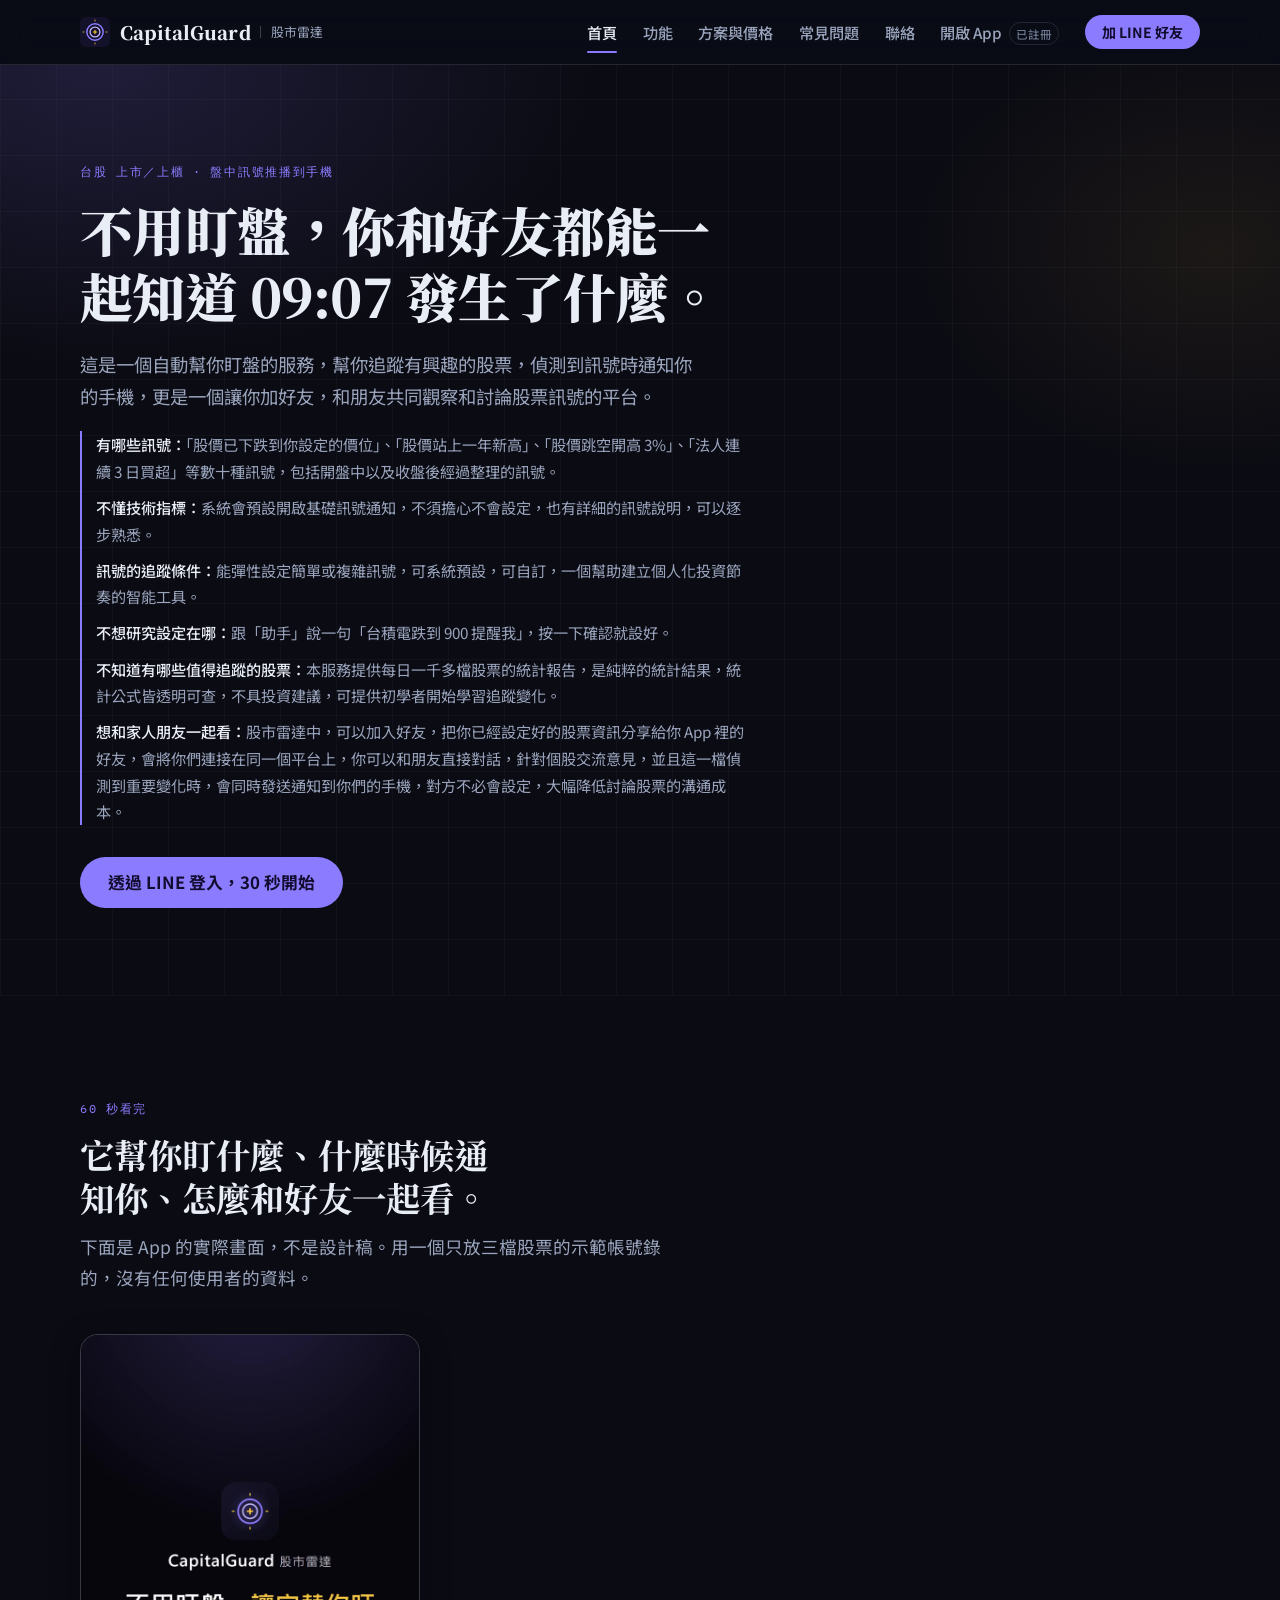
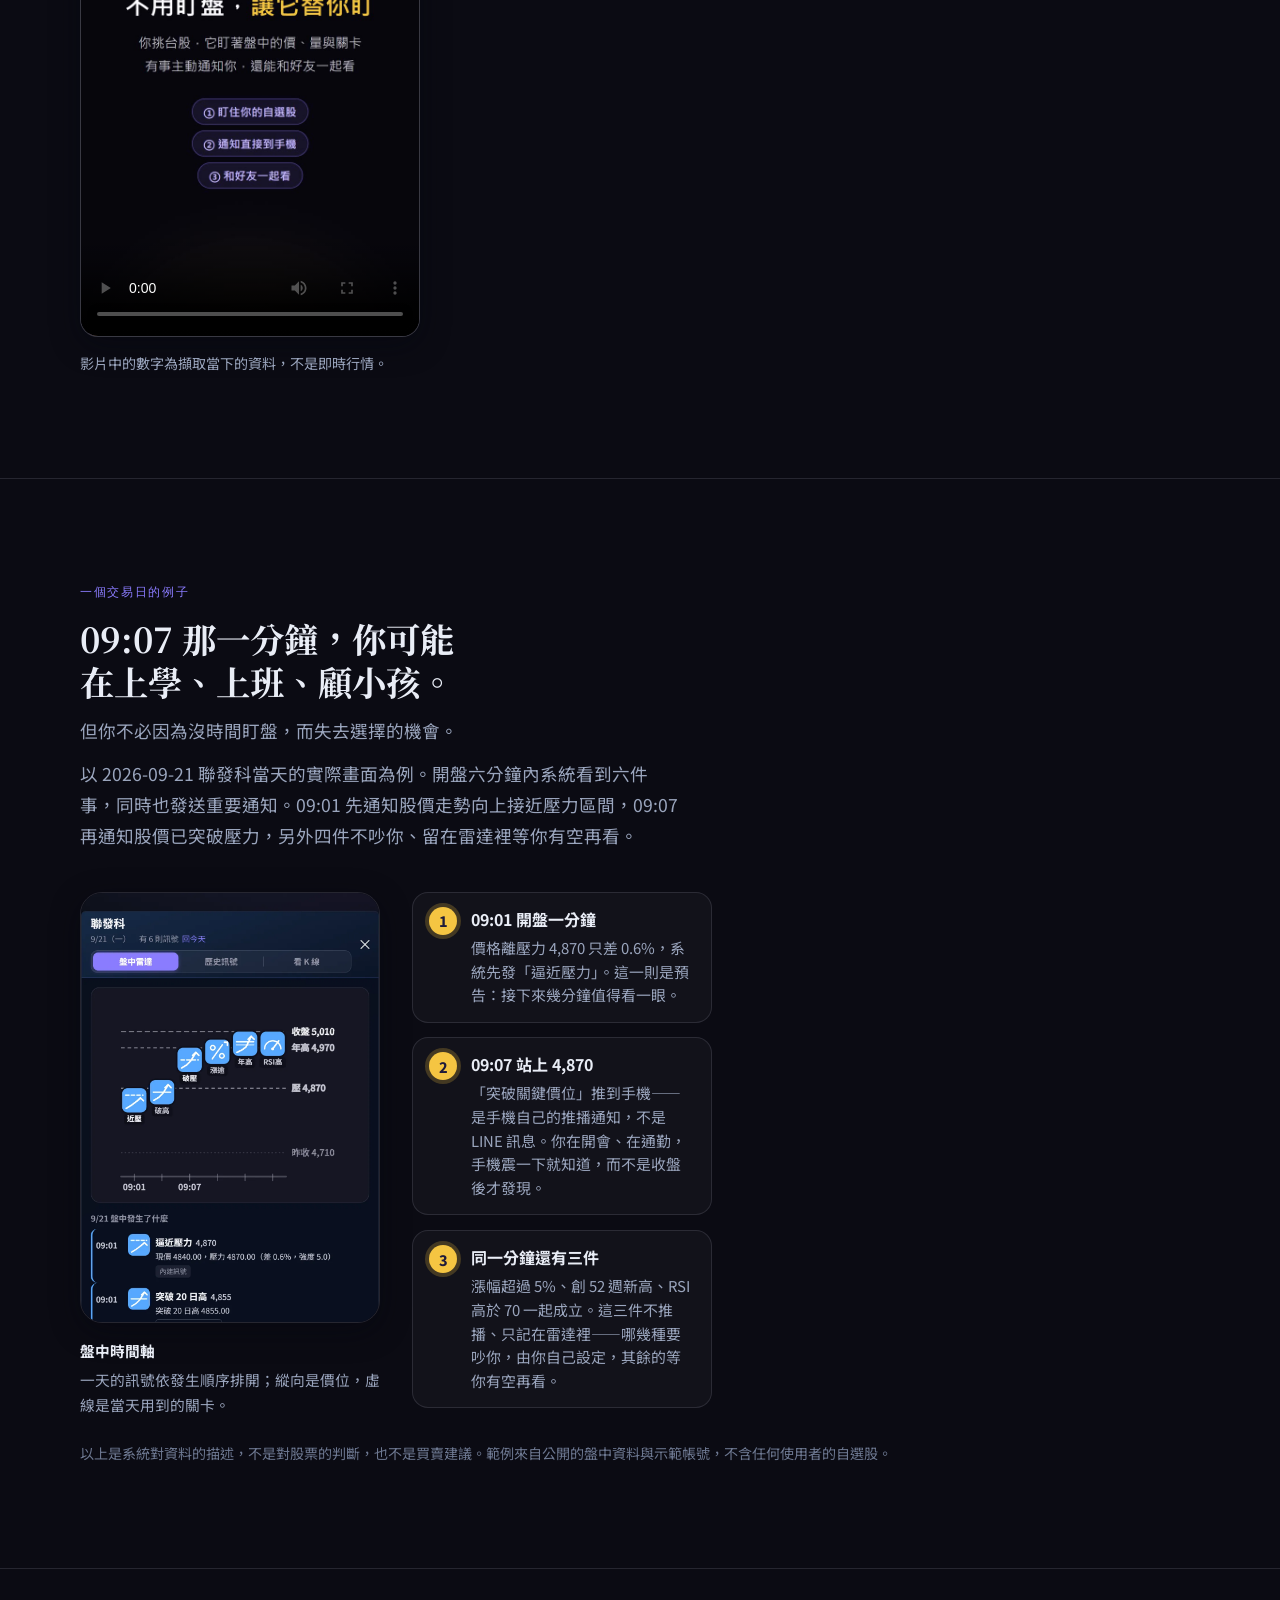
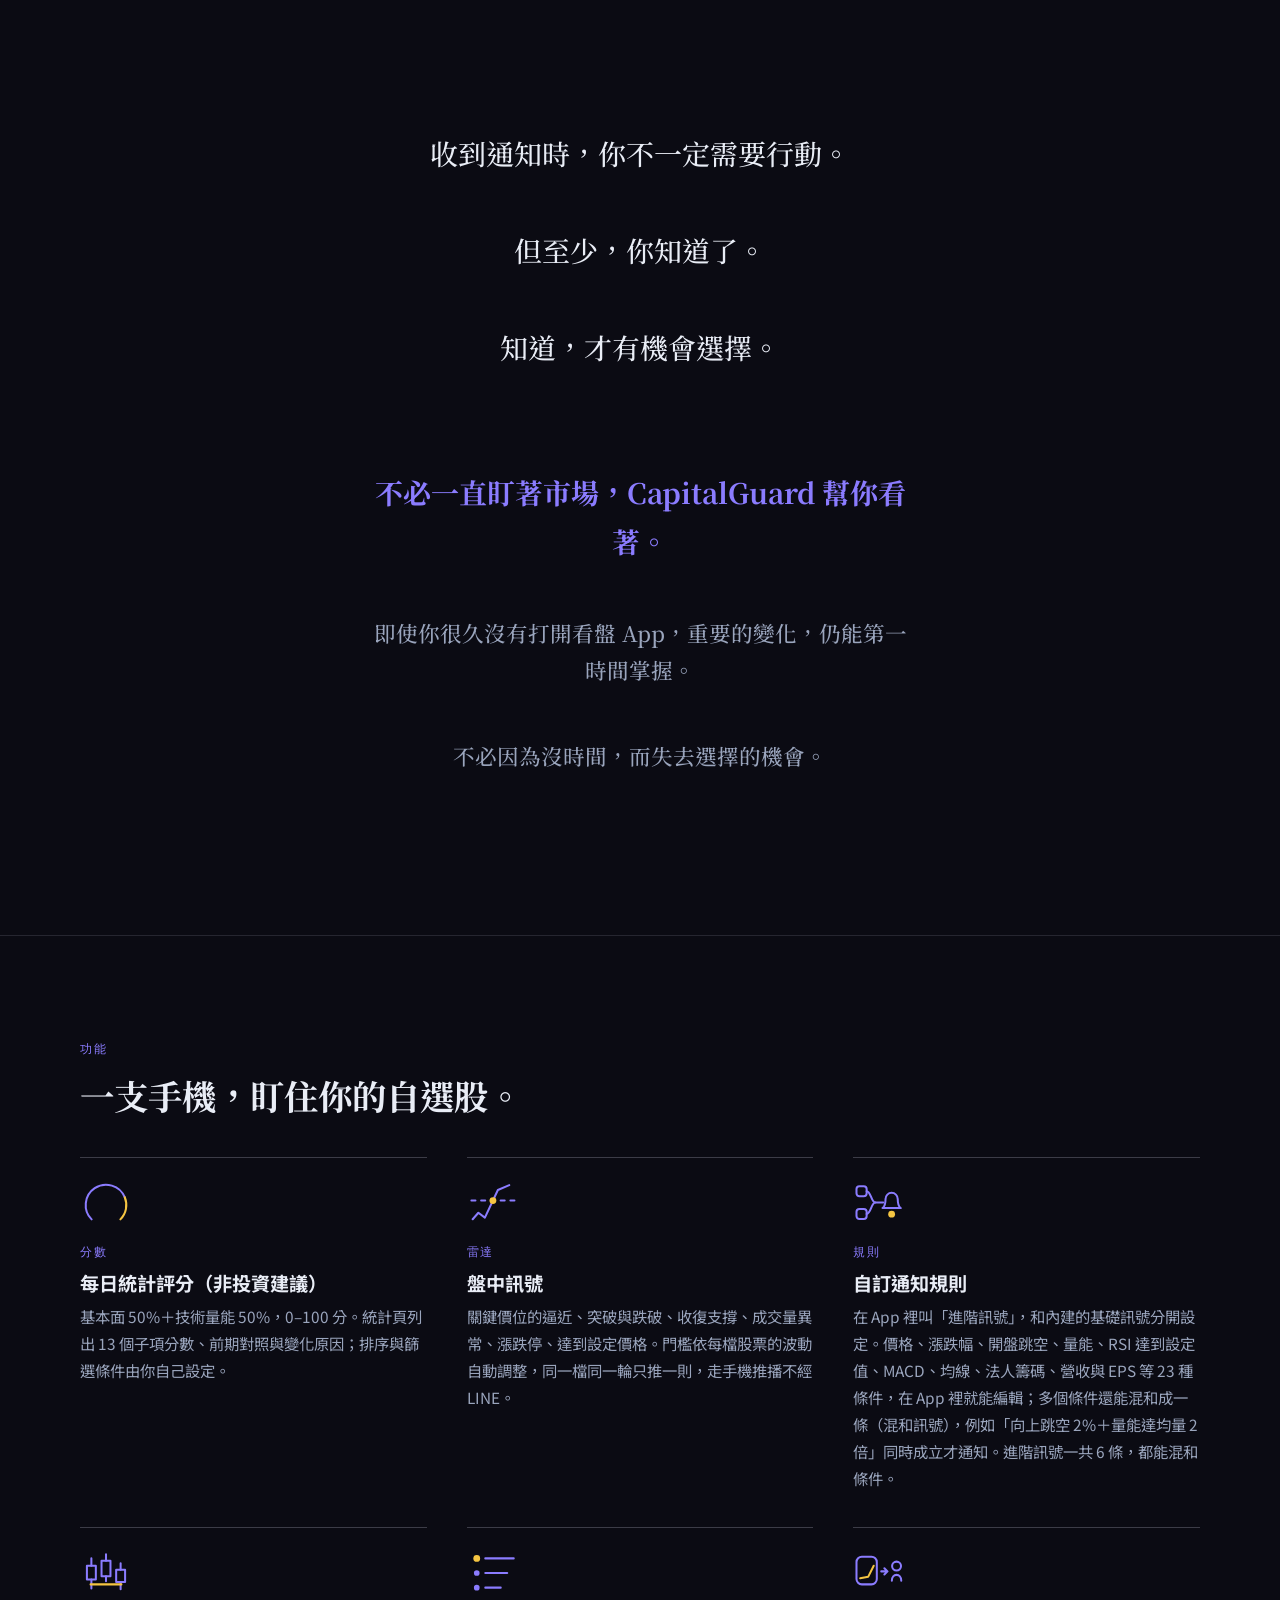
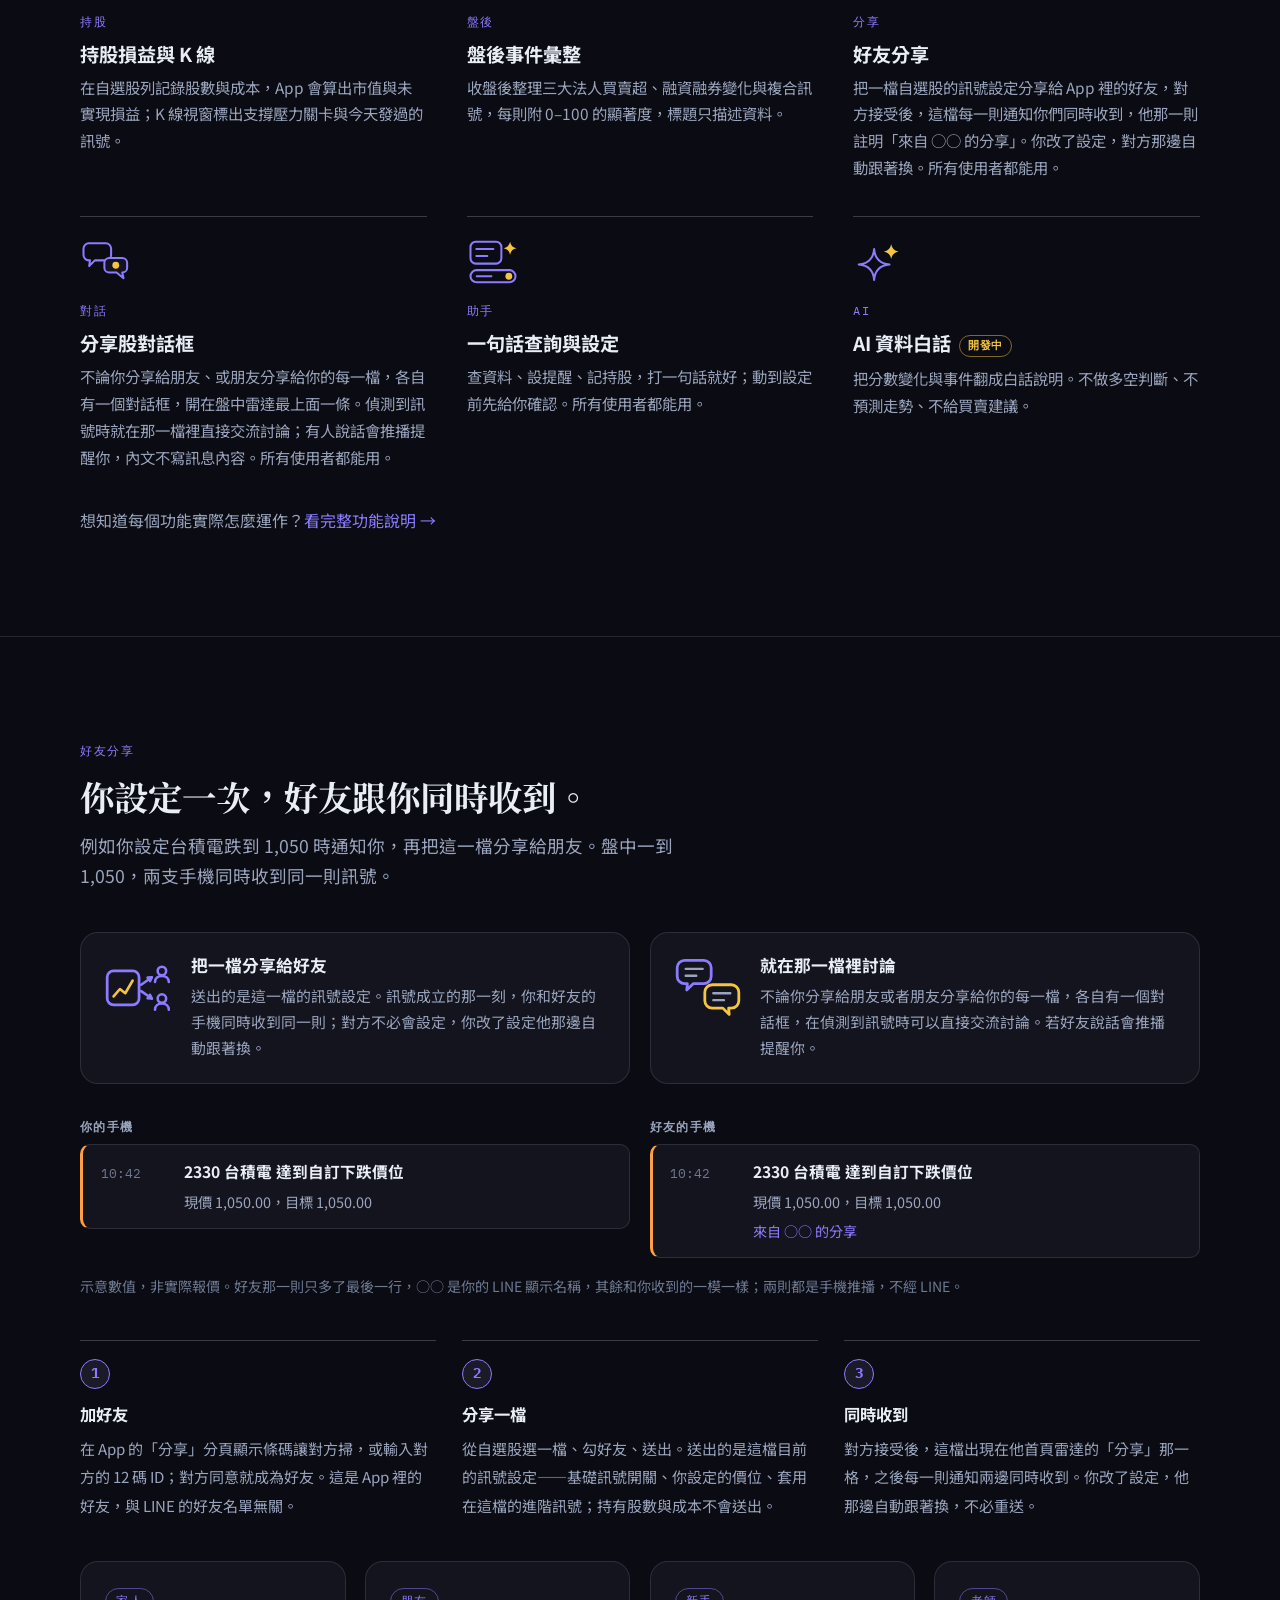
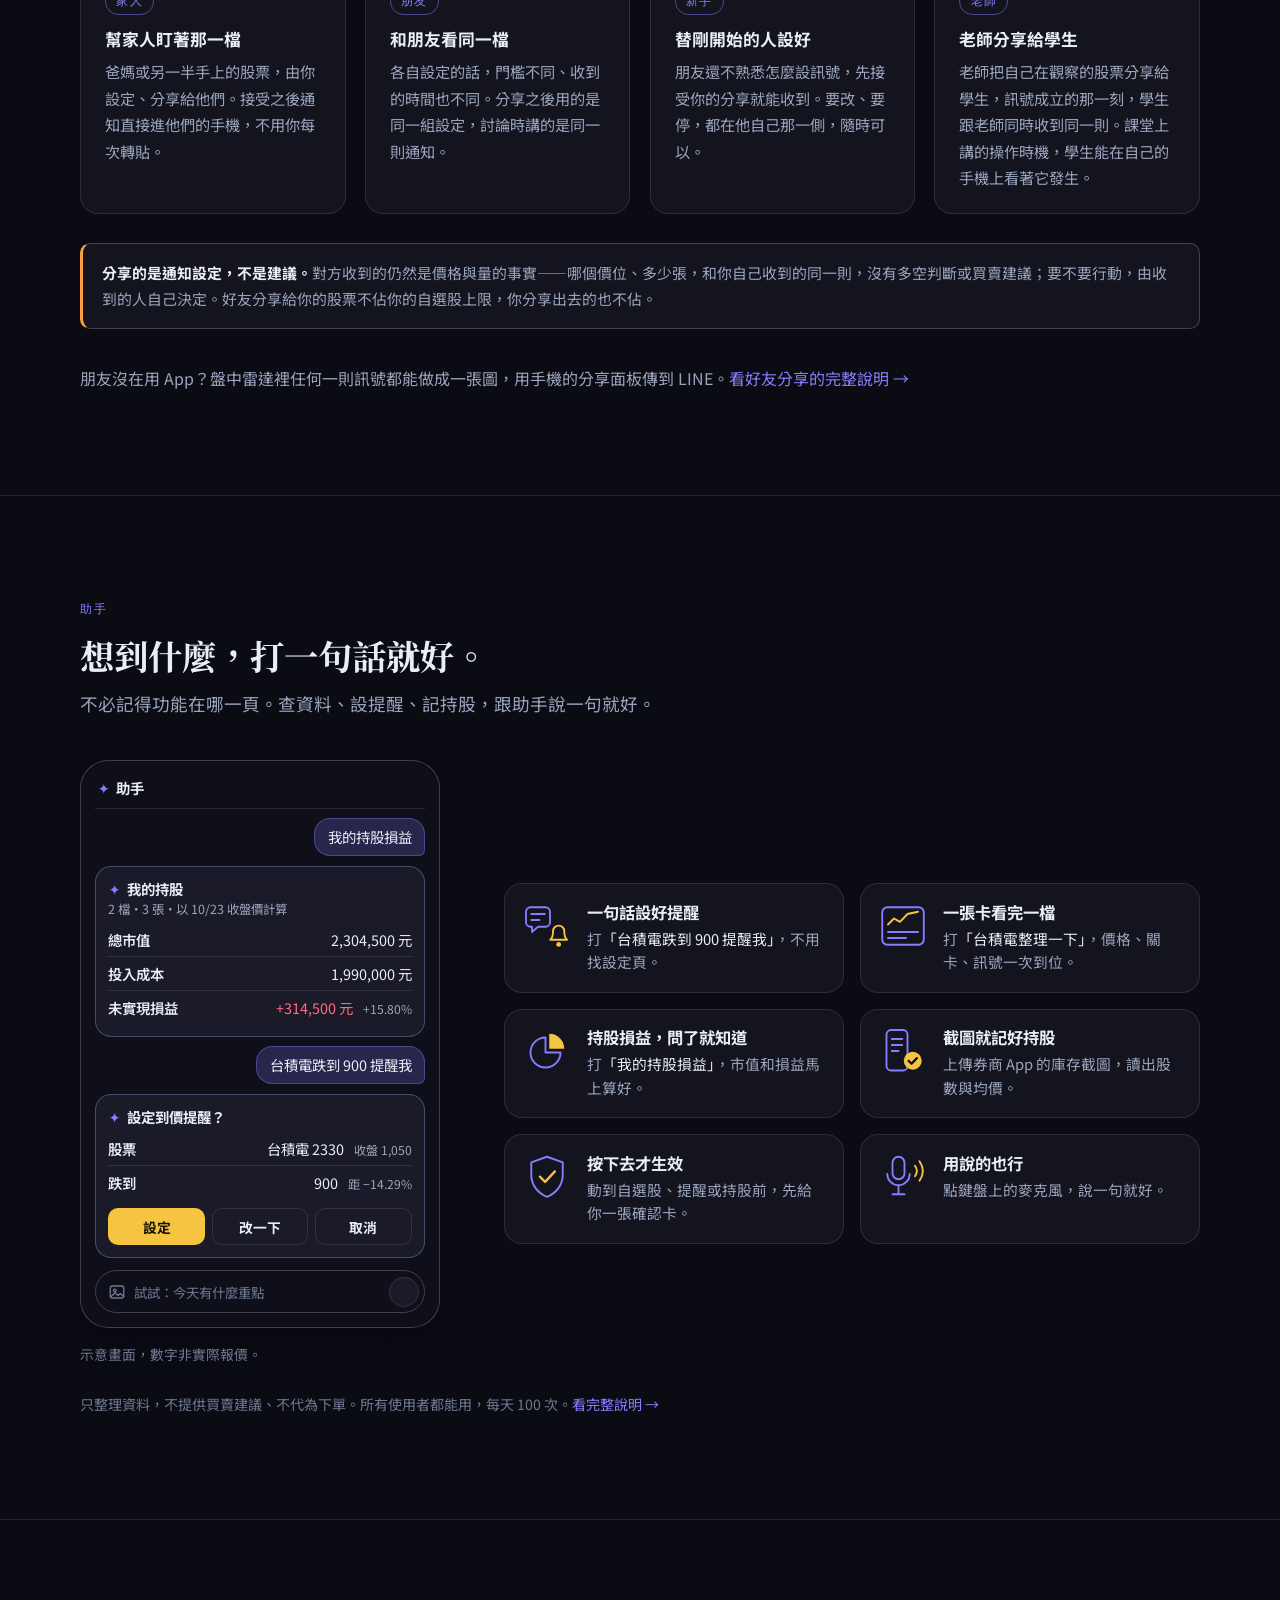
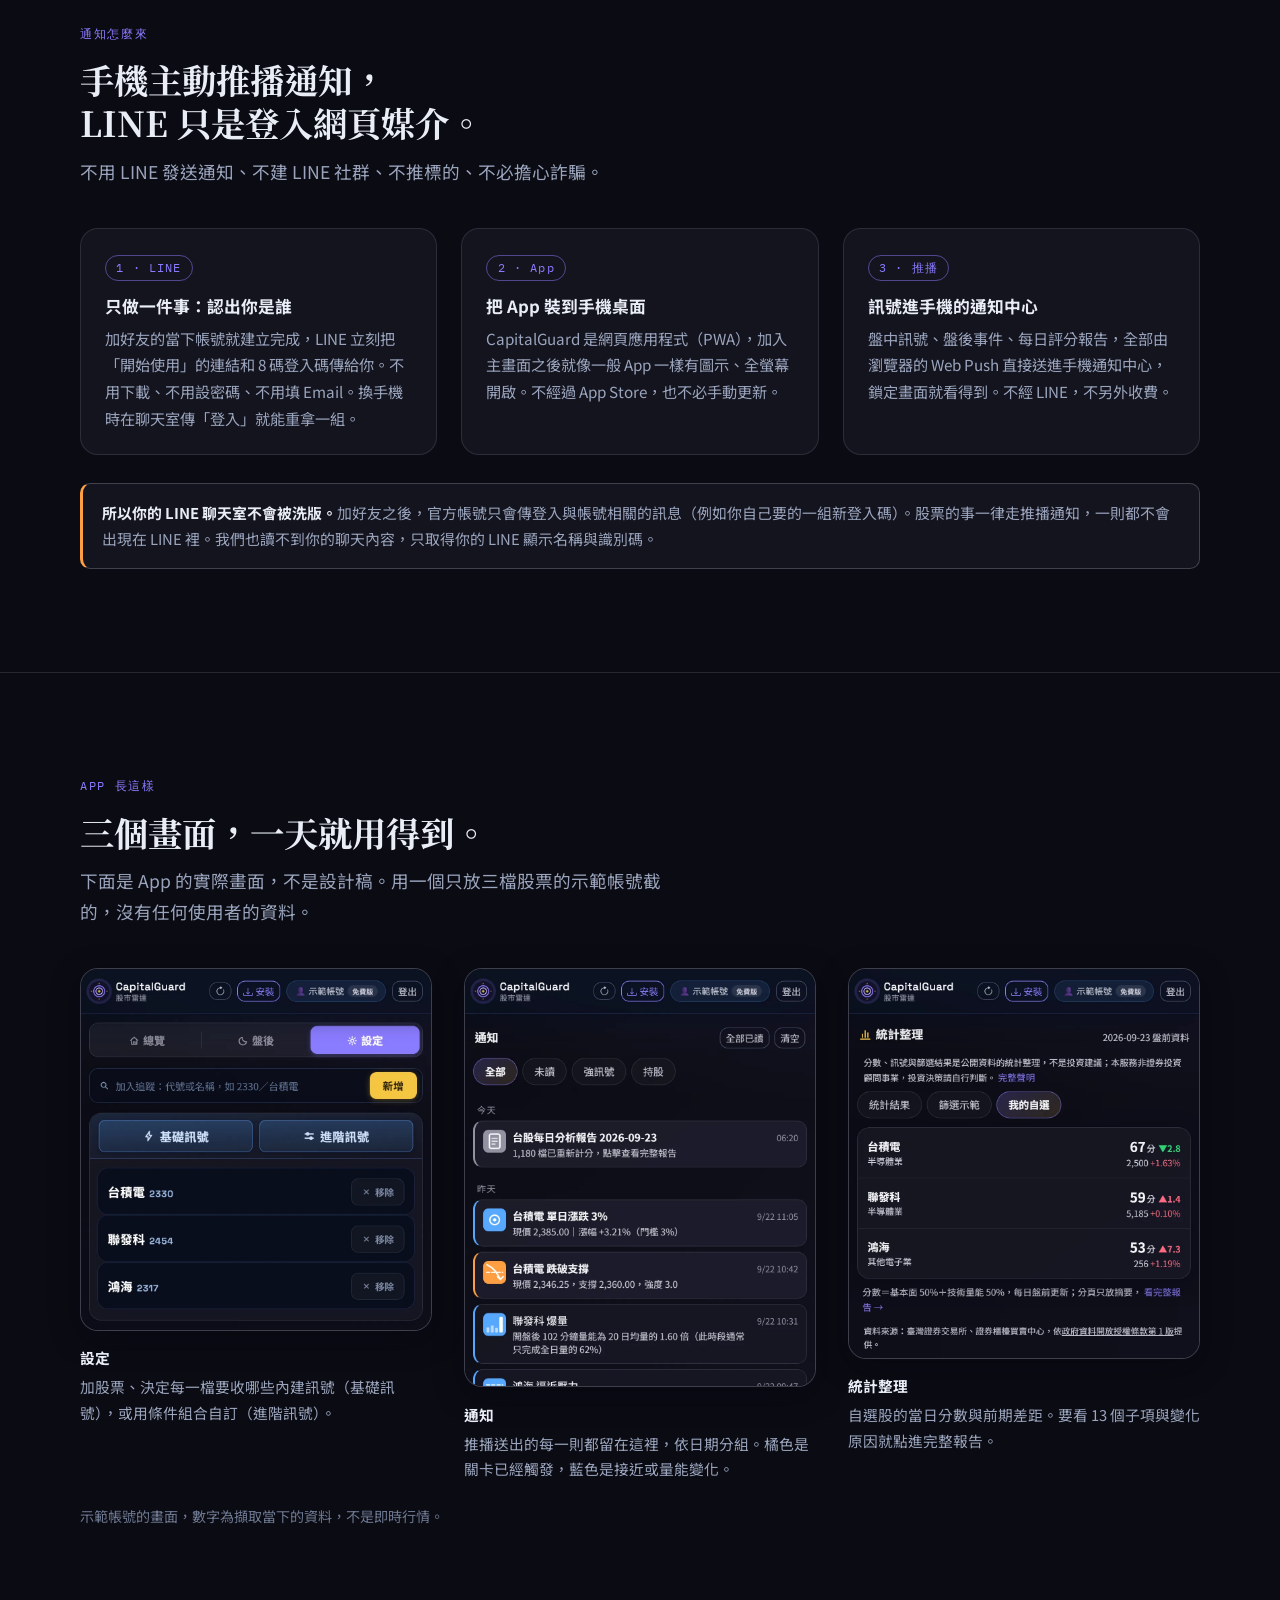
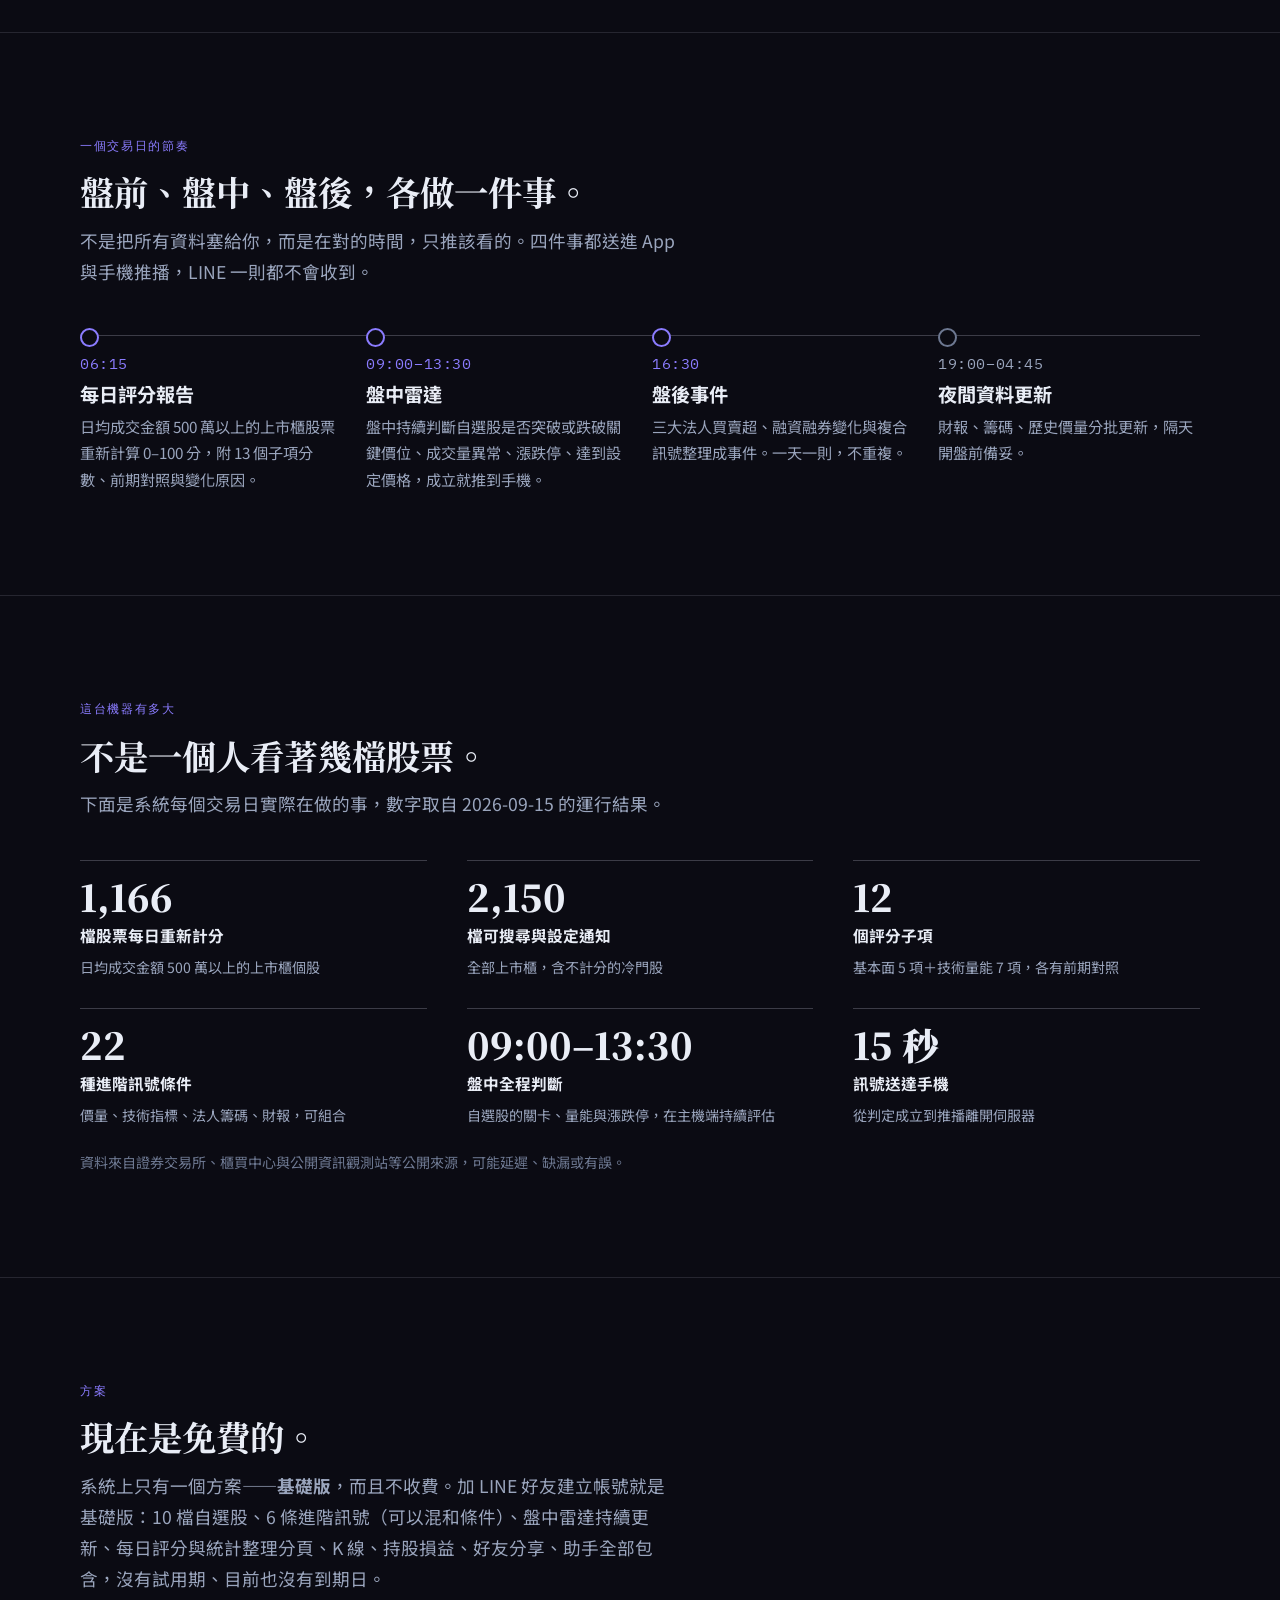
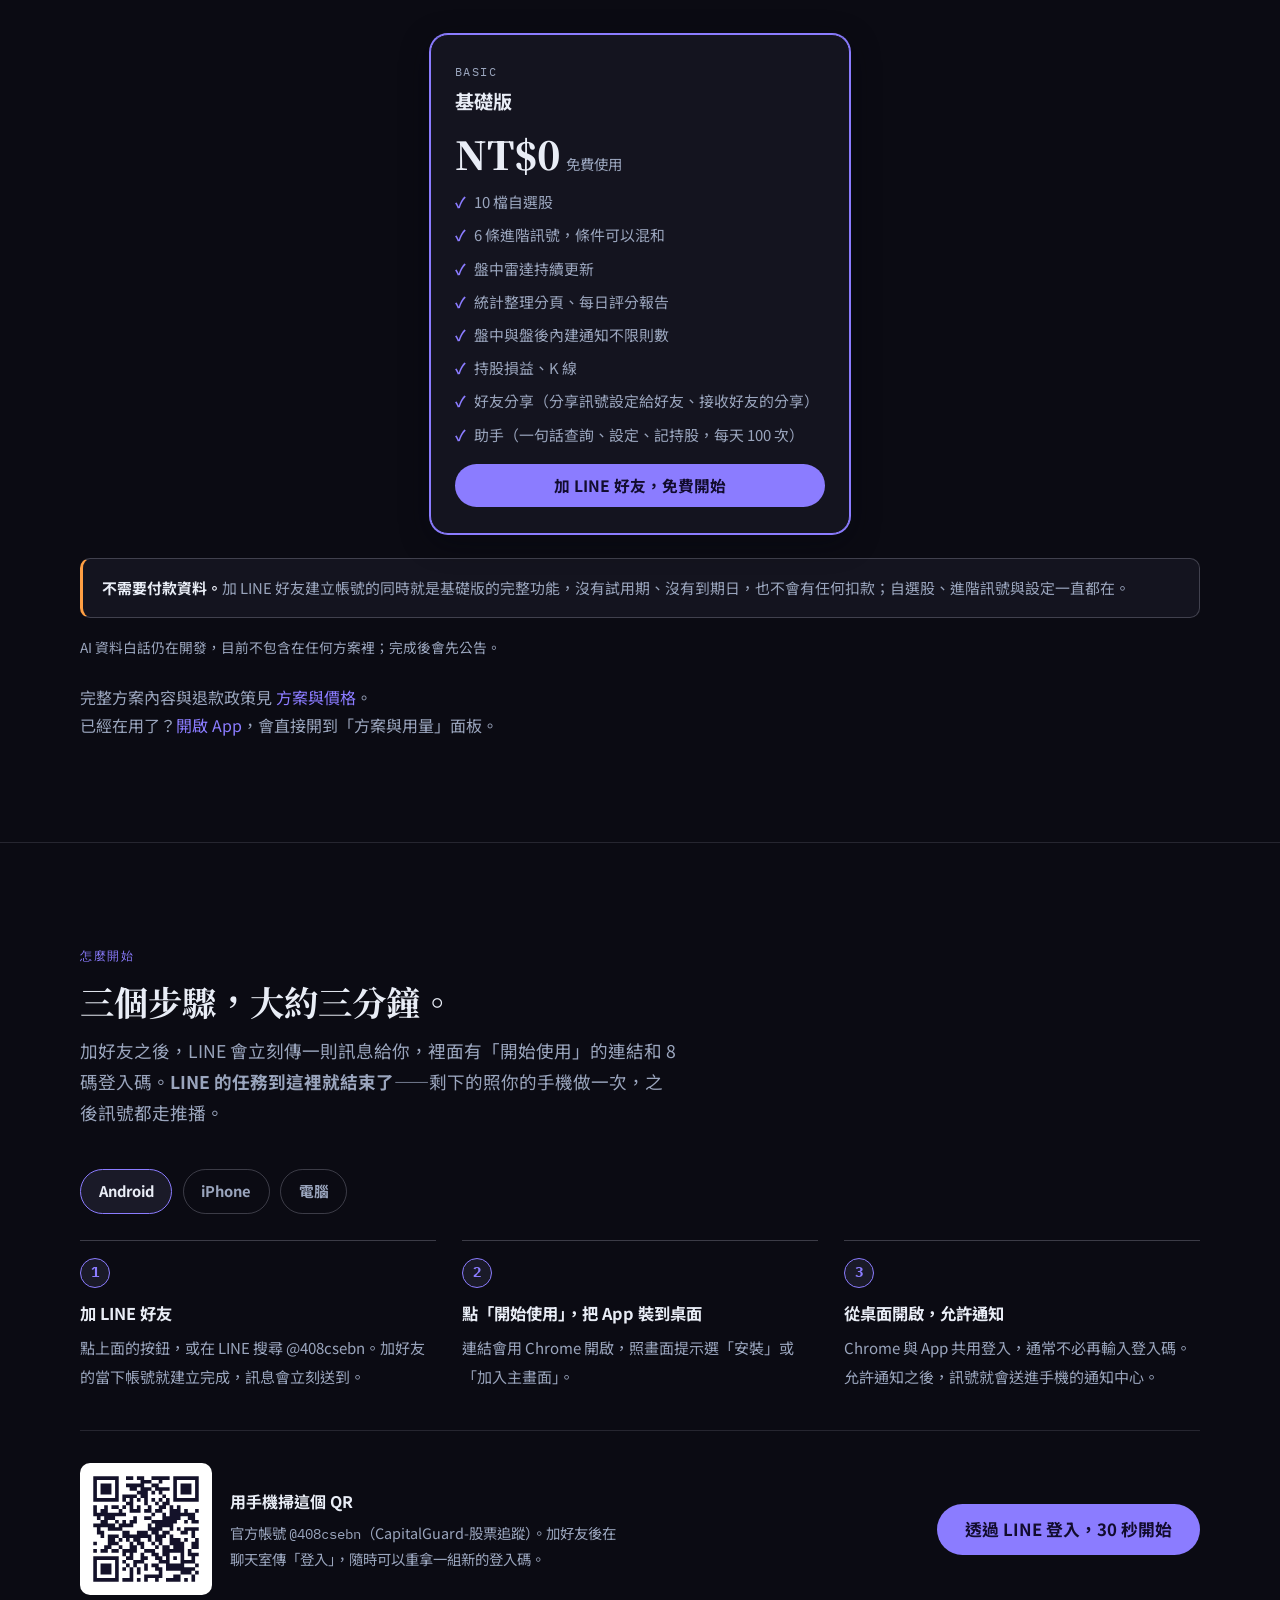
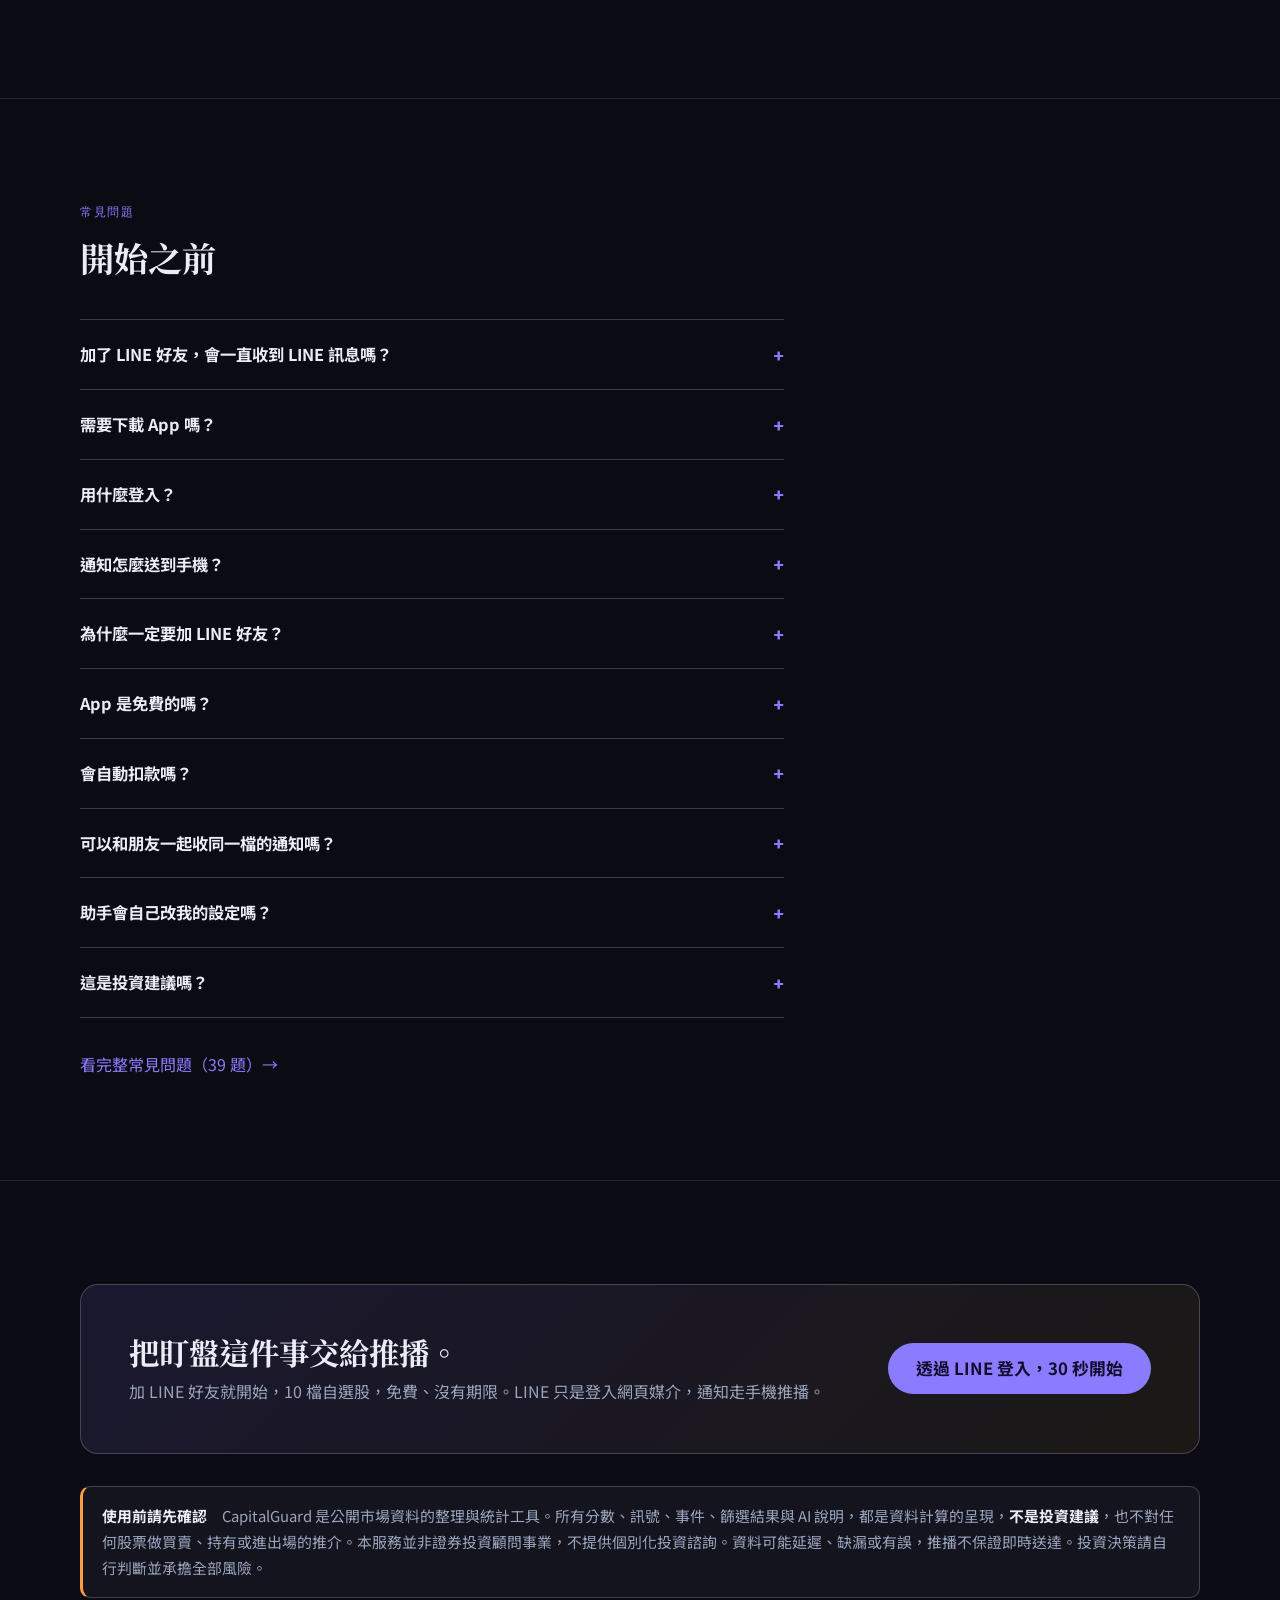
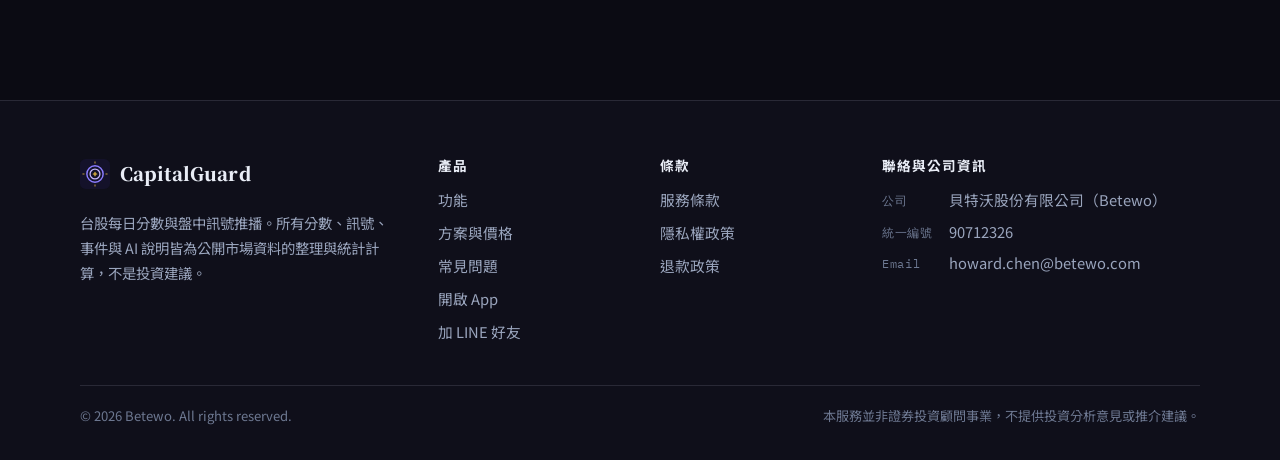
<file: index.html>
<!DOCTYPE html>
<html lang="zh-Hant-TW">
<head>
<meta charset="utf-8">
<meta name="viewport" content="width=device-width, initial-scale=1">
<title>台股盤中訊號推播｜跌破支撐、爆量、漲跌停通知 - CapitalGuard</title>
<meta name="description" content="不用盯盤，也知道盤中發生了什麼。自選股跌破支撐、爆量、漲跌停，條件成立 15 秒內推到手機。LINE 只用來建立帳號，股票通知走手機推播不經 LINE。目前全部功能免費開放，沒有付費方案。">
<link rel="canonical" href="https://betewo-web.github.io/betewo-site/index.html">
<meta property="og:type" content="website">
<meta property="og:site_name" content="CapitalGuard 股市雷達">
<meta property="og:title" content="不用盯盤，你和好友都能一起知道 09:07 發生了什麼。">
<meta property="og:description" content="自選股跌破支撐、爆量、漲跌停，條件成立 15 秒內推到手機。LINE 只用來建立帳號，股票通知走手機推播不經 LINE。目前全部功能免費開放，沒有付費方案。">
<meta property="og:url" content="https://betewo-web.github.io/betewo-site/index.html">
<meta property="og:image" content="https://betewo-web.github.io/betewo-site/og-cover.png?v=2">
<meta property="og:image:width" content="1200">
<meta property="og:image:height" content="630">
<meta name="twitter:card" content="summary_large_image">
<meta name="twitter:image" content="https://betewo-web.github.io/betewo-site/og-cover.png?v=2">
<meta name="theme-color" content="#0f0f1a">
<link rel="icon" href="data:image/svg+xml,%3Csvg%20xmlns%3D%22http%3A%2F%2Fwww.w3.org%2F2000%2Fsvg%22%20viewBox%3D%220%200%20512%20512%22%3E%3Crect%20width%3D%22512%22%20height%3D%22512%22%20rx%3D%2296%22%20fill%3D%22%2314122a%22%2F%3E%3Cg%20fill%3D%22none%22%20stroke-linecap%3D%22round%22%3E%3Ccircle%20cx%3D%22256%22%20cy%3D%22256%22%20r%3D%22139%22%20stroke%3D%22%238b7cff%22%20stroke-width%3D%2225%22%2F%3E%3Ccircle%20cx%3D%22256%22%20cy%3D%22256%22%20r%3D%2284%22%20stroke%3D%22%23c4b5fd%22%20stroke-width%3D%2222%22%2F%3E%3Cpath%20stroke%3D%22%23f5c542%22%20stroke-width%3D%2213%22%20d%3D%22M256%2070V49M442%20256h21M256%20442v21M70%20256H49%22%2F%3E%3Cpath%20stroke%3D%22%23f5c542%22%20stroke-width%3D%2220%22%20d%3D%22M227%20256h58M256%20227v58%22%2F%3E%3C%2Fg%3E%3C%2Fsvg%3E">
<link rel="preconnect" href="https://fonts.googleapis.com">
<link rel="preconnect" href="https://fonts.gstatic.com" crossorigin>
<link rel="stylesheet" href="https://fonts.googleapis.com/css2?family=IBM+Plex+Mono:wght@400;500;700&family=Noto+Sans+TC:wght@400;500;700&family=Noto+Serif+TC:wght@700;900&display=swap">
<link rel="stylesheet" href="site.css?v=20">
</head>
<body>
<header class="site-head">
  <div class="wrap">
    <a class="brand" href="index.html" aria-label="CapitalGuard 首頁"><svg class="brand-mark" viewBox="0 0 512 512" aria-hidden="true"><rect width="512" height="512" rx="96" fill="#14122a"/><g fill="none" stroke-linecap="round"><circle cx="256" cy="256" r="139" stroke="#8b7cff" stroke-width="25"/><circle cx="256" cy="256" r="84" stroke="#c4b5fd" stroke-width="22"/><path stroke="#f5c542" stroke-width="13" d="M256 70V49M442 256h21M256 442v21M70 256H49"/><path stroke="#f5c542" stroke-width="20" d="M227 256h58M256 227v58"/></g></svg><span class="brand-name">CapitalGuard</span><span class="brand-sub">股市雷達</span></a>
    <nav class="site-nav" id="site-nav" aria-label="主選單">
      <a href="index.html" aria-current="page">首頁</a> <a href="features.html">功能</a> <a href="pricing.html">方案與價格</a> <a href="faq.html">常見問題</a> <a href="contact.html">聯絡</a>
      <a class="nav-app" href="https://betewo-web.github.io/CapitalGuard-pages/watchlist.html" data-cg="open-app">開啟 App<small>已註冊</small></a>
      <a class="btn btn-primary btn-sm" href="https://line.me/R/ti/p/@408csebn" data-cg="add-friend-nav">加 LINE 好友</a>
    </nav>
    <button class="nav-toggle" type="button" aria-controls="site-nav" aria-expanded="false">選單</button>
  </div>
</header>
<main>
<section class="hero">
  <div class="wrap">
    <div class="hero-copy">
      <span class="eyebrow">台股 上市／上櫃 · 盤中訊號推播到手機</span>
      <h1>不用盯盤，你和好友都能一起知道 09:07 發生了什麼。</h1>
      <p class="lead">這是一個自動幫你盯盤的服務，幫你追蹤有興趣的股票，偵測到訊號時通知你的手機，更是一個讓你加好友，和朋友共同觀察和討論股票訊號的平台。</p>
      <ul class="hero-who">
        <li><b>有哪些訊號：</b>「股價已下跌到你設定的價位」、「股價站上一年新高」、「股價跳空開高 3%」、「法人連續 3 日買超」等數十種訊號，包括開盤中以及收盤後經過整理的訊號。</li>
        <li><b>不懂技術指標：</b>系統會預設開啟基礎訊號通知，不須擔心不會設定，也有詳細的訊號說明，可以逐步熟悉。</li>
        <li><b>訊號的追蹤條件：</b>能彈性設定簡單或複雜訊號，可系統預設，可自訂，一個幫助建立個人化投資節奏的智能工具。</li>
        <li><b>不想研究設定在哪：</b>跟「助手」說一句<span class="ask-say">「台積電跌到 900 提醒我」</span>，按一下確認就設好。</li>
        <li><b>不知道有哪些值得追蹤的股票：</b>本服務提供每日一千多檔股票的統計報告，是純粹的統計結果，統計公式皆透明可查，不具投資建議，可提供初學者開始學習追蹤變化。</li>
        <li><b>想和家人朋友一起看：</b>股市雷達中，可以加入好友，把你已經設定好的股票資訊分享給你 App 裡的好友，會將你們連接在同一個平台上，你可以和朋友直接對話，針對個股交流意見，並且這一檔偵測到重要變化時，會同時發送通知到你們的手機，對方不必會設定，大幅降低討論股票的溝通成本。</li>
      </ul>
      <div class="hero-cta">
        <a class="btn btn-primary btn-lg" href="https://line.me/R/ti/p/@408csebn" data-cg="add-friend-hero">透過 LINE 登入，30 秒開始</a>
      </div>
    </div>
  </div>
</section>

<section class="section" id="video">
  <div class="wrap">
    <div class="section-head">
      <span class="eyebrow">60 秒看完</span>
      <h2>它幫你盯什麼、什麼時候通知你、怎麼和好友一起看。</h2>
      <p class="lead">下面是 App 的實際畫面，不是設計稿。用一個只放三檔股票的示範帳號錄的，沒有任何使用者的資料。</p>
    </div>
    <figure class="promo">
      <video controls playsinline preload="metadata" poster="promo-poster.jpg"
             width="720" height="1280" data-cg="promo-play">
        <source src="promo-60s.mp4" type="video/mp4">
        你的瀏覽器不支援內嵌影片，<a href="promo-60s.mp4">可以直接下載觀看</a>。
      </video>
      <figcaption>影片中的數字為擷取當下的資料，不是即時行情。</figcaption>
    </figure>
  </div>
</section>

<section class="section" id="example">
  <div class="wrap">
    <div class="section-head">
      <span class="eyebrow">一個交易日的例子</span>
      <h2>09:07 那一分鐘，你可能在上學、上班、顧小孩。</h2>
      <p class="lead">但你不必因為沒時間盯盤，而失去選擇的機會。</p>
      <p class="lead">以 2026-09-21 聯發科當天的實際畫面為例。開盤六分鐘內系統看到六件事，同時也發送重要通知。09:01 先通知股價走勢向上接近壓力區間，09:07 再通知股價已突破壓力，另外四件不吵你、留在雷達裡等你有空再看。</p>
    </div>
    <div class="example">
      <figure>
        <img src="shot-example-timeline.webp" width="1040" height="1500" loading="lazy" decoding="async"
             alt="盤中時間軸畫面：2026-09-21 聯發科 09:01 逼近壓力、突破 20 日高，09:07 突破關鍵價位、漲幅超過 5%、創 52 週新高、RSI 高於 70，依發生順序排在圖上與清單裡">
        <figcaption><b>盤中時間軸</b>一天的訊號依發生順序排開；縱向是價位，虛線是當天用到的關卡。</figcaption>
      </figure>
      <ol class="example-calls">
        <li><span class="pin">1</span><div><b>09:01 開盤一分鐘</b>價格離壓力 4,870 只差 0.6%，系統先發「逼近壓力」。這一則是預告：接下來幾分鐘值得看一眼。</div></li>
        <li><span class="pin">2</span><div><b>09:07 站上 4,870</b>「突破關鍵價位」推到手機——是手機自己的推播通知，不是 LINE 訊息。你在開會、在通勤，手機震一下就知道，而不是收盤後才發現。</div></li>
        <li><span class="pin">3</span><div><b>同一分鐘還有三件</b>漲幅超過 5%、創 52 週新高、RSI 高於 70 一起成立。這三件不推播、只記在雷達裡——哪幾種要吵你，由你自己設定，其餘的等你有空再看。</div></li>
      </ol>
    </div>
    <p class="dim" style="margin-top:1.4rem;font-size:0.88rem">以上是系統對資料的描述，不是對股票的判斷，也不是買賣建議。範例來自公開的盤中資料與示範帳號，不含任何使用者的自選股。</p>
  </div>
</section>

<section class="section pause" id="pause">
  <div class="wrap">
    <p>收到通知時，你不一定需要行動。</p>
    <p>但至少，你知道了。</p>
    <p>知道，才有機會選擇。</p>
    <p class="pause-brand">不必一直盯著市場，CapitalGuard 幫你看著。</p>
    <p>即使你很久沒有打開看盤 App，重要的變化，仍能第一時間掌握。</p>
    <p>不必因為沒時間，而失去選擇的機會。</p>
  </div>
</section>

<section class="section" id="features">
  <div class="wrap">
    <div class="section-head">
      <span class="eyebrow">功能</span>
      <h2>一支手機，盯住你的自選股。</h2>
    </div>
    <div class="features">
      <div class="feature">
        <svg class="feature-art" viewBox="0 0 64 64" fill="none" stroke-linecap="round" stroke-linejoin="round" aria-hidden="true"> <path d="M14.32 52.18A25 25 0 1 1 55.1 24.93" stroke="var(--accent)" stroke-width="2.5"/> <path d="M55.1 24.93A25 25 0 0 1 49.68 52.18" stroke="var(--accent-2)" stroke-width="2.5"/> </svg>
        <span class="eyebrow">分數</span>
        <h3>每日統計評分（非投資建議）</h3>
        <p>基本面 50%＋技術量能 50%，0–100 分。統計頁列出 13 個子項分數、前期對照與變化原因；排序與篩選條件由你自己設定。</p>
      </div>
      <div class="feature">
        <svg class="feature-art" viewBox="0 0 64 64" fill="none" stroke-linecap="round" stroke-linejoin="round" aria-hidden="true"> <path d="M5.4 29H58.4" stroke="var(--accent)" stroke-width="2.5" stroke-dasharray="5 7"/> <path d="M7 52L14 44L22 50L38 16L52 10" stroke="var(--accent)" stroke-width="2.5"/> <circle cx="31.9" cy="29" r="4.2" fill="var(--accent-2)" stroke="none"/> </svg>
        <span class="eyebrow">雷達</span>
        <h3>盤中訊號</h3>
        <p>關鍵價位的逼近、突破與跌破、收復支撐、成交量異常、漲跌停、達到設定價格。門檻依每檔股票的波動自動調整，同一檔同一輪只推一則，走手機推播不經 LINE。</p>
      </div>
      <div class="feature">
        <svg class="feature-art" viewBox="0 0 64 64" fill="none" stroke-linecap="round" stroke-linejoin="round" aria-hidden="true"> <rect x="4.3" y="11.25" width="12.5" height="12.5" rx="3.6" stroke="var(--accent)" stroke-width="2.5"/> <rect x="4.3" y="39.25" width="12.5" height="12.5" rx="3.6" stroke="var(--accent)" stroke-width="2.5"/> <path d="M16.8 17.5C22 17.5 22.5 31.5 27.5 31.5H37.2" stroke="var(--accent)" stroke-width="2.5"/> <path d="M16.8 45.5C22 45.5 22.5 31.5 27.5 31.5" stroke="var(--accent)" stroke-width="2.5"/> <path d="M40.05 27A7.5 7.5 0 0 1 55.05 27C55.05 35.75 58.8 38.25 58.8 38.25H36.3C36.3 38.25 40.05 35.75 40.05 27Z" stroke="var(--accent)" stroke-width="2.5"/> <circle cx="47.55" cy="45.7" r="4.2" fill="var(--accent-2)" stroke="none"/> </svg>
        <span class="eyebrow">規則</span>
        <h3>自訂通知規則</h3>
        <p>在 App 裡叫「進階訊號」，和內建的基礎訊號分開設定。價格、漲跌幅、開盤跳空、量能、RSI 達到設定值、MACD、均線、法人籌碼、營收與 EPS 等 23 種條件，在 App 裡就能編輯；多個條件還能混和成一條（混和訊號），例如「向上跳空 2%＋量能達均量 2 倍」同時成立才通知。進階訊號一共 6 條，都能混和條件。</p>
      </div>
      <div class="feature">
        <svg class="feature-art" viewBox="0 0 64 64" fill="none" stroke-linecap="round" stroke-linejoin="round" aria-hidden="true"> <path d="M14 14V23M14 40V51" stroke="var(--accent)" stroke-width="2.5"/> <rect x="8.5" y="23" width="11" height="17" stroke="var(--accent)" stroke-width="2.5"/> <path d="M32 9V17M32 36V42" stroke="var(--accent)" stroke-width="2.5"/> <rect x="26.5" y="17" width="11" height="19" stroke="var(--accent)" stroke-width="2.5"/> <path d="M50 20V28M50 43V52" stroke="var(--accent)" stroke-width="2.5"/> <rect x="44.5" y="28" width="11" height="15" stroke="var(--accent)" stroke-width="2.5"/> <path d="M13 46H51" stroke="var(--accent-2)" stroke-width="2.5"/> </svg>
        <span class="eyebrow">持股</span>
        <h3>持股損益與 K 線</h3>
        <p>在自選股列記錄股數與成本，App 會算出市值與未實現損益；K 線視窗標出支撐壓力關卡與今天發過的訊號。</p>
      </div>
      <div class="feature">
        <svg class="feature-art" viewBox="0 0 64 64" fill="none" stroke-linecap="round" stroke-linejoin="round" aria-hidden="true"> <circle cx="12" cy="14" r="4.2" fill="var(--accent-2)" stroke="none"/> <path d="M22.5 14H57.5" stroke="var(--accent)" stroke-width="2.5"/> <circle cx="12" cy="32" r="3.5" fill="var(--accent)" stroke="none"/> <path d="M22.5 32H49.5" stroke="var(--accent)" stroke-width="2.5"/> <circle cx="12" cy="50" r="3.5" fill="var(--accent)" stroke="none"/> <path d="M22.5 50H41.5" stroke="var(--accent)" stroke-width="2.5"/> </svg>
        <span class="eyebrow">盤後</span>
        <h3>盤後事件彙整</h3>
        <p>收盤後整理三大法人買賣超、融資融券變化與複合訊號，每則附 0–100 的顯著度，標題只描述資料。</p>
      </div>
      <div class="feature">
        <svg class="feature-art" viewBox="0 0 64 64" fill="none" stroke-linecap="round" stroke-linejoin="round" aria-hidden="true"> <rect x="4.3" y="12" width="25" height="34" rx="6.5" stroke="var(--accent)" stroke-width="2.5"/> <path d="M8.8 38.5L18.8 36.5L25.5 23" stroke="var(--accent-2)" stroke-width="2.5"/> <path d="M34.75 30H42M38.6 26.1L42.5 30L38.6 33.9" stroke="var(--accent)" stroke-width="2.5"/> <circle cx="53.6" cy="23.5" r="5.5" stroke="var(--accent)" stroke-width="2.5"/> <path d="M47.8 41.5C47.8 36.9 50.4 34.3 53.6 34.3C56.8 34.3 59.4 36.9 59.4 41.5" stroke="var(--accent)" stroke-width="2.5"/> </svg>
        <span class="eyebrow">分享</span>
        <h3>好友分享</h3>
        <p>把一檔自選股的訊號設定分享給 App 裡的好友，對方接受後，這檔每一則通知你們同時收到，他那一則註明「來自 ○○ 的分享」。你改了設定，對方那邊自動跟著換。所有使用者都能用。</p>
      </div>
      <div class="feature">
        <svg class="feature-art" viewBox="0 0 64 64" fill="none" stroke-linecap="round" stroke-linejoin="round" aria-hidden="true"> <path d="M10.8 9H31.8A6.5 6.5 0 0 1 38.3 15.5V23.5A6.5 6.5 0 0 1 31.8 30H18.3L11.3 37L12.3 30H10.8A6.5 6.5 0 0 1 4.3 23.5V15.5A6.5 6.5 0 0 1 10.8 9Z" stroke="var(--accent)" stroke-width="2.5"/> <path d="M36 27H52A6 6 0 0 1 58 33V39A6 6 0 0 1 52 45L53.5 52L45 45H36A6 6 0 0 1 30 39V33A6 6 0 0 1 36 27Z" fill="var(--surface)" stroke="var(--accent)" stroke-width="2.5"/> <circle cx="44" cy="36" r="4.2" fill="var(--accent-2)" stroke="none"/> </svg>
        <span class="eyebrow">對話</span>
        <h3>分享股對話框</h3>
        <p>不論你分享給朋友、或朋友分享給你的每一檔，各自有一個對話框，開在盤中雷達最上面一條。偵測到訊號時就在那一檔裡直接交流討論；有人說話會推播提醒你，內文不寫訊息內容。所有使用者都能用。</p>
      </div>
      <div class="feature">
        <svg class="feature-art" viewBox="0 0 64 64" fill="none" stroke-linecap="round" stroke-linejoin="round" aria-hidden="true"> <rect x="4.3" y="7" width="38" height="27" rx="6.5" stroke="var(--accent)" stroke-width="2.5"/> <path d="M11.5 16H32.5M11.5 24.5H25" stroke="var(--accent)" stroke-width="2.5"/> <path d="M53 7Q54.2 13.8 61 15Q54.2 16.2 53 23Q51.8 16.2 45 15Q51.8 13.8 53 7Z" fill="var(--accent-2)" stroke="none"/> <rect x="4.3" y="42" width="55.4" height="15" rx="7.5" stroke="var(--accent)" stroke-width="2.5"/> <path d="M12 49.5H30" stroke="var(--accent)" stroke-width="2.5"/> <circle cx="51.5" cy="49.5" r="4.2" fill="var(--accent-2)" stroke="none"/> </svg>
        <span class="eyebrow">助手</span>
        <h3>一句話查詢與設定</h3>
        <p>查資料、設提醒、記持股，打一句話就好；動到設定前先給你確認。所有使用者都能用。</p>
      </div>
      <div class="feature">
        <svg class="feature-art" viewBox="0 0 64 64" fill="none" stroke-linecap="round" stroke-linejoin="round" aria-hidden="true"> <path d="M26 16Q27.4 33.6 45 35Q27.4 36.4 26 54Q24.6 36.4 7 35Q24.6 33.6 26 16Z" stroke="var(--accent)" stroke-width="2.5"/> <path d="M47 10Q48.4 17.6 56 19Q48.4 20.4 47 28Q45.6 20.4 38 19Q45.6 17.6 47 10Z" fill="var(--accent-2)" stroke="none"/> </svg>
        <span class="eyebrow">AI</span>
        <h3>AI 資料白話<span class="tag tag-soon">開發中</span></h3>
        <p>把分數變化與事件翻成白話說明。不做多空判斷、不預測走勢、不給買賣建議。</p>
      </div>
    </div>
    <p class="section-more">想知道每個功能實際怎麼運作？<a href="features.html">看完整功能說明 →</a></p>
  </div>
</section>

<section class="section" id="share">
  <div class="wrap">
    <div class="section-head">
      <span class="eyebrow">好友分享</span>
      <h2>你設定一次，好友跟你同時收到。</h2>
      <p class="lead">例如你設定台積電跌到 1,050 時通知你，再把這一檔分享給朋友。盤中一到 1,050，兩支手機同時收到同一則訊號。</p>
    </div>
    <div class="share-icons">
      <div class="share-icon">
        <svg class="share-icon-art" viewBox="0 0 64 64" fill="none" stroke-linecap="round" stroke-linejoin="round" aria-hidden="true"><rect x="3" y="15" width="30" height="32" rx="6" stroke="var(--accent)" stroke-width="2.6"/><path d="M9 39 15 32 20 36 27 24" stroke="var(--accent-2)" stroke-width="2.4"/><path d="M35 28 45 21" stroke="var(--accent)" stroke-width="2.4"/><path d="M41 21.3 45 21 43.3 24.6" stroke="var(--accent)" stroke-width="2.4"/><path d="M35 34 45 41" stroke="var(--accent)" stroke-width="2.4"/><path d="M41 40.7 45 41 43.3 37.4" stroke="var(--accent)" stroke-width="2.4"/><circle cx="54.5" cy="15" r="4" stroke="var(--accent)" stroke-width="2.4"/><path d="M48 25.5c0-3.6 2.9-5.8 6.5-5.8s6.5 2.2 6.5 5.8" stroke="var(--accent)" stroke-width="2.4"/><circle cx="54.5" cy="41" r="4" stroke="var(--accent)" stroke-width="2.4"/><path d="M48 51.5c0-3.6 2.9-5.8 6.5-5.8s6.5 2.2 6.5 5.8" stroke="var(--accent)" stroke-width="2.4"/></svg>
        <div>
          <h3>把一檔分享給好友</h3>
          <p>送出的是這一檔的訊號設定。訊號成立的那一刻，你和好友的手機同時收到同一則；對方不必會設定，你改了設定他那邊自動跟著換。</p>
        </div>
      </div>
      <div class="share-icon">
        <svg class="share-icon-art" viewBox="0 0 64 64" fill="none" stroke-linecap="round" stroke-linejoin="round" aria-hidden="true"><path d="M10 5h18a7 7 0 0 1 7 7v8a7 7 0 0 1-7 7H18l-6 6 .6-6H10a7 7 0 0 1-7-7v-8a7 7 0 0 1 7-7Z" stroke="var(--accent)" stroke-width="2.6"/><path d="M11 13h16M11 19.5h10" stroke="var(--muted)" stroke-width="2.2"/><path d="M36 28h18a7 7 0 0 1 7 7v8a7 7 0 0 1-7 7h-2.6l.6 6-6-6H36a7 7 0 0 1-7-7v-8a7 7 0 0 1 7-7Z" stroke="var(--accent-2)" stroke-width="2.6"/><path d="M37 36h16M37 42.5h10" stroke="var(--muted)" stroke-width="2.2"/></svg>
        <div>
          <h3>就在那一檔裡討論</h3>
          <p>不論你分享給朋友或者朋友分享給你的每一檔，各自有一個對話框，在偵測到訊號時可以直接交流討論。若好友說話會推播提醒你。</p>
        </div>
      </div>
    </div>
    <div class="share-pair">
      <div>
        <h4>你的手機</h4>
        <ul class="msg-list">
          <li data-sev="orange">
            <span class="msg-time">10:42</span>
            <span class="msg-body"><b>2330 台積電 達到自訂下跌價位</b><span>現價 1,050.00，目標 1,050.00</span></span>
          </li>
        </ul>
      </div>
      <div>
        <h4>好友的手機</h4>
        <ul class="msg-list">
          <li data-sev="orange">
            <span class="msg-time">10:42</span>
            <span class="msg-body"><b>2330 台積電 達到自訂下跌價位</b><span>現價 1,050.00，目標 1,050.00</span><span class="msg-from">來自 ○○ 的分享</span></span>
          </li>
        </ul>
      </div>
    </div>
    <p class="dim" style="margin-top:1rem;font-size:0.88rem">示意數值，非實際報價。好友那一則只多了最後一行，○○ 是你的 LINE 顯示名稱，其餘和你收到的一模一樣；兩則都是手機推播，不經 LINE。</p>
    <ol class="steps share-steps">
      <li><b>加好友</b><span>在 App 的「分享」分頁顯示條碼讓對方掃，或輸入對方的 12 碼 ID；對方同意就成為好友。這是 App 裡的好友，與 LINE 的好友名單無關。</span></li>
      <li><b>分享一檔</b><span>從自選股選一檔、勾好友、送出。送出的是這檔目前的訊號設定——基礎訊號開關、你設定的價位、套用在這檔的進階訊號；持有股數與成本不會送出。</span></li>
      <li><b>同時收到</b><span>對方接受後，這檔出現在他首頁雷達的「分享」那一格，之後每一則通知兩邊同時收到。你改了設定，他那邊自動跟著換，不必重送。</span></li>
    </ol>
    <div class="share-when">
      <div class="notify-step">
        <span class="notify-k">家人</span>
        <h3>幫家人盯著那一檔</h3>
        <p>爸媽或另一半手上的股票，由你設定、分享給他們。接受之後通知直接進他們的手機，不用你每次轉貼。</p>
      </div>
      <div class="notify-step">
        <span class="notify-k">朋友</span>
        <h3>和朋友看同一檔</h3>
        <p>各自設定的話，門檻不同、收到的時間也不同。分享之後用的是同一組設定，討論時講的是同一則通知。</p>
      </div>
      <div class="notify-step">
        <span class="notify-k">新手</span>
        <h3>替剛開始的人設好</h3>
        <p>朋友還不熟悉怎麼設訊號，先接受你的分享就能收到。要改、要停，都在他自己那一側，隨時可以。</p>
      </div>
      <div class="notify-step">
        <span class="notify-k">老師</span>
        <h3>老師分享給學生</h3>
        <p>老師把自己在觀察的股票分享給學生，訊號成立的那一刻，學生跟老師同時收到同一則。課堂上講的操作時機，學生能在自己的手機上看著它發生。</p>
      </div>
    </div>
    <p class="notice" style="margin-top:1.8rem"><b>分享的是通知設定，不是建議。</b>對方收到的仍然是價格與量的事實——哪個價位、多少張，和你自己收到的同一則，沒有多空判斷或買賣建議；要不要行動，由收到的人自己決定。好友分享給你的股票不佔你的自選股上限，你分享出去的也不佔。</p>
    <p class="section-more">朋友沒在用 App？盤中雷達裡任何一則訊號都能做成一張圖，用手機的分享面板傳到 LINE。<a href="features.html#share">看好友分享的完整說明 →</a></p>
  </div>
</section>

<section class="section" id="assistant">
  <div class="wrap">
    <div class="section-head">
      <span class="eyebrow">助手</span>
      <h2>想到什麼，打一句話就好。</h2>
      <p class="lead">不必記得功能在哪一頁。查資料、設提醒、記持股，跟助手說一句就好。</p>
    </div>
    <div class="ask-wrap">
      <figure class="ask-demo">
        <div class="ask-mock">
          <div class="ask-title"><i class="ask-star">✦</i>助手</div>
          <p class="ask-user">我的持股損益</p>
          <div class="ask-card">
            <div class="ask-card-head"><i class="ask-star">✦</i>我的持股</div>
            <div class="ask-card-sub">2 檔・3 張・以 10/23 收盤價計算</div>
            <div class="ask-rows">
              <div class="ask-row"><b>總市值</b><span>2,304,500 元</span></div>
              <div class="ask-row"><b>投入成本</b><span>1,990,000 元</span></div>
              <div class="ask-row"><b>未實現損益</b><span class="up">+314,500 元</span><i>+15.80%</i></div>
            </div>
          </div>
          <p class="ask-user">台積電跌到 900 提醒我</p>
          <div class="ask-card">
            <div class="ask-card-head"><i class="ask-star">✦</i>設定到價提醒？</div>
            <div class="ask-rows">
              <div class="ask-row"><b>股票</b><span>台積電 2330</span><i>收盤 1,050</i></div>
              <div class="ask-row"><b>跌到</b><span>900</span><i>距 −14.29%</i></div>
            </div>
            <div class="ask-btns"><span class="main">設定</span><span>改一下</span><span>取消</span></div>
          </div>
          <div class="ask-input"><svg viewBox="0 0 24 24" fill="none" stroke="currentColor" stroke-width="1.8" stroke-linecap="round" stroke-linejoin="round" aria-hidden="true"><rect x="3" y="4" width="18" height="16" rx="3"/><circle cx="9" cy="10" r="1.8"/><path d="M4 18l5.5-5 4 3.5 3-2.5 4.5 4"/></svg><span>試試：今天有什麼重點</span><i></i></div>
        </div>
        <figcaption>示意畫面，數字非實際報價。</figcaption>
      </figure>
      <div class="ask-perks">
        <div class="ask-perk">
          <svg class="ask-perk-art" viewBox="0 0 64 64" fill="none" stroke-linecap="round" stroke-linejoin="round" aria-hidden="true"><path d="M10 7H30A6 6 0 0 1 36 13V27A6 6 0 0 1 30 33H20L12 40V33H10A6 6 0 0 1 4 27V13A6 6 0 0 1 10 7Z" stroke="var(--accent)" stroke-width="2.5"/><path d="M11 16H29M11 24H22" stroke="var(--accent)" stroke-width="2.5"/><path d="M40.05 39A7.5 7.5 0 0 1 55.05 39C55.05 47.75 58.8 50.25 58.8 50.25H36.3C36.3 50.25 40.05 47.75 40.05 39Z" stroke="var(--accent-2)" stroke-width="2.5"/><circle cx="47.55" cy="56.5" r="3.2" fill="var(--accent-2)" stroke="none"/></svg>
          <div><h3>一句話設好提醒</h3><p>打<span class="ask-say">「台積電跌到 900 提醒我」</span>，不用找設定頁。</p></div>
        </div>
        <div class="ask-perk">
          <svg class="ask-perk-art" viewBox="0 0 64 64" fill="none" stroke-linecap="round" stroke-linejoin="round" aria-hidden="true"><rect x="4.3" y="7" width="55.4" height="50" rx="7" stroke="var(--accent)" stroke-width="2.5"/><path d="M12 30L20 22L28 26.5L38 16L52 13" stroke="var(--accent-2)" stroke-width="2.5"/><path d="M12 40H52M12 48H36" stroke="var(--accent)" stroke-width="2.5"/></svg>
          <div><h3>一張卡看完一檔</h3><p>打<span class="ask-say">「台積電整理一下」</span>，價格、關卡、訊號一次到位。</p></div>
        </div>
        <div class="ask-perk">
          <svg class="ask-perk-art" viewBox="0 0 64 64" fill="none" stroke-linecap="round" stroke-linejoin="round" aria-hidden="true"><path d="M30 14A20 20 0 1 0 50 34H30Z" stroke="var(--accent)" stroke-width="2.5"/><path d="M35 9A20 20 0 0 1 55 29H35Z" fill="var(--accent-2)" stroke="none"/></svg>
          <div><h3>持股損益，問了就知道</h3><p>打<span class="ask-say">「我的持股損益」</span>，市值和損益馬上算好。</p></div>
        </div>
        <div class="ask-perk">
          <svg class="ask-perk-art" viewBox="0 0 64 64" fill="none" stroke-linecap="round" stroke-linejoin="round" aria-hidden="true"><rect x="10" y="4" width="28" height="54" rx="6" stroke="var(--accent)" stroke-width="2.5"/><path d="M17 16H31M17 24H31M17 32H26" stroke="var(--accent)" stroke-width="2.5"/><circle cx="45" cy="45" r="12" fill="var(--accent-2)" stroke="none"/><path d="M39.5 45.2L43.4 49L50.5 41.5" stroke="var(--accent-ink)" stroke-width="3"/></svg>
          <div><h3>截圖就記好持股</h3><p>上傳券商 App 的庫存截圖，讀出股數與均價。</p></div>
        </div>
        <div class="ask-perk">
          <svg class="ask-perk-art" viewBox="0 0 64 64" fill="none" stroke-linecap="round" stroke-linejoin="round" aria-hidden="true"><path d="M32 5L53 12.5V29C53 43 44 53.5 32 58.5C20 53.5 11 43 11 29V12.5Z" stroke="var(--accent)" stroke-width="2.5"/><path d="M22.5 31.5L29.5 38.5L42.5 24.5" stroke="var(--accent-2)" stroke-width="3"/></svg>
          <div><h3>按下去才生效</h3><p>動到自選股、提醒或持股前，先給你一張確認卡。</p></div>
        </div>
        <div class="ask-perk">
          <svg class="ask-perk-art" viewBox="0 0 64 64" fill="none" stroke-linecap="round" stroke-linejoin="round" aria-hidden="true"><rect x="18" y="5" width="16" height="30" rx="8" stroke="var(--accent)" stroke-width="2.5"/><path d="M11 28A15 15 0 0 0 41 28M26 43V53M18 55H34" stroke="var(--accent)" stroke-width="2.5"/><path d="M48 17Q53 24 48 31M54 11Q63 24 54 37" stroke="var(--accent-2)" stroke-width="2.5"/></svg>
          <div><h3>用說的也行</h3><p>點鍵盤上的麥克風，說一句就好。</p></div>
        </div>
      </div>
    </div>
    <p class="ask-note">只整理資料，不提供買賣建議、不代為下單。所有使用者都能用，每天 100 次。<a href="features.html#assistant">看完整說明 →</a></p>
  </div>
</section>

<section class="section" id="notify">
  <div class="wrap">
    <div class="section-head">
      <span class="eyebrow">通知怎麼來</span>
      <h2>手機主動推播通知，LINE 只是登入網頁媒介。</h2>
      <p class="lead">不用 LINE 發送通知、不建 LINE 社群、不推標的、不必擔心詐騙。</p>
    </div>
    <div class="notify">
      <div class="notify-step">
        <span class="notify-k">1 · LINE</span>
        <h3>只做一件事：認出你是誰</h3>
        <p>加好友的當下帳號就建立完成，LINE 立刻把「開始使用」的連結和 8 碼登入碼傳給你。不用下載、不用設密碼、不用填 Email。換手機時在聊天室傳「登入」就能重拿一組。</p>
      </div>
      <div class="notify-step">
        <span class="notify-k">2 · App</span>
        <h3>把 App 裝到手機桌面</h3>
        <p>CapitalGuard 是網頁應用程式（PWA），加入主畫面之後就像一般 App 一樣有圖示、全螢幕開啟。不經過 App Store，也不必手動更新。</p>
      </div>
      <div class="notify-step">
        <span class="notify-k">3 · 推播</span>
        <h3>訊號進手機的通知中心</h3>
        <p>盤中訊號、盤後事件、每日評分報告，全部由瀏覽器的 Web Push 直接送進手機通知中心，鎖定畫面就看得到。不經 LINE，不另外收費。</p>
      </div>
    </div>
    <p class="notice notify-foot"><b>所以你的 LINE 聊天室不會被洗版。</b>加好友之後，官方帳號只會傳登入與帳號相關的訊息（例如你自己要的一組新登入碼）。股票的事一律走推播通知，一則都不會出現在 LINE 裡。我們也讀不到你的聊天內容，只取得你的 LINE 顯示名稱與識別碼。</p>
  </div>
</section>

<section class="section" id="screens">
  <div class="wrap">
    <div class="section-head">
      <span class="eyebrow">App 長這樣</span>
      <h2>三個畫面，一天就用得到。</h2>
      <p class="lead">下面是 App 的實際畫面，不是設計稿。用一個只放三檔股票的示範帳號截的，沒有任何使用者的資料。</p>
    </div>
    <div class="screens">
      <figure>
        <img src="shot-watch.webp" width="1040" height="1072" loading="lazy" decoding="async"
             alt="設定分頁：加入追蹤的搜尋列、基礎訊號與進階訊號兩個入口，下面是自選股清單">
        <figcaption><b>設定</b>加股票、決定每一檔要收哪些內建訊號（基礎訊號），或用條件組合自訂（進階訊號）。</figcaption>
      </figure>
      <figure>
        <img src="shot-inbox.webp" width="1040" height="1240" loading="lazy" decoding="async"
             alt="通知分頁：依日期分組的通知列表，橘色為關卡已觸發，藍色為接近關卡或量能變化，上方有全部、未讀、強訊號、持股四個篩選">
        <figcaption><b>通知</b>推播送出的每一則都留在這裡，依日期分組。橘色是關卡已經觸發，藍色是接近或量能變化。</figcaption>
      </figure>
      <figure>
        <img src="shot-scores.webp" width="1040" height="1155" loading="lazy" decoding="async"
             alt="統計整理分頁：自選股的當日分數、與前期的差、產業別，上方有統計結果、篩選示範、我的自選三個切換">
        <figcaption><b>統計整理</b>自選股的當日分數與前期差距。要看 13 個子項與變化原因就點進完整報告。</figcaption>
      </figure>
    </div>
    <p class="dim" style="margin-top:1.4rem;font-size:0.88rem">示範帳號的畫面，數字為擷取當下的資料，不是即時行情。</p>
  </div>
</section>

<section class="section" id="rhythm">
  <div class="wrap">
    <div class="section-head">
      <span class="eyebrow">一個交易日的節奏</span>
      <h2>盤前、盤中、盤後，各做一件事。</h2>
      <p class="lead">不是把所有資料塞給你，而是在對的時間，只推該看的。四件事都送進 App 與手機推播，LINE 一則都不會收到。</p>
    </div>
    <div class="clock">
      <div class="clock-item">
        <div class="clock-time">06:15</div>
        <h3>每日評分報告</h3>
        <p>日均成交金額 500 萬以上的上市櫃股票重新計算 0–100 分，附 13 個子項分數、前期對照與變化原因。</p>
      </div>
      <div class="clock-item">
        <div class="clock-time">09:00–13:30</div>
        <h3>盤中雷達</h3>
        <p>盤中持續判斷自選股是否突破或跌破關鍵價位、成交量異常、漲跌停、達到設定價格，成立就推到手機。</p>
      </div>
      <div class="clock-item">
        <div class="clock-time">16:30</div>
        <h3>盤後事件</h3>
        <p>三大法人買賣超、融資融券變化與複合訊號整理成事件。一天一則，不重複。</p>
      </div>
      <div class="clock-item night">
        <div class="clock-time">19:00–04:45</div>
        <h3>夜間資料更新</h3>
        <p>財報、籌碼、歷史價量分批更新，隔天開盤前備妥。</p>
      </div>
    </div>
  </div>
</section>

<section class="section" id="facts">
  <div class="wrap">
    <div class="section-head">
      <span class="eyebrow">這台機器有多大</span>
      <h2>不是一個人看著幾檔股票。</h2>
      <p class="lead">下面是系統每個交易日實際在做的事，數字取自 2026-09-15 的運行結果。</p>
    </div>
    <ul class="facts">
      <li><b>1,166</b><span>檔股票每日重新計分</span><i>日均成交金額 500 萬以上的上市櫃個股</i></li>
      <li><b>2,150</b><span>檔可搜尋與設定通知</span><i>全部上市櫃，含不計分的冷門股</i></li>
      <li><b>12</b><span>個評分子項</span><i>基本面 5 項＋技術量能 7 項，各有前期對照</i></li>
      <li><b>22</b><span>種進階訊號條件</span><i>價量、技術指標、法人籌碼、財報，可組合</i></li>
      <li><b>09:00–13:30</b><span>盤中全程判斷</span><i>自選股的關卡、量能與漲跌停，在主機端持續評估</i></li>
      <li><b>15 秒</b><span>訊號送達手機</span><i>從判定成立到推播離開伺服器</i></li>
    </ul>
    <p class="dim" style="margin-top:1.4rem;font-size:0.88rem">資料來自證券交易所、櫃買中心與公開資訊觀測站等公開來源，可能延遲、缺漏或有誤。</p>
  </div>
</section>

<section class="section" id="pricing">
  <div class="wrap">
    <div class="section-head">
      <span class="eyebrow">方案</span>
      <h2>現在是免費的。</h2>
      <p class="lead">系統上只有一個方案——<b>基礎版</b>，而且不收費。加 LINE 好友建立帳號就是基礎版：10 檔自選股、6 條進階訊號（可以混和條件）、盤中雷達持續更新、每日評分與統計整理分頁、K 線、持股損益、好友分享、助手全部包含，沒有試用期、目前也沒有到期日。</p>
    </div>
    <div class="plans plans-one">
  <div class="plan lift">
    <div class="plan-name">Basic<b>基礎版</b></div>
    <div class="price">NT$0<small>免費使用</small></div>
    <ul>
      <li>10 檔自選股</li>
      <li>6 條進階訊號，條件可以混和</li>
      <li>盤中雷達持續更新</li>
      <li>統計整理分頁、每日評分報告</li>
      <li>盤中與盤後內建通知不限則數</li>
      <li>持股損益、K 線</li>
      <li>好友分享（分享訊號設定給好友、接收好友的分享）</li>
      <li>助手（一句話查詢、設定、記持股，每天 100 次）</li>
    </ul>
    <a class="btn btn-primary" href="https://line.me/R/ti/p/@408csebn" data-cg="plan-pro">加 LINE 好友，免費開始</a>
  </div>
</div>
    <p class="notice" style="margin-top:1.5rem"><b>不需要付款資料。</b>加 LINE 好友建立帳號的同時就是基礎版的完整功能，沒有試用期、沒有到期日，也不會有任何扣款；自選股、進階訊號與設定一直都在。</p>
    <p class="muted plan-soon">AI 資料白話仍在開發，目前不包含在任何方案裡；完成後會先公告。</p>
    <p class="muted" style="margin-top:1.5rem">完整方案內容與退款政策見 <a href="pricing.html">方案與價格</a>。<br>已經在用了？<a href="https://betewo-web.github.io/CapitalGuard-pages/watchlist.html?plan=pro" data-cg="open-app-plan">開啟 App</a>，會直接開到「方案與用量」面板。</p>
  </div>
</section>

<section class="section" id="start">
  <div class="wrap">
    <div class="section-head">
      <span class="eyebrow">怎麼開始</span>
      <h2>三個步驟，大約三分鐘。</h2>
      <p class="lead">加好友之後，LINE 會立刻傳一則訊息給你，裡面有「開始使用」的連結和 8 碼登入碼。<b>LINE 的任務到這裡就結束了</b>——剩下的照你的手機做一次，之後訊號都走推播。</p>
    </div>

    <div class="os-tabs">
      <input type="radio" name="os" id="os-android" checked>
      <label for="os-android">Android</label>
      <input type="radio" name="os" id="os-iphone">
      <label for="os-iphone">iPhone</label>
      <input type="radio" name="os" id="os-pc">
      <label for="os-pc">電腦</label>

      <div class="os-panel" data-os="android">
        <ol class="steps">
          <li><b>加 LINE 好友</b><span>點上面的按鈕，或在 LINE 搜尋 @408csebn。加好友的當下帳號就建立完成，訊息會立刻送到。</span></li>
          <li><b>點「開始使用」，把 App 裝到桌面</b><span>連結會用 Chrome 開啟，照畫面提示選「安裝」或「加入主畫面」。</span></li>
          <li><b>從桌面開啟，允許通知</b><span>Chrome 與 App 共用登入，通常不必再輸入登入碼。允許通知之後，訊號就會送進手機的通知中心。</span></li>
        </ol>
      </div>

      <div class="os-panel" data-os="iphone">
        <ol class="steps">
          <li><b>加 LINE 好友</b><span>點上面的按鈕，或在 LINE 搜尋 @408csebn。加好友的當下帳號就建立完成，訊息會立刻送到。</span></li>
          <li><b>用 Safari 開連結，先「加入主畫面」</b><span>點下方分享鈕 → 加入主畫面。iPhone 一定要先安裝才收得到推播，需要 iOS 16.4 以上。</span></li>
          <li><b>從主畫面開啟，貼上 8 碼登入碼</b><span>回 LINE 點「複製登入碼」，在 App 按貼上圖示。Safari 與主畫面 App 的儲存空間不共用，所以這一步不能省。</span></li>
        </ol>
      </div>

      <div class="os-panel" data-os="pc">
        <ol class="steps">
          <li><b>加 LINE 好友</b><span>用手機掃右邊的 QR，或在 LINE 電腦版搜尋 @408csebn。</span></li>
          <li><b>點訊息裡的「開始使用」</b><span>瀏覽器會直接登入，不需要輸入任何東西。</span></li>
          <li><b>推播請在手機上安裝</b><span>電腦版可以看分數、統計與 K 線。盤中訊號要推到身上，還是得在手機加入主畫面。</span></li>
        </ol>
      </div>
    </div>

    <div class="start-foot">
      <div class="qr-box">
        <img src="line-qr.svg" width="132" height="132" alt="加 CapitalGuard LINE 官方帳號好友的 QR code" loading="lazy">
        <div>
          <b>用手機掃這個 QR</b>
          <p class="muted">官方帳號 <span class="mono">@408csebn</span>（CapitalGuard-股票追蹤）。加好友後在聊天室傳「登入」，隨時可以重拿一組新的登入碼。</p>
        </div>
      </div>
      <a class="btn btn-primary btn-lg" href="https://line.me/R/ti/p/@408csebn" data-cg="add-friend-steps">透過 LINE 登入，30 秒開始</a>
    </div>
  </div>
</section>

<section class="section" id="faq">
  <div class="wrap">
    <div class="section-head">
      <span class="eyebrow">常見問題</span>
      <h2>開始之前</h2>
    </div>
    <div class="faq">
      <details>
        <summary>加了 LINE 好友，會一直收到 LINE 訊息嗎？</summary>
        <div class="a">不會。官方帳號只傳登入與帳號相關的訊息——加好友當下那一則，以及你自己在聊天室要求「登入」時的新登入碼。股票的分數、盤中訊號、盤後事件一則都不會傳進 LINE，全部走手機的推播通知。</div>
      </details>
      <details>
        <summary>需要下載 App 嗎？</summary>
        <div class="a">不用。CapitalGuard 是網頁應用程式（PWA），用瀏覽器開啟後「加入主畫面」就能像 App 一樣使用。iPhone 需 iOS 16.4 以上並加入主畫面，才能收到推播。</div>
      </details>
      <details>
        <summary>用什麼登入？</summary>
        <div class="a">加 LINE 官方帳號好友就會自動建立帳號，LINE 會立刻把登入連結與 8 碼登入碼傳給你，不需要設定密碼。我們只取得你的 LINE 顯示名稱與識別碼，不會讀取你的聊天內容。之後在聊天室傳「登入」或「換手機」，隨時可以重拿一組新的碼。</div>
      </details>
      <details>
        <summary>通知怎麼送到手機？</summary>
        <div class="a">透過瀏覽器的 Web Push 直接推到手機通知中心，不經 LINE 訊息，不另外收費。通知分兩級：橘色代表關卡已經觸發（漲跌停、跌破關鍵價位、達到設定價格），藍色代表接近關卡或量能變化。</div>
      </details>
      <details>
        <summary>為什麼一定要加 LINE 好友？</summary>
        <div class="a">因為帳號與登入碼都由 LINE 官方帳號發送，這是唯一的註冊入口。好處是不必設密碼、不必填 Email，換手機時在聊天室傳「登入」就能重拿一組碼。LINE 只負責認證這一件事，收訊還是走手機推播。</div>
      </details>
      <details>
        <summary>App 是免費的嗎？</summary>
        <div class="a">是。目前所有功能免費開放，系統上只有「基礎版」一個方案：10 檔自選股、6 條進階訊號（可以混和條件）、盤中與盤後內建通知（不限則數）、盤中雷達持續更新、每日評分與統計整理分頁、持股損益、K 線、好友分享、助手都包含。沒有使用期限，也不會扣款。</div>
      </details>
      <details>
        <summary>會自動扣款嗎？</summary>
        <div class="a">不會。目前沒有付費方案，也沒有任何付款流程：App 裡沒有付款入口，我們這裡也沒有你的付款資料。哪天要開始收費會先公告，相關規則見<a href="pricing.html#refund">退款政策</a>。</div>
      </details>
      <details>
        <summary>可以和朋友一起收同一檔的通知嗎？</summary>
        <div class="a">可以。把一檔自選股的訊號設定分享給 App 裡的好友，對方接受後，這檔每一則通知你們同時收到，他那一則註明「來自 ○○ 的分享」。你改了設定，對方那邊自動跟著換。所有使用者都能用；好友分享給你的股票不佔你的自選股上限。更多見<a href="faq.html#share">常見問題的「好友分享」</a>。</div>
      </details>
      <details>
        <summary>助手會自己改我的設定嗎？</summary>
        <div class="a">不會。加入或移除自選股、到價提醒、訊號開關、進階訊號、持股與交易紀錄，助手每一筆都先列成確認卡，你按下去才寫入，按「取消」就什麼都不動。它也不代為下單，買賣請到你的券商 App。更多見<a href="faq.html#assistant">常見問題的「助手」</a>。</div>
      </details>
      <details>
        <summary>這是投資建議嗎？</summary>
        <div class="a">不是。CapitalGuard 是公開市場資料的整理與統計工具，所有分數、訊號、事件、篩選結果與 AI 說明都是資料計算的呈現，不對任何股票做買賣、持有或進出場的推介。本服務並非證券投資顧問事業，投資決策請自行判斷。</div>
      </details>
    </div>
    <p style="margin-top:2rem"><a href="faq.html">看完整常見問題（39 題）→</a></p>
  </div>
</section>

<section class="section">
  <div class="wrap">
    <div class="cta-band">
      <div>
        <h2>把盯盤這件事交給推播。</h2>
        <p>加 LINE 好友就開始，10 檔自選股，免費、沒有期限。LINE 只是登入網頁媒介，通知走手機推播。</p>
      </div>
      <a class="btn btn-primary btn-lg" href="https://line.me/R/ti/p/@408csebn" data-cg="add-friend-foot">透過 LINE 登入，30 秒開始</a>
    </div>
    <div class="notice" style="margin-top:2rem">
      <b>使用前請先確認</b>　CapitalGuard 是公開市場資料的整理與統計工具。所有分數、訊號、事件、篩選結果與 AI 說明，都是資料計算的呈現，<b>不是投資建議</b>，也不對任何股票做買賣、持有或進出場的推介。本服務並非證券投資顧問事業，不提供個別化投資諮詢。資料可能延遲、缺漏或有誤，推播不保證即時送達。投資決策請自行判斷並承擔全部風險。
    </div>
  </div>
</section>
</main>
<footer class="site-foot">
  <div class="wrap foot-grid">
    <div class="foot-brand">
      <a class="brand" href="index.html"><svg class="brand-mark" viewBox="0 0 512 512" aria-hidden="true"><rect width="512" height="512" rx="96" fill="#14122a"/><g fill="none" stroke-linecap="round"><circle cx="256" cy="256" r="139" stroke="#8b7cff" stroke-width="25"/><circle cx="256" cy="256" r="84" stroke="#c4b5fd" stroke-width="22"/><path stroke="#f5c542" stroke-width="13" d="M256 70V49M442 256h21M256 442v21M70 256H49"/><path stroke="#f5c542" stroke-width="20" d="M227 256h58M256 227v58"/></g></svg><span class="brand-name">CapitalGuard</span></a>
      <p>台股每日分數與盤中訊號推播。所有分數、訊號、事件與 AI 說明皆為公開市場資料的整理與統計計算，不是投資建議。</p>
    </div>
    <div class="foot-col">
      <h4>產品</h4>
      <ul>
        <li><a href="features.html">功能</a></li>
        <li><a href="pricing.html">方案與價格</a></li>
        <li><a href="faq.html">常見問題</a></li>
        <li><a href="https://betewo-web.github.io/CapitalGuard-pages/watchlist.html" data-cg="open-app">開啟 App</a></li>
        <li><a href="https://line.me/R/ti/p/@408csebn" data-cg="add-friend-foot-nav">加 LINE 好友</a></li>
      </ul>
    </div>
    <div class="foot-col">
      <h4>條款</h4>
      <ul>
        <li><a href="terms.html">服務條款</a></li>
        <li><a href="privacy.html">隱私權政策</a></li>
        <li><a href="pricing.html#refund">退款政策</a></li>
      </ul>
    </div>
    <div class="foot-col foot-contact" id="contact">
      <h4>聯絡與公司資訊</h4>
      <dl><dt>公司</dt><dd>貝特沃股份有限公司（Betewo）</dd><dt>統一編號</dt><dd>90712326</dd><dt>Email</dt><dd><a href="mailto:howard.chen@betewo.com">howard.chen@betewo.com</a></dd></dl>
    </div>
  </div>
  <div class="wrap foot-legal">
    <span>© 2026 Betewo. All rights reserved.</span>
    <span>本服務並非證券投資顧問事業，不提供投資分析意見或推介建議。</span>
  </div>
</footer>
<script>
(function () {
  var t = document.querySelector('.nav-toggle'), n = document.getElementById('site-nav');
  if (!t || !n) return;
  t.addEventListener('click', function () {
    var open = n.classList.toggle('open');
    t.setAttribute('aria-expanded', open ? 'true' : 'false');
  });
})();
</script>
<script src="analytics.js?v=1" defer></script>
</body>
</html>
</file>
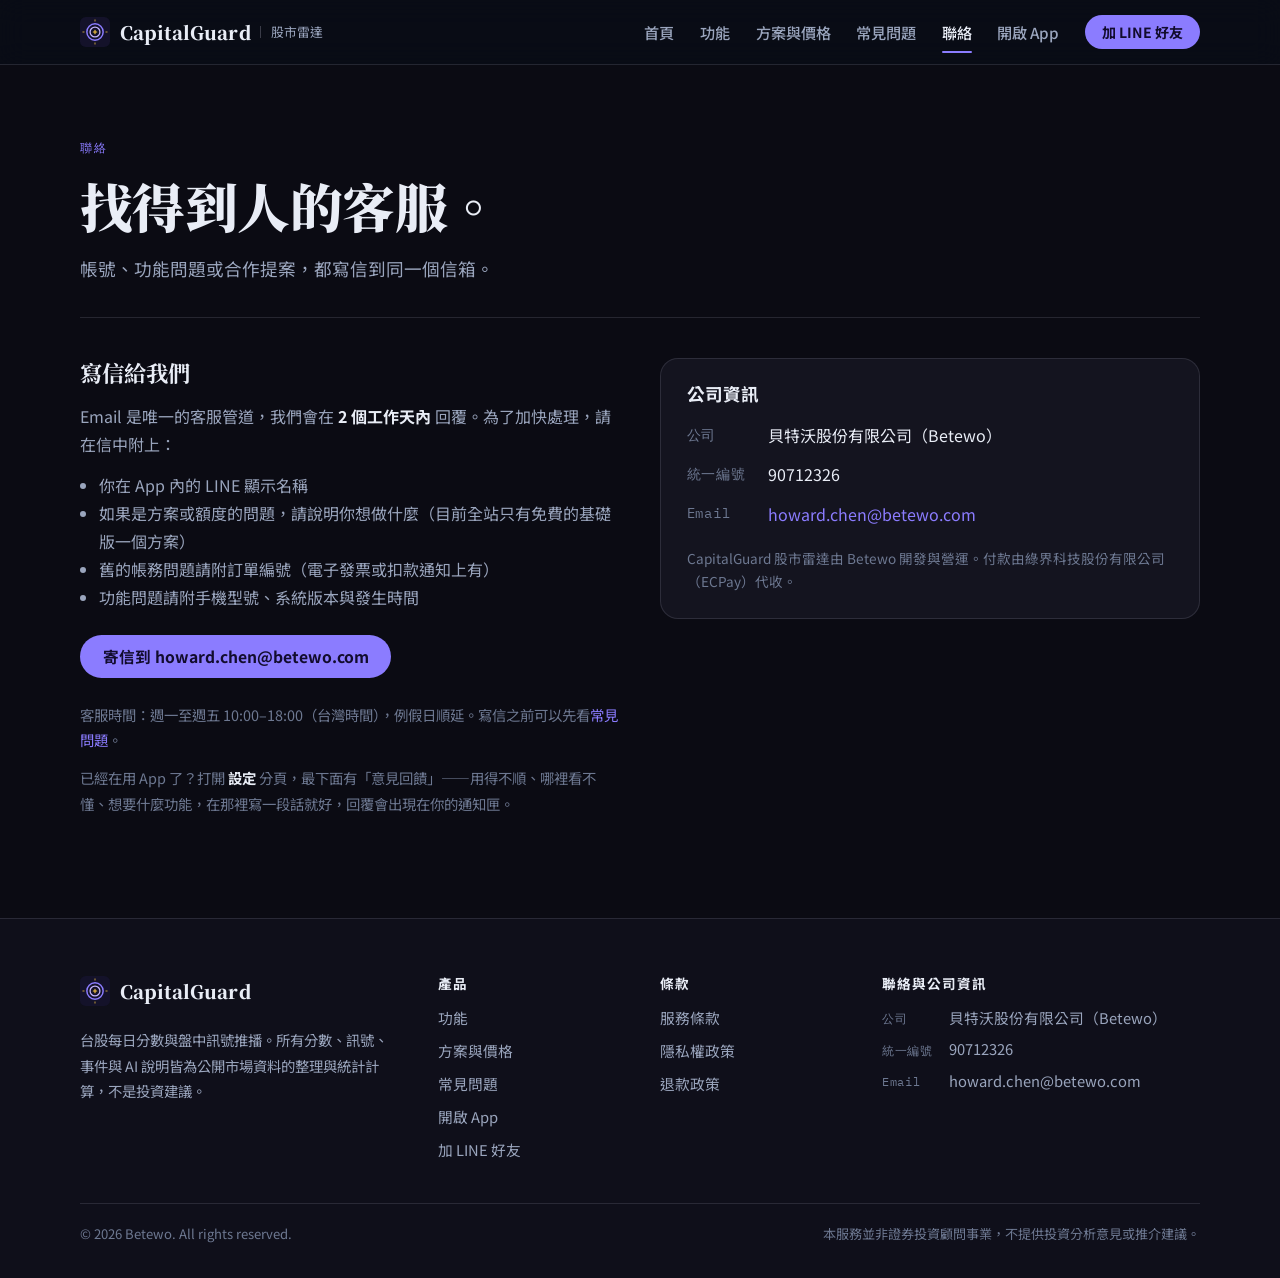
<file: contact.html>
<!DOCTYPE html>
<html lang="zh-Hant-TW">
<head>
<meta charset="utf-8">
<meta name="viewport" content="width=device-width, initial-scale=1">
<title>聯絡 · CapitalGuard 股市雷達</title>
<meta name="description" content="CapitalGuard 客服信箱、公司資訊與回覆時間。">
<link rel="canonical" href="https://betewo-web.github.io/betewo-site/contact.html">
<meta property="og:type" content="website">
<meta property="og:site_name" content="CapitalGuard 股市雷達">
<meta property="og:title" content="聯絡 · CapitalGuard 股市雷達">
<meta property="og:description" content="CapitalGuard 客服信箱、公司資訊與回覆時間。">
<meta property="og:url" content="https://betewo-web.github.io/betewo-site/contact.html">
<meta property="og:image" content="https://betewo-web.github.io/betewo-site/og-cover.png?v=2">
<meta property="og:image:width" content="1200">
<meta property="og:image:height" content="630">
<meta name="twitter:card" content="summary_large_image">
<meta name="twitter:image" content="https://betewo-web.github.io/betewo-site/og-cover.png?v=2">
<meta name="theme-color" content="#0f0f1a">
<link rel="icon" href="data:image/svg+xml,%3Csvg%20xmlns%3D%22http%3A%2F%2Fwww.w3.org%2F2000%2Fsvg%22%20viewBox%3D%220%200%20512%20512%22%3E%3Crect%20width%3D%22512%22%20height%3D%22512%22%20rx%3D%2296%22%20fill%3D%22%2314122a%22%2F%3E%3Cg%20fill%3D%22none%22%20stroke-linecap%3D%22round%22%3E%3Ccircle%20cx%3D%22256%22%20cy%3D%22256%22%20r%3D%22139%22%20stroke%3D%22%238b7cff%22%20stroke-width%3D%2225%22%2F%3E%3Ccircle%20cx%3D%22256%22%20cy%3D%22256%22%20r%3D%2284%22%20stroke%3D%22%23c4b5fd%22%20stroke-width%3D%2222%22%2F%3E%3Cpath%20stroke%3D%22%23f5c542%22%20stroke-width%3D%2213%22%20d%3D%22M256%2070V49M442%20256h21M256%20442v21M70%20256H49%22%2F%3E%3Cpath%20stroke%3D%22%23f5c542%22%20stroke-width%3D%2220%22%20d%3D%22M227%20256h58M256%20227v58%22%2F%3E%3C%2Fg%3E%3C%2Fsvg%3E">
<link rel="preconnect" href="https://fonts.googleapis.com">
<link rel="preconnect" href="https://fonts.gstatic.com" crossorigin>
<link rel="stylesheet" href="https://fonts.googleapis.com/css2?family=IBM+Plex+Mono:wght@400;500;700&family=Noto+Sans+TC:wght@400;500;700&family=Noto+Serif+TC:wght@700;900&display=swap">
<link rel="stylesheet" href="site.css?v=20">
</head>
<body>
<header class="site-head">
  <div class="wrap">
    <a class="brand" href="index.html" aria-label="CapitalGuard 首頁"><svg class="brand-mark" viewBox="0 0 512 512" aria-hidden="true"><rect width="512" height="512" rx="96" fill="#14122a"/><g fill="none" stroke-linecap="round"><circle cx="256" cy="256" r="139" stroke="#8b7cff" stroke-width="25"/><circle cx="256" cy="256" r="84" stroke="#c4b5fd" stroke-width="22"/><path stroke="#f5c542" stroke-width="13" d="M256 70V49M442 256h21M256 442v21M70 256H49"/><path stroke="#f5c542" stroke-width="20" d="M227 256h58M256 227v58"/></g></svg><span class="brand-name">CapitalGuard</span><span class="brand-sub">股市雷達</span></a>
    <nav class="site-nav" id="site-nav" aria-label="主選單">
      <a href="index.html">首頁</a> <a href="features.html">功能</a> <a href="pricing.html">方案與價格</a> <a href="faq.html">常見問題</a> <a href="contact.html" aria-current="page">聯絡</a>
      <a class="nav-app" href="https://betewo-web.github.io/CapitalGuard-pages/watchlist.html" data-cg="open-app">開啟 App</a>
      <a class="btn btn-primary btn-sm" href="https://line.me/R/ti/p/@408csebn" data-cg="add-friend-nav">加 LINE 好友</a>
    </nav>
    <button class="nav-toggle" type="button" aria-controls="site-nav" aria-expanded="false">選單</button>
  </div>
</header>
<main>
<div class="wrap doc-head">
  <span class="eyebrow">聯絡</span>
  <h1>找得到人的客服。</h1>
  <p class="lead" style="margin-top:1rem">帳號、功能問題或合作提案，都寫信到同一個信箱。</p>
</div>
<section class="section" style="padding-top:2.5rem">
  <div class="wrap contact-grid">
    <div>
      <h2 style="font-size:1.4rem;margin-bottom:1rem">寫信給我們</h2>
      <p class="muted">Email 是唯一的客服管道，我們會在 <strong style="color:var(--text)">2 個工作天內</strong> 回覆。為了加快處理，請在信中附上：</p>
      <ul class="muted" style="padding-left:1.2rem;margin-top:0.8rem">
        <li>你在 App 內的 LINE 顯示名稱</li>
        <li>如果是方案或額度的問題，請說明你想做什麼（目前全站只有免費的基礎版一個方案）</li>
        <li>舊的帳務問題請附訂單編號（電子發票或扣款通知上有）</li>
        <li>功能問題請附手機型號、系統版本與發生時間</li>
      </ul>
      <p style="margin-top:1.5rem"><a class="btn btn-primary" href="mailto:howard.chen@betewo.com?subject=CapitalGuard%20%E5%AE%A2%E6%9C%8D">寄信到 howard.chen@betewo.com</a></p>
      <p class="dim" style="margin-top:1.5rem;font-size:0.9rem">客服時間：週一至週五 10:00–18:00（台灣時間），例假日順延。寫信之前可以先看<a href="faq.html">常見問題</a>。</p>
      <p class="dim" style="margin-top:0.8rem;font-size:0.9rem">已經在用 App 了？打開 <b style="color:var(--text)">設定</b> 分頁，最下面有「意見回饋」——用得不順、哪裡看不懂、想要什麼功能，在那裡寫一段話就好，回覆會出現在你的通知匣。</p>
    </div>
    <div class="info-card">
      <h2 style="font-size:1.1rem;font-family:var(--font-body);margin-bottom:1rem">公司資訊</h2>
      <dl><dt>公司</dt><dd>貝特沃股份有限公司（Betewo）</dd><dt>統一編號</dt><dd>90712326</dd><dt>Email</dt><dd><a href="mailto:howard.chen@betewo.com">howard.chen@betewo.com</a></dd></dl>
      <p class="dim" style="margin-top:1.2rem;font-size:0.85rem">CapitalGuard 股市雷達由 Betewo 開發與營運。付款由綠界科技股份有限公司（ECPay）代收。</p>
    </div>
  </div>
</section>
</main>
<footer class="site-foot">
  <div class="wrap foot-grid">
    <div class="foot-brand">
      <a class="brand" href="index.html"><svg class="brand-mark" viewBox="0 0 512 512" aria-hidden="true"><rect width="512" height="512" rx="96" fill="#14122a"/><g fill="none" stroke-linecap="round"><circle cx="256" cy="256" r="139" stroke="#8b7cff" stroke-width="25"/><circle cx="256" cy="256" r="84" stroke="#c4b5fd" stroke-width="22"/><path stroke="#f5c542" stroke-width="13" d="M256 70V49M442 256h21M256 442v21M70 256H49"/><path stroke="#f5c542" stroke-width="20" d="M227 256h58M256 227v58"/></g></svg><span class="brand-name">CapitalGuard</span></a>
      <p>台股每日分數與盤中訊號推播。所有分數、訊號、事件與 AI 說明皆為公開市場資料的整理與統計計算，不是投資建議。</p>
    </div>
    <div class="foot-col">
      <h4>產品</h4>
      <ul>
        <li><a href="features.html">功能</a></li>
        <li><a href="pricing.html">方案與價格</a></li>
        <li><a href="faq.html">常見問題</a></li>
        <li><a href="https://betewo-web.github.io/CapitalGuard-pages/watchlist.html" data-cg="open-app">開啟 App</a></li>
        <li><a href="https://line.me/R/ti/p/@408csebn" data-cg="add-friend-foot-nav">加 LINE 好友</a></li>
      </ul>
    </div>
    <div class="foot-col">
      <h4>條款</h4>
      <ul>
        <li><a href="terms.html">服務條款</a></li>
        <li><a href="privacy.html">隱私權政策</a></li>
        <li><a href="pricing.html#refund">退款政策</a></li>
      </ul>
    </div>
    <div class="foot-col foot-contact" id="contact">
      <h4>聯絡與公司資訊</h4>
      <dl><dt>公司</dt><dd>貝特沃股份有限公司（Betewo）</dd><dt>統一編號</dt><dd>90712326</dd><dt>Email</dt><dd><a href="mailto:howard.chen@betewo.com">howard.chen@betewo.com</a></dd></dl>
    </div>
  </div>
  <div class="wrap foot-legal">
    <span>© 2026 Betewo. All rights reserved.</span>
    <span>本服務並非證券投資顧問事業，不提供投資分析意見或推介建議。</span>
  </div>
</footer>
<script>
(function () {
  var t = document.querySelector('.nav-toggle'), n = document.getElementById('site-nav');
  if (!t || !n) return;
  t.addEventListener('click', function () {
    var open = n.classList.toggle('open');
    t.setAttribute('aria-expanded', open ? 'true' : 'false');
  });
})();
</script>
<script src="analytics.js?v=1" defer></script>
</body>
</html>
</file>
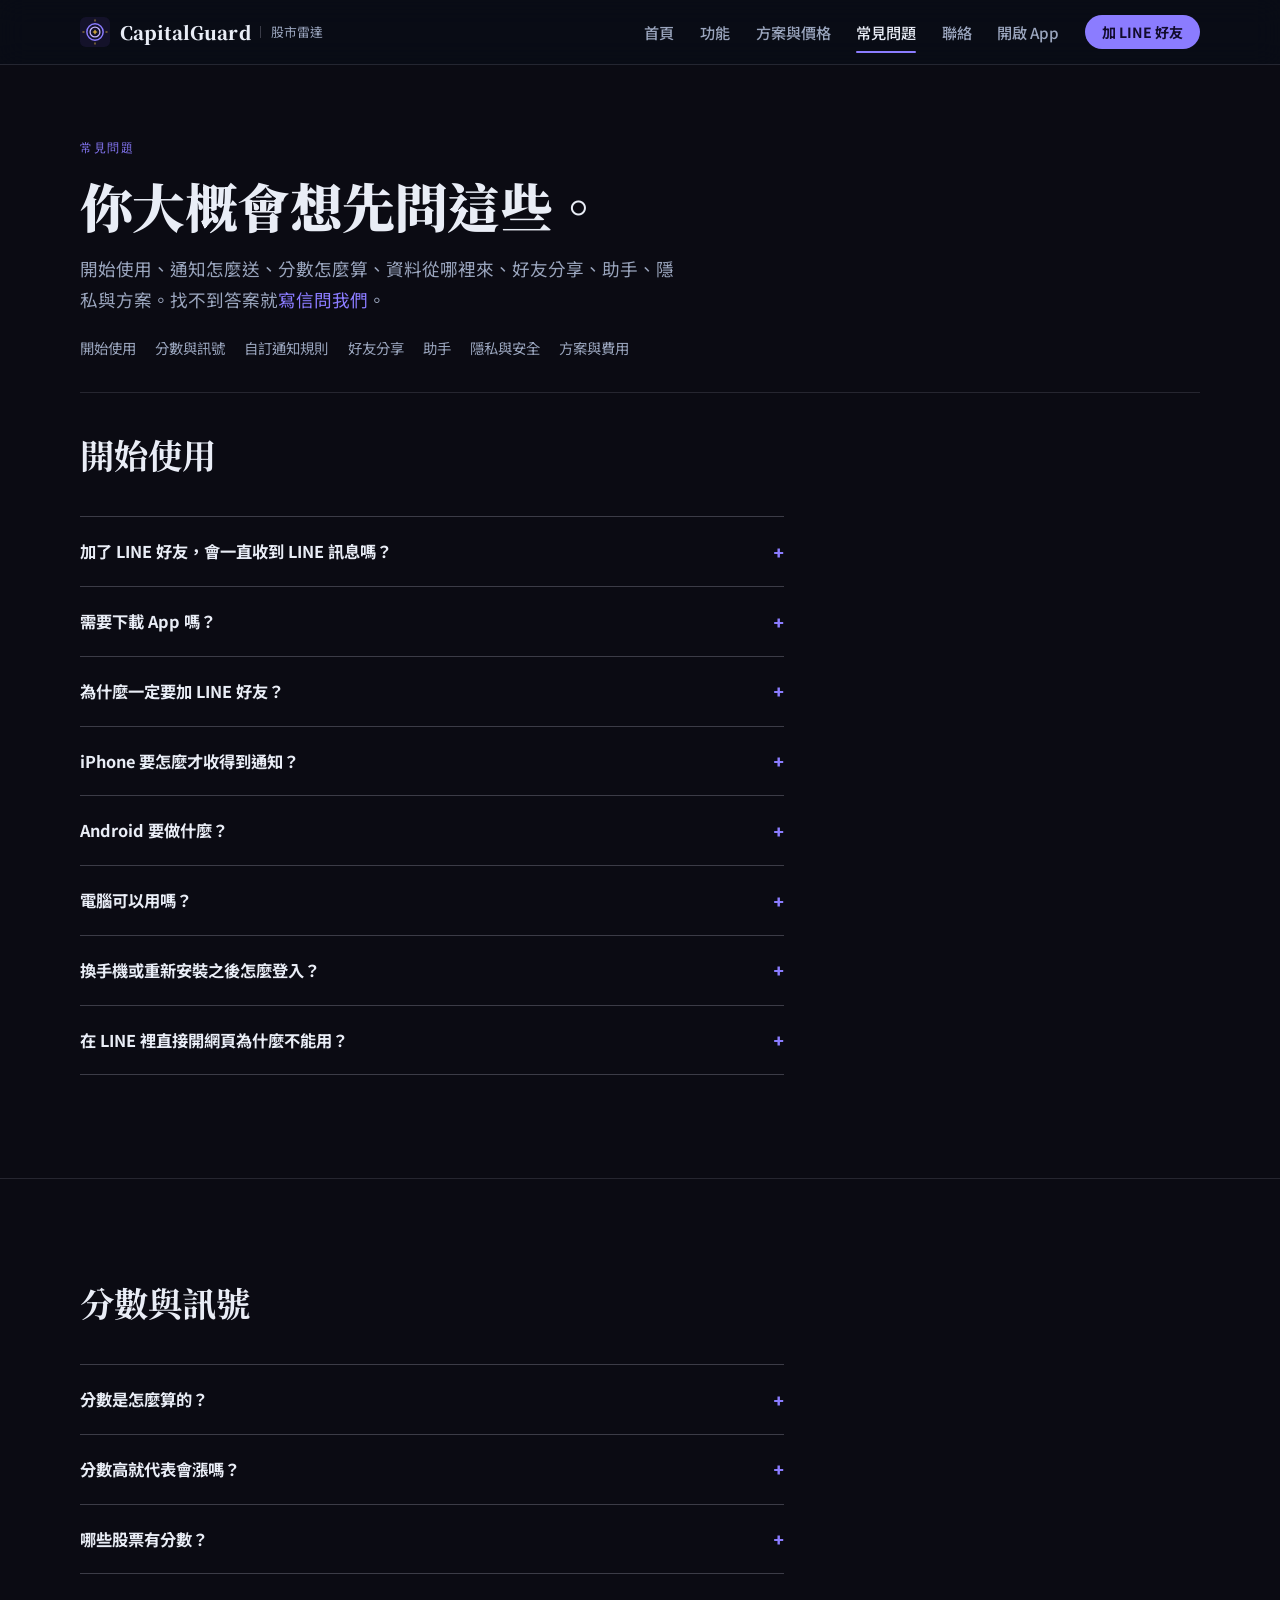
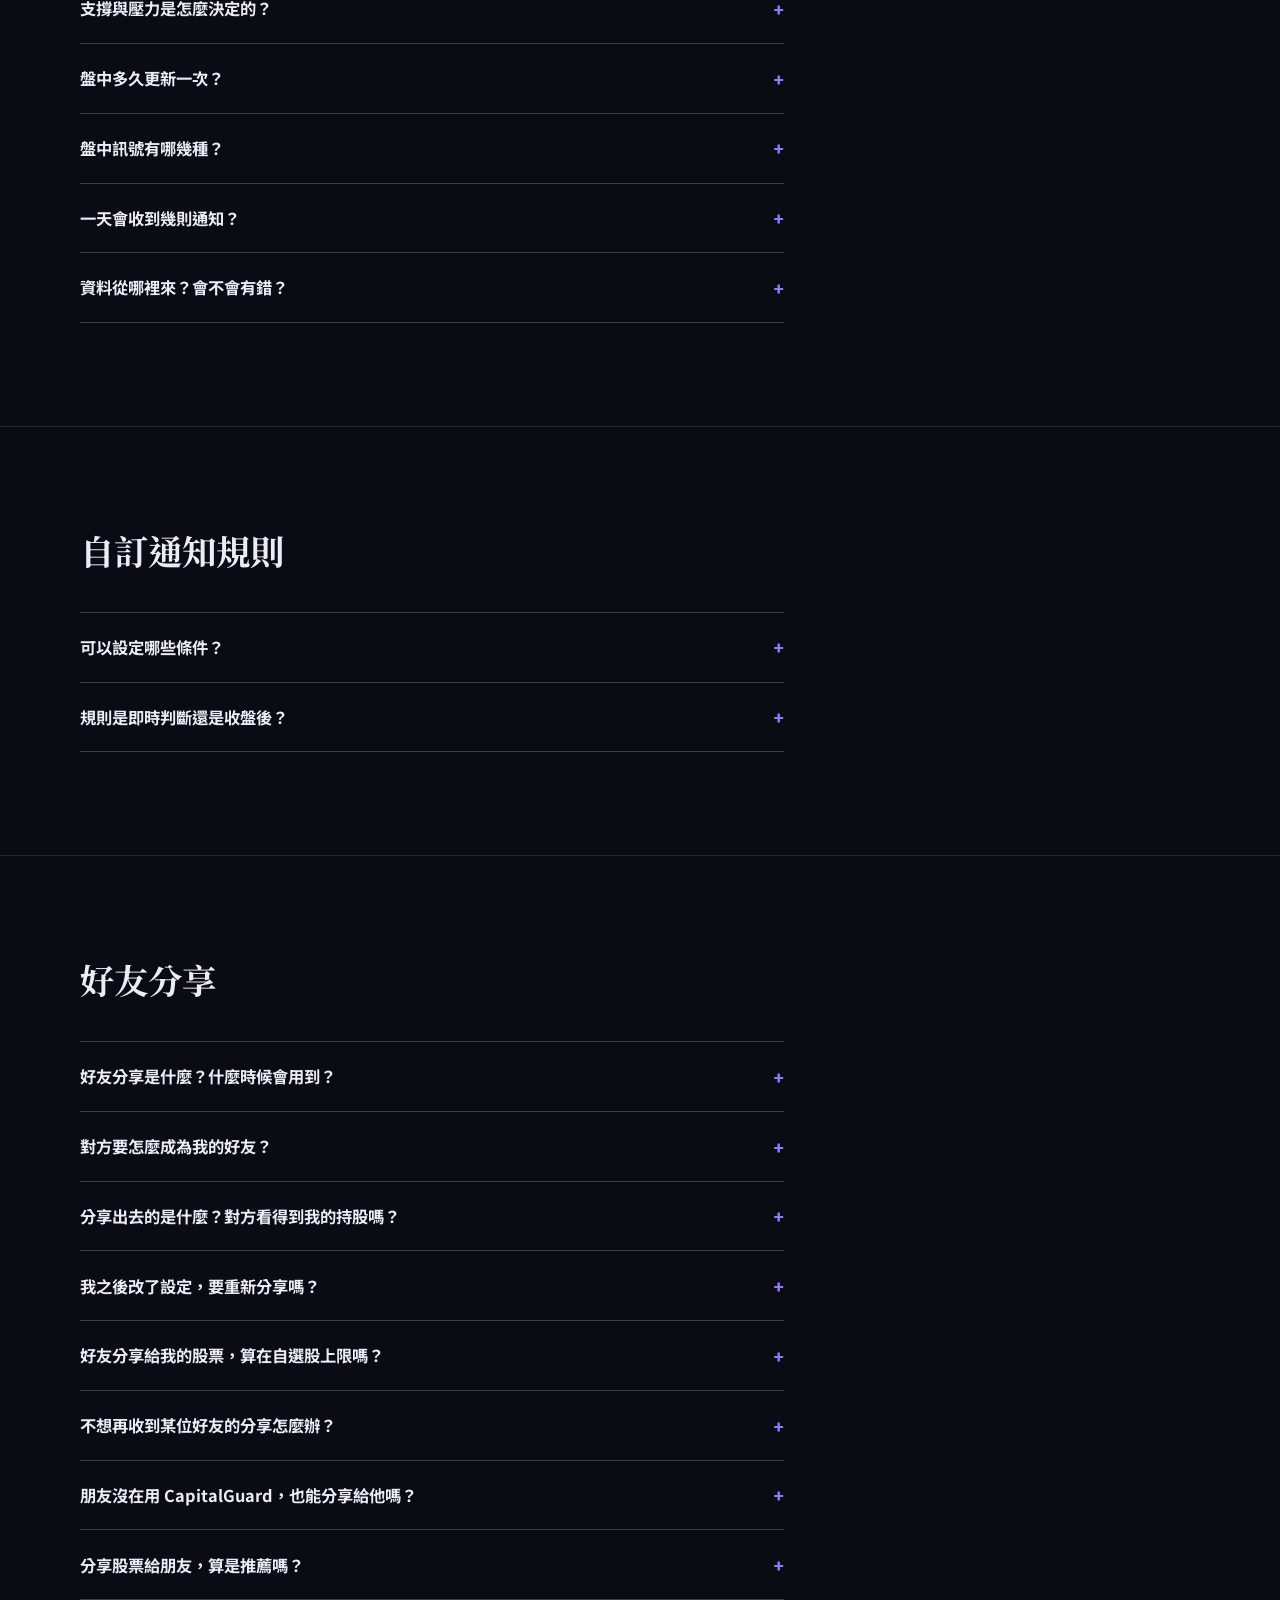
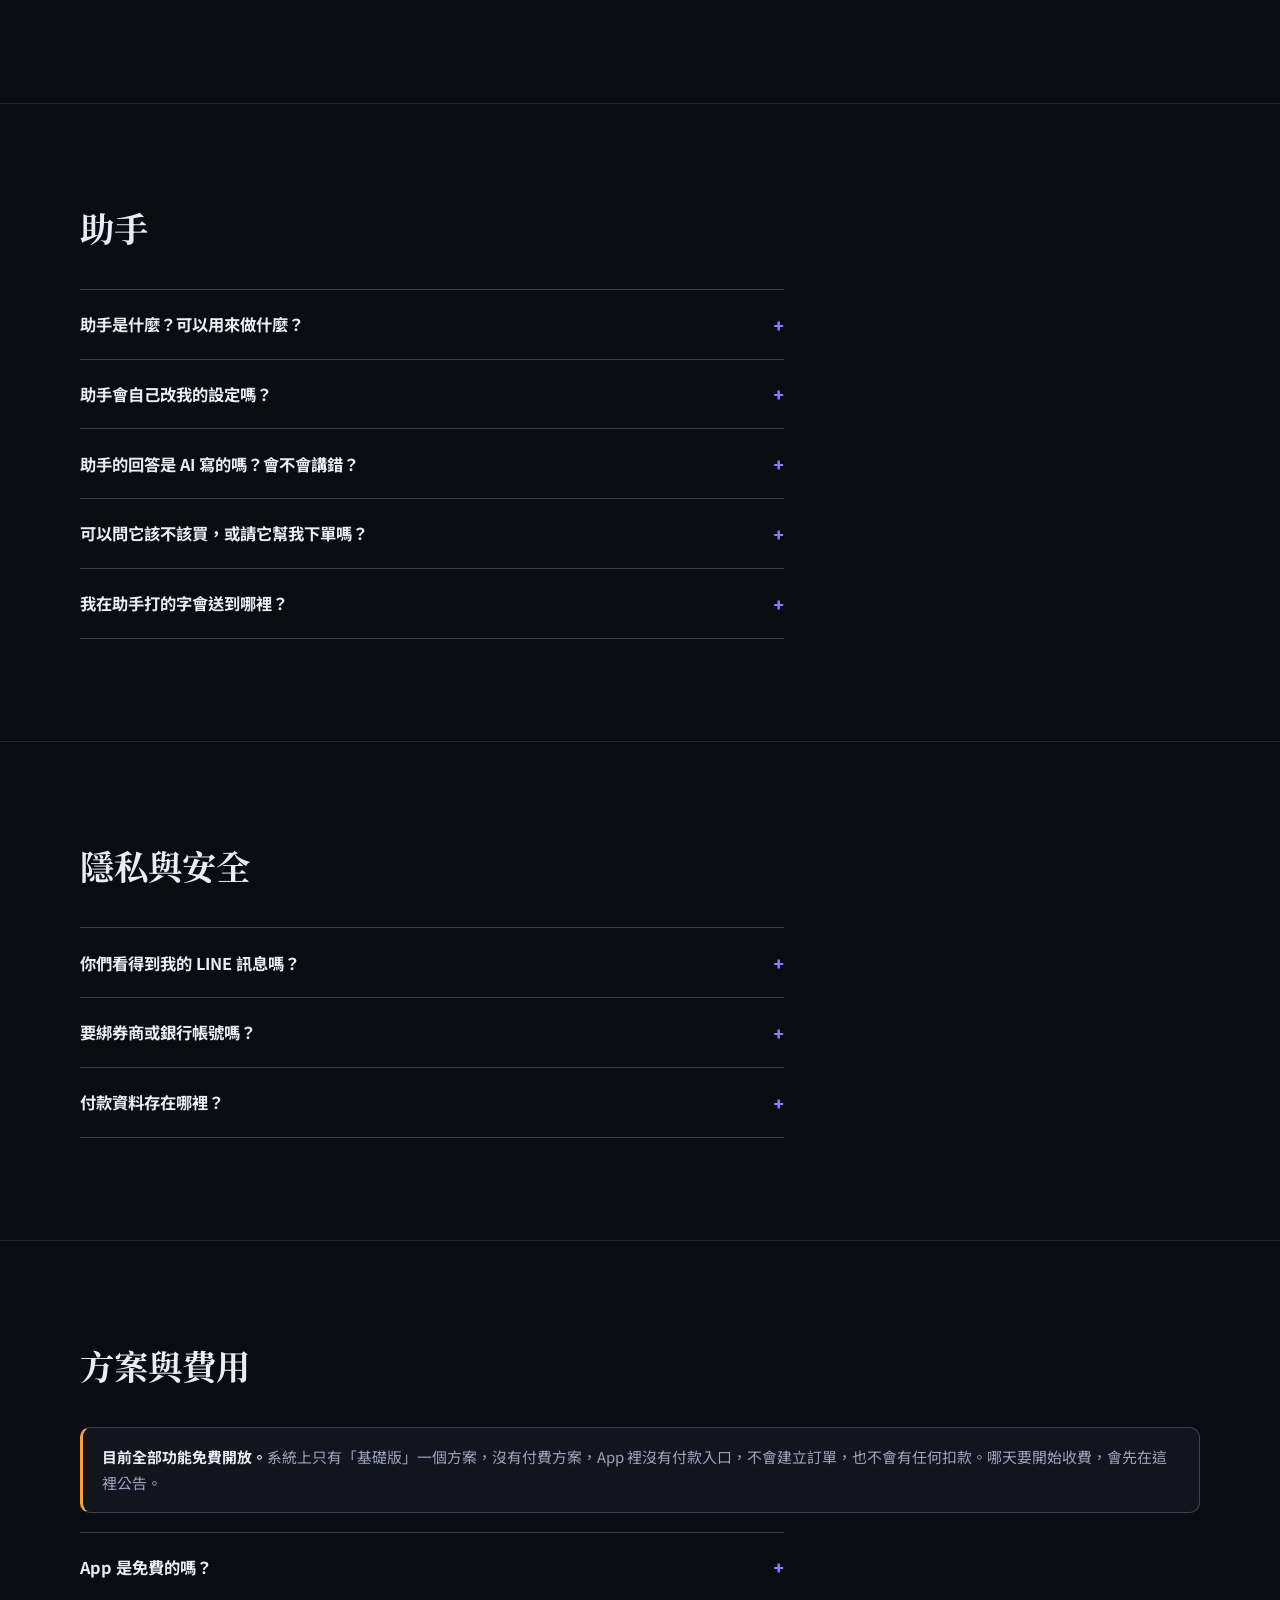
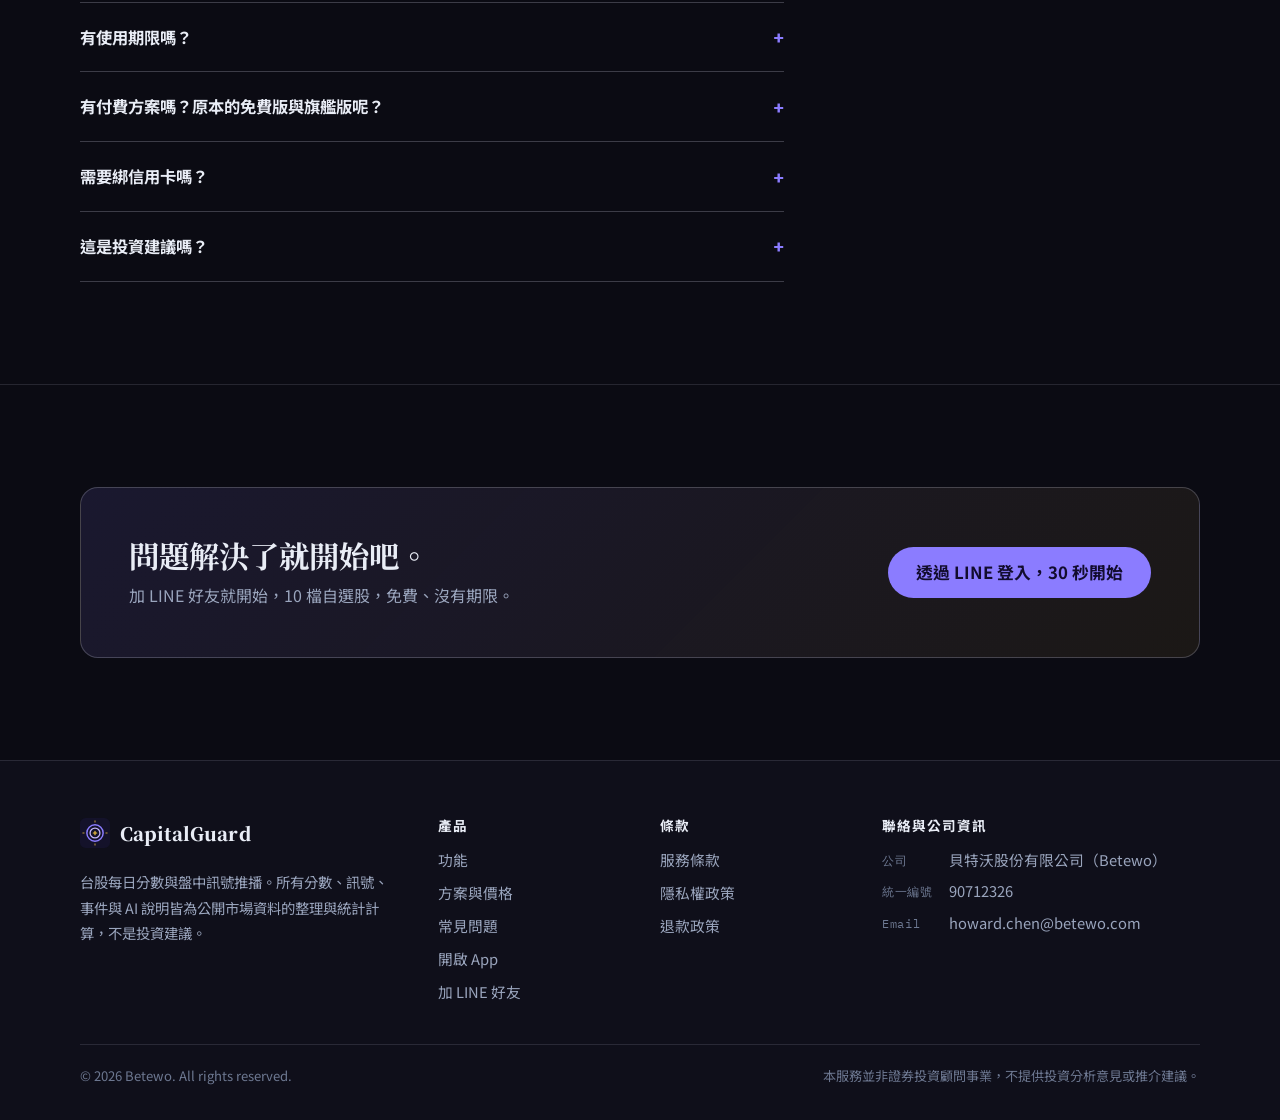
<file: faq.html>
<!DOCTYPE html>
<html lang="zh-Hant-TW">
<head>
<meta charset="utf-8">
<meta name="viewport" content="width=device-width, initial-scale=1">
<title>常見問題 · CapitalGuard 股市雷達</title>
<meta name="description" content="CapitalGuard 常見問題：怎麼開始、iPhone 與 Android 怎麼收到推播通知、分數怎麼算、支撐壓力怎麼定、資料來源、自訂通知規則、好友分享、助手、隱私與方案。">
<link rel="canonical" href="https://betewo-web.github.io/betewo-site/faq.html">
<meta property="og:type" content="website">
<meta property="og:site_name" content="CapitalGuard 股市雷達">
<meta property="og:title" content="常見問題 · CapitalGuard 股市雷達">
<meta property="og:description" content="怎麼開始、怎麼收到推播、分數怎麼算、資料從哪來、能不能自訂通知條件、怎麼和好友一起收通知。">
<meta property="og:url" content="https://betewo-web.github.io/betewo-site/faq.html">
<meta property="og:image" content="https://betewo-web.github.io/betewo-site/og-cover.png?v=2">
<meta property="og:image:width" content="1200">
<meta property="og:image:height" content="630">
<meta name="twitter:card" content="summary_large_image">
<meta name="twitter:image" content="https://betewo-web.github.io/betewo-site/og-cover.png?v=2">
<meta name="theme-color" content="#0f0f1a">
<link rel="icon" href="data:image/svg+xml,%3Csvg%20xmlns%3D%22http%3A%2F%2Fwww.w3.org%2F2000%2Fsvg%22%20viewBox%3D%220%200%20512%20512%22%3E%3Crect%20width%3D%22512%22%20height%3D%22512%22%20rx%3D%2296%22%20fill%3D%22%2314122a%22%2F%3E%3Cg%20fill%3D%22none%22%20stroke-linecap%3D%22round%22%3E%3Ccircle%20cx%3D%22256%22%20cy%3D%22256%22%20r%3D%22139%22%20stroke%3D%22%238b7cff%22%20stroke-width%3D%2225%22%2F%3E%3Ccircle%20cx%3D%22256%22%20cy%3D%22256%22%20r%3D%2284%22%20stroke%3D%22%23c4b5fd%22%20stroke-width%3D%2222%22%2F%3E%3Cpath%20stroke%3D%22%23f5c542%22%20stroke-width%3D%2213%22%20d%3D%22M256%2070V49M442%20256h21M256%20442v21M70%20256H49%22%2F%3E%3Cpath%20stroke%3D%22%23f5c542%22%20stroke-width%3D%2220%22%20d%3D%22M227%20256h58M256%20227v58%22%2F%3E%3C%2Fg%3E%3C%2Fsvg%3E">
<link rel="preconnect" href="https://fonts.googleapis.com">
<link rel="preconnect" href="https://fonts.gstatic.com" crossorigin>
<link rel="stylesheet" href="https://fonts.googleapis.com/css2?family=IBM+Plex+Mono:wght@400;500;700&family=Noto+Sans+TC:wght@400;500;700&family=Noto+Serif+TC:wght@700;900&display=swap">
<link rel="stylesheet" href="site.css?v=20">
<script type="application/ld+json">
{
 "@context": "https://schema.org",
 "@type": "FAQPage",
 "mainEntity": [
  {
   "@type": "Question",
   "name": "加了 LINE 好友，會一直收到 LINE 訊息嗎？",
   "acceptedAnswer": {
    "@type": "Answer",
    "text": "不會。官方帳號只傳登入與帳號相關的訊息——加好友當下那一則，以及你自己在聊天室要求「登入」時的新登入碼。股票的分數、盤中訊號、盤後事件一則都不會傳進 LINE，全部走手機的推播通知，直接進通知中心。"
   }
  },
  {
   "@type": "Question",
   "name": "需要下載 App 嗎？",
   "acceptedAnswer": {
    "@type": "Answer",
    "text": "不用。CapitalGuard 是網頁應用程式（PWA），加入手機主畫面之後就像一般 App 一樣有圖示、全螢幕開啟、收得到推播通知。不必經過 App Store，也不必手動更新。"
   }
  },
  {
   "@type": "Question",
   "name": "為什麼一定要加 LINE 好友？",
   "acceptedAnswer": {
    "@type": "Answer",
    "text": "帳號與登入碼都由 LINE 官方帳號發送，這是唯一的註冊入口。加好友的當下帳號就建立完成，不必設密碼、不必填 Email，換手機時傳一句話就能重拿登入碼。LINE 只負責認證這一件事——盤中訊號、盤後事件與每日報告一律走手機的推播通知，不會進你的 LINE 聊天室。"
   }
  },
  {
   "@type": "Question",
   "name": "iPhone 要怎麼才收得到通知？",
   "acceptedAnswer": {
    "@type": "Answer",
    "text": "用 Safari 開啟 LINE 傳來的連結，先點下方分享鈕選「加入主畫面」，再從主畫面開啟 App 並允許通知。iOS 只允許已加入主畫面的網頁發送推播，需要 iOS 16.4 以上；在 Safari 分頁裡按「啟用通知」不會成功。Safari 與主畫面 App 的儲存空間不共用，所以安裝完要回 LINE 複製 8 碼登入碼貼進 App。"
   }
  },
  {
   "@type": "Question",
   "name": "Android 要做什麼？",
   "acceptedAnswer": {
    "@type": "Answer",
    "text": "點 LINE 訊息裡的「開始使用」，連結會交給 Chrome 開啟，照畫面提示安裝到桌面，再從桌面開啟 App 並允許通知。Chrome 與安裝後的 App 共用同一份登入狀態，通常不必再輸入登入碼。"
   }
  },
  {
   "@type": "Question",
   "name": "電腦可以用嗎？",
   "acceptedAnswer": {
    "@type": "Answer",
    "text": "可以看分數、統計頁與 K 線。在 LINE 電腦版點「開始使用」的連結就會直接登入。推播通知請在手機上安裝，電腦不是設計上的收訊裝置。"
   }
  },
  {
   "@type": "Question",
   "name": "換手機或重新安裝之後怎麼登入？",
   "acceptedAnswer": {
    "@type": "Answer",
    "text": "在 LINE 聊天室傳「登入」或「換手機」，會收到一組新的登入連結與 8 碼登入碼，舊的立刻失效。登入碼 24 小時有效，而且只能用一次。"
   }
  },
  {
   "@type": "Question",
   "name": "在 LINE 裡直接開網頁為什麼不能用？",
   "acceptedAnswer": {
    "@type": "Answer",
    "text": "LINE 的內建瀏覽器沒有推播服務，在裡面登入也開不了通知，還會把一次性的登入碼用掉。頁面偵測到內建瀏覽器時會請你改用 Chrome 或 Safari 開啟，不會兌換你的碼。"
   }
  },
  {
   "@type": "Question",
   "name": "分數是怎麼算的？",
   "acceptedAnswer": {
    "@type": "Answer",
    "text": "基本面佔 50%（營收成長、獲利能力、EPS 成長、財務體質、現金流），技術量能佔 50%（趨勢、動能、價格結構、成交量、量價關係、法人籌碼、融資融券），合計 0–100 分。13 個子項各有分數與前期對照，總分的變動會拆回子項，寫成一句一句的變化原因。分數經過平滑處理，單日的資料雜訊不會讓它跳動。"
   }
  },
  {
   "@type": "Question",
   "name": "分數高就代表會漲嗎？",
   "acceptedAnswer": {
    "@type": "Answer",
    "text": "不是。分數是公開市場資料的統計整理，描述的是已經發生的事，不預測未來價格，也不對任何股票做買賣、持有或進出場的推介。怎麼解讀、要不要行動，由你自己判斷。"
   }
  },
  {
   "@type": "Question",
   "name": "哪些股票有分數？",
   "acceptedAnswer": {
    "@type": "Answer",
    "text": "日均成交金額 500 萬以上的上市櫃股票，2026-09-15 當日為 1,166 檔。成交太稀薄的不計分，因為那種價格撐不起統計。全部兩千一百多檔上市櫃股票都可以搜尋、看 K 線、加進自選股與設定通知規則。"
   }
  },
  {
   "@type": "Question",
   "name": "支撐與壓力是怎麼決定的？",
   "acceptedAnswer": {
    "@type": "Answer",
    "text": "依歷史價量結構計算，每天開盤前算好、當日凍結，不會在盤中飄移。突破與跌破需要連續兩輪確認並站穩一定幅度才發訊號，避免假突破一直響。判定的門檻依每檔股票自己的波動幅度調整，大型股與小型股用的不是同一把尺。"
   }
  },
  {
   "@type": "Question",
   "name": "盤中多久更新一次？",
   "acceptedAnswer": {
    "@type": "Answer",
    "text": "盤中由主機持續判斷，訊號產生後 15 秒內送到手機。CapitalGuard 不是看盤軟體、不提供即時報價服務；畫面上的價格只用來說明訊號成立當時的位置，不保證與券商看盤軟體同步。"
   }
  },
  {
   "@type": "Question",
   "name": "盤中訊號有哪幾種？",
   "acceptedAnswer": {
    "@type": "Answer",
    "text": "跌破關鍵價位、逼近支撐、收復支撐、突破關鍵價位、逼近壓力、漲停、跌停、成交量異常，加上達到你自己設定的上漲與下跌價格。通知只有兩級：橘色代表關卡已經觸發，藍色代表接近關卡或量能出現變化。"
   }
  },
  {
   "@type": "Question",
   "name": "一天會收到幾則通知？",
   "acceptedAnswer": {
    "@type": "Answer",
    "text": "同一檔股票同一輪的多個訊號會合併成一則，逼近類的訊號每檔每類每天只推一次。實際數量取決於你的自選股與當天的市場狀況；收盤後另有一則盤後事件整理，早上 06:15 有一則評分報告。"
   }
  },
  {
   "@type": "Question",
   "name": "資料從哪裡來？會不會有錯？",
   "acceptedAnswer": {
    "@type": "Answer",
    "text": "證券交易所、櫃買中心、公開資訊觀測站等公開來源。資料可能延遲、缺漏或有誤，推播也依賴瀏覽器與作業系統的推播服務，不保證必達。請勿把本服務當成唯一的資訊來源或下單依據。"
   }
  },
  {
   "@type": "Question",
   "name": "可以設定哪些條件？",
   "acceptedAnswer": {
    "@type": "Answer",
    "text": "自訂通知規則在 App 裡叫「進階訊號」，和內建的基礎訊號分開設定。23 種條件：價格與漲跌幅、開盤跳空、成交量對均量、RSI 達到設定值、MACD、均線與均線交叉、創 52 週新高／新低、前高前低、三大法人買賣超與連續買賣超、融資餘額、營收月增與年增、EPS 年增、ROE 等。一共 6 條，都在 App 裡直接編輯，也都能把多個條件組成一條（混和訊號），例如「向上跳空 2%＋量能達均量 2 倍」開盤只在兩者同時成立時通知一次；「外資連續 3 日買超＋站上 20 日均線」則在盤後資料更新後評估。"
   }
  },
  {
   "@type": "Question",
   "name": "規則是即時判斷還是收盤後？",
   "acceptedAnswer": {
    "@type": "Answer",
    "text": "依條件而定。價格、漲跌幅、成交量這類盤中就能判斷的條件在盤中檢查；法人籌碼、融資、營收與 EPS 這類資料要等來源更新，在盤後與夜間資料更新之後檢查。"
   }
  },
  {
   "@type": "Question",
   "name": "好友分享是什麼？什麼時候會用到？",
   "acceptedAnswer": {
    "@type": "Answer",
    "text": "讓你和好友一起觀察同一檔股票的功能。你把一檔自選股的訊號設定分享給好友，對方接受之後，這一檔每一則通知你們同時收到。例如你設定台積電跌到某個價位時通知你，分享給朋友之後，盤中一到那個價位，你和他的手機同時收到同一則。常見的用法：幫家人盯著他們手上的那一檔、和朋友用同一組設定看同一檔、替剛開始用的人先把訊號設好、老師把自己觀察的股票分享給學生。"
   }
  },
  {
   "@type": "Question",
   "name": "對方要怎麼成為我的好友？",
   "acceptedAnswer": {
    "@type": "Answer",
    "text": "在 App 底部的「分享」分頁。你可以顯示條碼讓對方用 App 掃、掃對方的條碼，或輸入對方的 12 碼 ID 搜尋；對方同意之後才成為好友。這是 App 裡的好友，和 LINE 的好友名單無關，我們不會讀取你的 LINE 聯絡人。"
   }
  },
  {
   "@type": "Question",
   "name": "分享出去的是什麼？對方看得到我的持股嗎？",
   "acceptedAnswer": {
    "@type": "Answer",
    "text": "送出的是那一檔目前的訊號設定：基礎訊號的開關、你設定的上漲與下跌價位、套用在這檔的進階訊號。持有股數與成本不會送出。對方接受後，這檔會出現在他首頁雷達的「分享」那一格，每一則通知的最後一行寫「來自 ○○ 的分享」，其餘和你收到的一模一樣。"
   }
  },
  {
   "@type": "Question",
   "name": "我之後改了設定，要重新分享嗎？",
   "acceptedAnswer": {
    "@type": "Answer",
    "text": "不用。你改了那一檔的任何設定，好友那邊自動跟著換，對方不必按任何東西。一檔只會有一則分享，要增減對象或結束分享，都在「我分享出去的」那一則上做；可以設終止日或永不終止，結束時對方會收到通知。"
   }
  },
  {
   "@type": "Question",
   "name": "好友分享給我的股票，算在自選股上限嗎？",
   "acceptedAnswer": {
    "@type": "Answer",
    "text": "不算。自選股上限只算你自己加的自選股（基礎版 10 檔）；好友分享給你的、你分享出去的都不佔額度，自選股滿了也照樣可以接受分享。分享裡的進階訊號也不佔你自己的 6 條額度，接受之後整則生效。不想要的分享隨時可以移除，或選「不再接收」。"
   }
  },
  {
   "@type": "Question",
   "name": "不想再收到某位好友的分享怎麼辦？",
   "acceptedAnswer": {
    "@type": "Answer",
    "text": "隨時可以把那一則移除，或對那一檔選「不再接收」，之後同一位好友再分享同一檔也不會送到你這裡。好友關係不受影響。"
   }
  },
  {
   "@type": "Question",
   "name": "朋友沒在用 CapitalGuard，也能分享給他嗎？",
   "acceptedAnswer": {
    "@type": "Answer",
    "text": "訊號設定的分享需要雙方都有帳號；加 LINE 好友就有了，不需要付費。沒有帳號的朋友可以收圖：盤中雷達裡每一則訊號右邊都有「分享」，會把那一則連同當天的時間軸做成一張圖，用手機的分享面板傳到 LINE 或任何聊天室。"
   }
  },
  {
   "@type": "Question",
   "name": "分享股票給朋友，算是推薦嗎？",
   "acceptedAnswer": {
    "@type": "Answer",
    "text": "不是。分享的是你自己的通知設定，對方收到的仍然是價格與量的事實——哪個價位、多少張，和你自己收到的同一則，沒有多空判斷或買賣建議。要不要行動，由收到的人自己判斷。"
   }
  },
  {
   "@type": "Question",
   "name": "助手是什麼？可以用來做什麼？",
   "acceptedAnswer": {
    "@type": "Answer",
    "text": "首頁第四個分頁「助手」：打一句話，查資料、改設定、記持股。例如「台積電整理一下」一張卡看完收盤、支撐壓力、均線與今天的訊號；「台積電跌到 900 提醒我」設到價提醒；「我有 2 張台積電成本 900」記錄持股；「今天有什麼重點」整理自選股的訊號、持股損益與接下來的日程。也可以上傳券商 App 的庫存截圖更新持股，或用手機鍵盤上的麥克風說話。所有使用者都能用，每天最多 100 次。"
   }
  },
  {
   "@type": "Question",
   "name": "助手會自己改我的設定嗎？",
   "acceptedAnswer": {
    "@type": "Answer",
    "text": "不會。加入或移除自選股、到價提醒、訊號開關、進階訊號、持股與交易紀錄、加好友，每一筆都先列成一張確認卡，寫明要改哪一檔、改成什麼，你按下主鍵才會寫入；按「取消」就什麼都不動。剛做完的大多可以按「復原」改回原本的，問「我剛剛改了什麼」會列出助手最近替你做過的事。"
   }
  },
  {
   "@type": "Question",
   "name": "助手的回答是 AI 寫的嗎？會不會講錯？",
   "acceptedAnswer": {
    "@type": "Answer",
    "text": "AI 只負責判斷你這一句要用哪一個功能，不寫回答。答案用 App 裡已有的資料——報價、支撐壓力、訊號、日程、你的持股——套固定格式組出來，名詞解釋是事先寫好的固定說明，所以不會出現模型自己編的數字或看法；資料本身仍可能延遲或有誤。沒把握你要的是什麼時，它會列出兩三個可能讓你選，不會猜一個就去做。讀庫存截圖是例外：股數與均價是影像模型讀出來的，所以一定要你核對、按確認才會更新。"
   }
  },
  {
   "@type": "Question",
   "name": "可以問它該不該買，或請它幫我下單嗎？",
   "acceptedAnswer": {
    "@type": "Answer",
    "text": "不行。問「台積電可以買嗎」「會不會漲」這類問題，它回一段固定說明，不提供買賣建議、不研判走勢、不預測股價或目標價。要它下單、掛單，它會說明本服務不代為下單，買賣請到你的券商 App；成交之後說「今天 900 元買進台積電一張」，它可以幫你記下這一筆。"
   }
  },
  {
   "@type": "Question",
   "name": "我在助手打的字會送到哪裡？",
   "acceptedAnswer": {
    "@type": "Answer",
    "text": "你打的那一句（最多 200 字）與極少的頁面狀態（在哪一頁、有沒有提到股票）會送到 Cloudflare Workers AI 判斷類別，不含你的姓名、LINE 識別碼或聯絡方式。這一句與分到哪一類會記在我們的紀錄裡，用來檢查分類準不準，一般 30 天後刪除，少數挑出來改進分類的句子會留得比較久。畫面上的對話只存在你這支手機上（最多 40 則，7 天沒開就清掉，登出也會刪除）。上傳的庫存截圖只用在那一次辨識，不保存。詳見隱私權政策。"
   }
  },
  {
   "@type": "Question",
   "name": "你們看得到我的 LINE 訊息嗎？",
   "acceptedAnswer": {
    "@type": "Answer",
    "text": "看不到。我們只取得你的 LINE 顯示名稱與識別碼，用來建立帳號。官方帳號只在你傳「登入」「換手機」這類關鍵字時回一組新的登入碼，不讀取也不保存其他聊天內容。詳見隱私權政策。"
   }
  },
  {
   "@type": "Question",
   "name": "要綁券商或銀行帳號嗎？",
   "acceptedAnswer": {
    "@type": "Answer",
    "text": "不用。持股的股數與成本由你自己在 App 裡輸入，或上傳券商 App 的庫存截圖、核對後按確認更新；只用來計算市值與未實現損益，不連線到任何券商，也不能下單。"
   }
  },
  {
   "@type": "Question",
   "name": "付款資料存在哪裡？",
   "acceptedAnswer": {
    "@type": "Answer",
    "text": "由綠界科技（ECPay）處理，卡號不會經過也不會留在我們的系統。"
   }
  },
  {
   "@type": "Question",
   "name": "App 是免費的嗎？",
   "acceptedAnswer": {
    "@type": "Answer",
    "text": "是。目前所有功能免費開放，系統上只有「基礎版」一個方案：10 檔自選股、6 條進階訊號（可以混和條件）、盤中與盤後內建通知（不限則數）、盤中雷達持續更新、每日評分與統計整理分頁、持股損益、K 線、好友分享、助手都包含。不需要填付款資料，不會建立訂單，也不會扣款。"
   }
  },
  {
   "@type": "Question",
   "name": "有使用期限嗎？",
   "acceptedAnswer": {
    "@type": "Answer",
    "text": "沒有。加 LINE 好友建立帳號就能一直用，功能不會到期收回，也沒有試用期。哪天要開始收費，會先在網站與 App 裡公告。"
   }
  },
  {
   "@type": "Question",
   "name": "有付費方案嗎？原本的免費版與旗艦版呢？",
   "acceptedAnswer": {
    "@type": "Answer",
    "text": "目前沒有。付費機制暫時關閉，系統上只有基礎版一個方案，而且是免費的；原本的免費版與旗艦版不再提供選擇。原本在旗艦版的使用者權益不變，有效期間結束後回到基礎版；原本在免費版的帳號已經全部是基礎版，額度變大、功能變多。"
   }
  },
  {
   "@type": "Question",
   "name": "需要綁信用卡嗎？",
   "acceptedAnswer": {
    "@type": "Answer",
    "text": "不需要。App 裡沒有付款入口，也沒有任何付款流程，我們這裡不會有你的信用卡資料。"
   }
  },
  {
   "@type": "Question",
   "name": "這是投資建議嗎？",
   "acceptedAnswer": {
    "@type": "Answer",
    "text": "不是。CapitalGuard 是公開市場資料的整理與統計工具，所有分數、訊號、事件、篩選結果與 AI 說明都是資料計算的呈現，不對任何股票做買賣、持有或進出場的推介。本服務並非證券投資顧問事業，不提供個別化投資諮詢，投資決策請自行判斷並承擔全部風險。"
   }
  }
 ]
}
</script>
</head>
<body>
<header class="site-head">
  <div class="wrap">
    <a class="brand" href="index.html" aria-label="CapitalGuard 首頁"><svg class="brand-mark" viewBox="0 0 512 512" aria-hidden="true"><rect width="512" height="512" rx="96" fill="#14122a"/><g fill="none" stroke-linecap="round"><circle cx="256" cy="256" r="139" stroke="#8b7cff" stroke-width="25"/><circle cx="256" cy="256" r="84" stroke="#c4b5fd" stroke-width="22"/><path stroke="#f5c542" stroke-width="13" d="M256 70V49M442 256h21M256 442v21M70 256H49"/><path stroke="#f5c542" stroke-width="20" d="M227 256h58M256 227v58"/></g></svg><span class="brand-name">CapitalGuard</span><span class="brand-sub">股市雷達</span></a>
    <nav class="site-nav" id="site-nav" aria-label="主選單">
      <a href="index.html">首頁</a> <a href="features.html">功能</a> <a href="pricing.html">方案與價格</a> <a href="faq.html" aria-current="page">常見問題</a> <a href="contact.html">聯絡</a>
      <a class="nav-app" href="https://betewo-web.github.io/CapitalGuard-pages/watchlist.html" data-cg="open-app">開啟 App</a>
      <a class="btn btn-primary btn-sm" href="https://line.me/R/ti/p/@408csebn" data-cg="add-friend-nav">加 LINE 好友</a>
    </nav>
    <button class="nav-toggle" type="button" aria-controls="site-nav" aria-expanded="false">選單</button>
  </div>
</header>
<main>
<div class="wrap doc-head">
  <span class="eyebrow">常見問題</span>
  <h1>你大概會想先問這些。</h1>
  <p class="lead" style="margin-top:1rem">開始使用、通知怎麼送、分數怎麼算、資料從哪裡來、好友分享、助手、隱私與方案。找不到答案就<a href="contact.html">寫信問我們</a>。</p>
  <div class="toc">
    <a href="#start">開始使用</a>
    <a href="#score">分數與訊號</a>
    <a href="#rules">自訂通知規則</a>
    <a href="#share">好友分享</a>
    <a href="#assistant">助手</a>
    <a href="#privacy">隱私與安全</a>
    <a href="#plan">方案與費用</a>
  </div>
</div>

<section class="section" id="start" style="padding-top:2.5rem">
  <div class="wrap">
    <div class="section-head"><h2>開始使用</h2></div>
    <div class="faq">
      <details>
        <summary>加了 LINE 好友，會一直收到 LINE 訊息嗎？</summary>
        <div class="a">不會。官方帳號只傳登入與帳號相關的訊息——加好友當下那一則，以及你自己在聊天室要求「登入」時的新登入碼。股票的分數、盤中訊號、盤後事件一則都不會傳進 LINE，全部走手機的推播通知，直接進通知中心。</div>
      </details>
      <details>
        <summary>需要下載 App 嗎？</summary>
        <div class="a">不用。CapitalGuard 是網頁應用程式（PWA），加入手機主畫面之後就像一般 App 一樣有圖示、全螢幕開啟、收得到推播通知。不必經過 App Store，也不必手動更新。</div>
      </details>
      <details>
        <summary>為什麼一定要加 LINE 好友？</summary>
        <div class="a">帳號與登入碼都由 LINE 官方帳號發送，這是唯一的註冊入口。加好友的當下帳號就建立完成，不必設密碼、不必填 Email，換手機時傳一句話就能重拿登入碼。LINE 只負責認證這一件事——盤中訊號、盤後事件與每日報告一律走手機的推播通知，不會進你的 LINE 聊天室。</div>
      </details>
      <details>
        <summary>iPhone 要怎麼才收得到通知？</summary>
        <div class="a">用 Safari 開啟 LINE 傳來的連結，先點下方分享鈕選「加入主畫面」，再從主畫面開啟 App 並允許通知。iOS 只允許已加入主畫面的網頁發送推播，需要 iOS 16.4 以上；在 Safari 分頁裡按「啟用通知」不會成功。Safari 與主畫面 App 的儲存空間不共用，所以安裝完要回 LINE 複製 8 碼登入碼貼進 App。</div>
      </details>
      <details>
        <summary>Android 要做什麼？</summary>
        <div class="a">點 LINE 訊息裡的「開始使用」，連結會交給 Chrome 開啟，照畫面提示安裝到桌面，再從桌面開啟 App 並允許通知。Chrome 與安裝後的 App 共用同一份登入狀態，通常不必再輸入登入碼。</div>
      </details>
      <details>
        <summary>電腦可以用嗎？</summary>
        <div class="a">可以看分數、統計頁與 K 線。在 LINE 電腦版點「開始使用」的連結就會直接登入。推播通知請在手機上安裝，電腦不是設計上的收訊裝置。</div>
      </details>
      <details>
        <summary>換手機或重新安裝之後怎麼登入？</summary>
        <div class="a">在 LINE 聊天室傳「登入」或「換手機」，會收到一組新的登入連結與 8 碼登入碼，舊的立刻失效。登入碼 24 小時有效，而且只能用一次。</div>
      </details>
      <details>
        <summary>在 LINE 裡直接開網頁為什麼不能用？</summary>
        <div class="a">LINE 的內建瀏覽器沒有推播服務，在裡面登入也開不了通知，還會把一次性的登入碼用掉。頁面偵測到內建瀏覽器時會請你改用 Chrome 或 Safari 開啟，不會兌換你的碼。</div>
      </details>
    </div>
  </div>
</section>

<section class="section" id="score">
  <div class="wrap">
    <div class="section-head"><h2>分數與訊號</h2></div>
    <div class="faq">
      <details>
        <summary>分數是怎麼算的？</summary>
        <div class="a">基本面佔 50%（營收成長、獲利能力、EPS 成長、財務體質、現金流），技術量能佔 50%（趨勢、動能、價格結構、成交量、量價關係、法人籌碼、融資融券），合計 0–100 分。13 個子項各有分數與前期對照，總分的變動會拆回子項，寫成一句一句的變化原因。分數經過平滑處理，單日的資料雜訊不會讓它跳動。</div>
      </details>
      <details>
        <summary>分數高就代表會漲嗎？</summary>
        <div class="a">不是。分數是公開市場資料的統計整理，描述的是已經發生的事，不預測未來價格，也不對任何股票做買賣、持有或進出場的推介。怎麼解讀、要不要行動，由你自己判斷。</div>
      </details>
      <details>
        <summary>哪些股票有分數？</summary>
        <div class="a">日均成交金額 500 萬以上的上市櫃股票，2026-09-15 當日為 1,166 檔。成交太稀薄的不計分，因為那種價格撐不起統計。全部兩千一百多檔上市櫃股票都可以搜尋、看 K 線、加進自選股與設定通知規則。</div>
      </details>
      <details>
        <summary>支撐與壓力是怎麼決定的？</summary>
        <div class="a">依歷史價量結構計算，每天開盤前算好、當日凍結，不會在盤中飄移。突破與跌破需要連續兩輪確認並站穩一定幅度才發訊號，避免假突破一直響。判定的門檻依每檔股票自己的波動幅度調整，大型股與小型股用的不是同一把尺。</div>
      </details>
      <details>
        <summary>盤中多久更新一次？</summary>
        <div class="a">盤中由主機持續判斷，訊號產生後 15 秒內送到手機。CapitalGuard 不是看盤軟體、不提供即時報價服務；畫面上的價格只用來說明訊號成立當時的位置，不保證與券商看盤軟體同步。</div>
      </details>
      <details>
        <summary>盤中訊號有哪幾種？</summary>
        <div class="a">跌破關鍵價位、逼近支撐、收復支撐、突破關鍵價位、逼近壓力、漲停、跌停、成交量異常，加上達到你自己設定的上漲與下跌價格。通知只有兩級：橘色代表關卡已經觸發，藍色代表接近關卡或量能出現變化。</div>
      </details>
      <details>
        <summary>一天會收到幾則通知？</summary>
        <div class="a">同一檔股票同一輪的多個訊號會合併成一則，逼近類的訊號每檔每類每天只推一次。實際數量取決於你的自選股與當天的市場狀況；收盤後另有一則盤後事件整理，早上 06:15 有一則評分報告。</div>
      </details>
      <details>
        <summary>資料從哪裡來？會不會有錯？</summary>
        <div class="a">證券交易所、櫃買中心、公開資訊觀測站等公開來源。資料可能延遲、缺漏或有誤，推播也依賴瀏覽器與作業系統的推播服務，不保證必達。請勿把本服務當成唯一的資訊來源或下單依據。</div>
      </details>
    </div>
  </div>
</section>

<section class="section" id="rules">
  <div class="wrap">
    <div class="section-head"><h2>自訂通知規則</h2></div>
    <div class="faq">
      <details>
        <summary>可以設定哪些條件？</summary>
        <div class="a">自訂通知規則在 App 裡叫「進階訊號」，和內建的基礎訊號分開設定。23 種條件：價格與漲跌幅、開盤跳空、成交量對均量、RSI 達到設定值、MACD、均線與均線交叉、創 52 週新高／新低、前高前低、三大法人買賣超與連續買賣超、融資餘額、營收月增與年增、EPS 年增、ROE 等。一共 6 條，都在 App 裡直接編輯，也都能把多個條件組成一條（混和訊號），例如「向上跳空 2%＋量能達均量 2 倍」開盤只在兩者同時成立時通知一次；「外資連續 3 日買超＋站上 20 日均線」則在盤後資料更新後評估。</div>
      </details>
      <details>
        <summary>規則是即時判斷還是收盤後？</summary>
        <div class="a">依條件而定。價格、漲跌幅、成交量這類盤中就能判斷的條件在盤中檢查；法人籌碼、融資、營收與 EPS 這類資料要等來源更新，在盤後與夜間資料更新之後檢查。</div>
      </details>
    </div>
  </div>
</section>

<section class="section" id="share">
  <div class="wrap">
    <div class="section-head"><h2>好友分享</h2></div>
    <div class="faq">
      <details>
        <summary>好友分享是什麼？什麼時候會用到？</summary>
        <div class="a">讓你和好友一起觀察同一檔股票的功能。你把一檔自選股的訊號設定分享給好友，對方接受之後，這一檔每一則通知你們同時收到。例如你設定台積電跌到某個價位時通知你，分享給朋友之後，盤中一到那個價位，你和他的手機同時收到同一則。常見的用法：幫家人盯著他們手上的那一檔、和朋友用同一組設定看同一檔、替剛開始用的人先把訊號設好、老師把自己觀察的股票分享給學生。</div>
      </details>
      <details>
        <summary>對方要怎麼成為我的好友？</summary>
        <div class="a">在 App 底部的「分享」分頁。你可以顯示條碼讓對方用 App 掃、掃對方的條碼，或輸入對方的 12 碼 ID 搜尋；對方同意之後才成為好友。這是 App 裡的好友，和 LINE 的好友名單無關，我們不會讀取你的 LINE 聯絡人。</div>
      </details>
      <details>
        <summary>分享出去的是什麼？對方看得到我的持股嗎？</summary>
        <div class="a">送出的是那一檔目前的訊號設定：基礎訊號的開關、你設定的上漲與下跌價位、套用在這檔的進階訊號。持有股數與成本不會送出。對方接受後，這檔會出現在他首頁雷達的「分享」那一格，每一則通知的最後一行寫「來自 ○○ 的分享」，其餘和你收到的一模一樣。</div>
      </details>
      <details>
        <summary>我之後改了設定，要重新分享嗎？</summary>
        <div class="a">不用。你改了那一檔的任何設定，好友那邊自動跟著換，對方不必按任何東西。一檔只會有一則分享，要增減對象或結束分享，都在「我分享出去的」那一則上做；可以設終止日或永不終止，結束時對方會收到通知。</div>
      </details>
      <details>
        <summary>好友分享給我的股票，算在自選股上限嗎？</summary>
        <div class="a">不算。自選股上限只算你自己加的自選股（基礎版 10 檔）；好友分享給你的、你分享出去的都不佔額度，自選股滿了也照樣可以接受分享。分享裡的進階訊號也不佔你自己的 6 條額度，接受之後整則生效。不想要的分享隨時可以移除，或選「不再接收」。</div>
      </details>
      <details>
        <summary>不想再收到某位好友的分享怎麼辦？</summary>
        <div class="a">隨時可以把那一則移除，或對那一檔選「不再接收」，之後同一位好友再分享同一檔也不會送到你這裡。好友關係不受影響。</div>
      </details>
      <details>
        <summary>朋友沒在用 CapitalGuard，也能分享給他嗎？</summary>
        <div class="a">訊號設定的分享需要雙方都有帳號；加 LINE 好友就有了，不需要付費。沒有帳號的朋友可以收圖：盤中雷達裡每一則訊號右邊都有「分享」，會把那一則連同當天的時間軸做成一張圖，用手機的分享面板傳到 LINE 或任何聊天室。</div>
      </details>
      <details>
        <summary>分享股票給朋友，算是推薦嗎？</summary>
        <div class="a">不是。分享的是你自己的通知設定，對方收到的仍然是價格與量的事實——哪個價位、多少張，和你自己收到的同一則，沒有多空判斷或買賣建議。要不要行動，由收到的人自己判斷。</div>
      </details>
    </div>
  </div>
</section>

<section class="section" id="assistant">
  <div class="wrap">
    <div class="section-head"><h2>助手</h2></div>
    <div class="faq">
      <details>
        <summary>助手是什麼？可以用來做什麼？</summary>
        <div class="a">首頁第四個分頁「助手」：打一句話，查資料、改設定、記持股。例如「台積電整理一下」一張卡看完收盤、支撐壓力、均線與今天的訊號；「台積電跌到 900 提醒我」設到價提醒；「我有 2 張台積電成本 900」記錄持股；「今天有什麼重點」整理自選股的訊號、持股損益與接下來的日程。也可以上傳券商 App 的庫存截圖更新持股，或用手機鍵盤上的麥克風說話。所有使用者都能用，每天最多 100 次。</div>
      </details>
      <details>
        <summary>助手會自己改我的設定嗎？</summary>
        <div class="a">不會。加入或移除自選股、到價提醒、訊號開關、進階訊號、持股與交易紀錄、加好友，每一筆都先列成一張確認卡，寫明要改哪一檔、改成什麼，你按下主鍵才會寫入；按「取消」就什麼都不動。剛做完的大多可以按「復原」改回原本的，問「我剛剛改了什麼」會列出助手最近替你做過的事。</div>
      </details>
      <details>
        <summary>助手的回答是 AI 寫的嗎？會不會講錯？</summary>
        <div class="a">AI 只負責判斷你這一句要用哪一個功能，不寫回答。答案用 App 裡已有的資料——報價、支撐壓力、訊號、日程、你的持股——套固定格式組出來，名詞解釋是事先寫好的固定說明，所以不會出現模型自己編的數字或看法；資料本身仍可能延遲或有誤。沒把握你要的是什麼時，它會列出兩三個可能讓你選，不會猜一個就去做。讀庫存截圖是例外：股數與均價是影像模型讀出來的，所以一定要你核對、按確認才會更新。</div>
      </details>
      <details>
        <summary>可以問它該不該買，或請它幫我下單嗎？</summary>
        <div class="a">不行。問「台積電可以買嗎」「會不會漲」這類問題，它回一段固定說明，不提供買賣建議、不研判走勢、不預測股價或目標價。要它下單、掛單，它會說明本服務不代為下單，買賣請到你的券商 App；成交之後說「今天 900 元買進台積電一張」，它可以幫你記下這一筆。</div>
      </details>
      <details>
        <summary>我在助手打的字會送到哪裡？</summary>
        <div class="a">你打的那一句（最多 200 字）與極少的頁面狀態（在哪一頁、有沒有提到股票）會送到 Cloudflare Workers AI 判斷類別，不含你的姓名、LINE 識別碼或聯絡方式。這一句與分到哪一類會記在我們的紀錄裡，用來檢查分類準不準，一般 30 天後刪除，少數挑出來改進分類的句子會留得比較久。畫面上的對話只存在你這支手機上（最多 40 則，7 天沒開就清掉，登出也會刪除）。上傳的庫存截圖只用在那一次辨識，不保存。詳見<a href="privacy.html">隱私權政策</a>。</div>
      </details>
    </div>
  </div>
</section>

<section class="section" id="privacy">
  <div class="wrap">
    <div class="section-head"><h2>隱私與安全</h2></div>
    <div class="faq">
      <details>
        <summary>你們看得到我的 LINE 訊息嗎？</summary>
        <div class="a">看不到。我們只取得你的 LINE 顯示名稱與識別碼，用來建立帳號。官方帳號只在你傳「登入」「換手機」這類關鍵字時回一組新的登入碼，不讀取也不保存其他聊天內容。詳見<a href="privacy.html">隱私權政策</a>。</div>
      </details>
      <details>
        <summary>要綁券商或銀行帳號嗎？</summary>
        <div class="a">不用。持股的股數與成本由你自己在 App 裡輸入，或上傳券商 App 的庫存截圖、核對後按確認更新；只用來計算市值與未實現損益，不連線到任何券商，也不能下單。</div>
      </details>
      <details>
        <summary>付款資料存在哪裡？</summary>
        <div class="a">由綠界科技（ECPay）處理，卡號不會經過也不會留在我們的系統。</div>
      </details>
    </div>
  </div>
</section>

<section class="section" id="plan">
  <div class="wrap">
    <div class="section-head"><h2>方案與費用</h2></div>
    <p class="notice" style="margin-bottom:1.2rem"><b>目前全部功能免費開放。</b>系統上只有「基礎版」一個方案，沒有付費方案，App 裡沒有付款入口，不會建立訂單，也不會有任何扣款。哪天要開始收費，會先在這裡公告。</p>
    <div class="faq">
      <details>
        <summary>App 是免費的嗎？</summary>
        <div class="a">是。目前所有功能免費開放，系統上只有「基礎版」一個方案：10 檔自選股、6 條進階訊號（可以混和條件）、盤中與盤後內建通知（不限則數）、盤中雷達持續更新、每日評分與統計整理分頁、持股損益、K 線、好友分享、助手都包含。不需要填付款資料，不會建立訂單，也不會扣款。</div>
      </details>
      <details>
        <summary>有使用期限嗎？</summary>
        <div class="a">沒有。加 LINE 好友建立帳號就能一直用，功能不會到期收回，也沒有試用期。哪天要開始收費，會先在網站與 App 裡公告。</div>
      </details>
      <details>
        <summary>有付費方案嗎？原本的免費版與旗艦版呢？</summary>
        <div class="a">目前沒有。付費機制暫時關閉，系統上只有基礎版一個方案，而且是免費的；原本的免費版與旗艦版不再提供選擇。原本在旗艦版的使用者權益不變，有效期間結束後回到基礎版；原本在免費版的帳號已經全部是基礎版，額度變大、功能變多。</div>
      </details>
      <details>
        <summary>需要綁信用卡嗎？</summary>
        <div class="a">不需要。App 裡沒有付款入口，也沒有任何付款流程，我們這裡不會有你的信用卡資料。</div>
      </details>
      <details>
        <summary>這是投資建議嗎？</summary>
        <div class="a">不是。CapitalGuard 是公開市場資料的整理與統計工具，所有分數、訊號、事件、篩選結果與 AI 說明都是資料計算的呈現，不對任何股票做買賣、持有或進出場的推介。本服務並非證券投資顧問事業，不提供個別化投資諮詢，投資決策請自行判斷並承擔全部風險。</div>
      </details>
    </div>
  </div>
</section>

<section class="section">
  <div class="wrap">
    <div class="cta-band">
      <div>
        <h2>問題解決了就開始吧。</h2>
        <p>加 LINE 好友就開始，10 檔自選股，免費、沒有期限。</p>
      </div>
      <a class="btn btn-primary btn-lg" href="https://line.me/R/ti/p/@408csebn" data-cg="add-friend-foot">透過 LINE 登入，30 秒開始</a>
    </div>
  </div>
</section>
</main>
<footer class="site-foot">
  <div class="wrap foot-grid">
    <div class="foot-brand">
      <a class="brand" href="index.html"><svg class="brand-mark" viewBox="0 0 512 512" aria-hidden="true"><rect width="512" height="512" rx="96" fill="#14122a"/><g fill="none" stroke-linecap="round"><circle cx="256" cy="256" r="139" stroke="#8b7cff" stroke-width="25"/><circle cx="256" cy="256" r="84" stroke="#c4b5fd" stroke-width="22"/><path stroke="#f5c542" stroke-width="13" d="M256 70V49M442 256h21M256 442v21M70 256H49"/><path stroke="#f5c542" stroke-width="20" d="M227 256h58M256 227v58"/></g></svg><span class="brand-name">CapitalGuard</span></a>
      <p>台股每日分數與盤中訊號推播。所有分數、訊號、事件與 AI 說明皆為公開市場資料的整理與統計計算，不是投資建議。</p>
    </div>
    <div class="foot-col">
      <h4>產品</h4>
      <ul>
        <li><a href="features.html">功能</a></li>
        <li><a href="pricing.html">方案與價格</a></li>
        <li><a href="faq.html">常見問題</a></li>
        <li><a href="https://betewo-web.github.io/CapitalGuard-pages/watchlist.html" data-cg="open-app">開啟 App</a></li>
        <li><a href="https://line.me/R/ti/p/@408csebn" data-cg="add-friend-foot-nav">加 LINE 好友</a></li>
      </ul>
    </div>
    <div class="foot-col">
      <h4>條款</h4>
      <ul>
        <li><a href="terms.html">服務條款</a></li>
        <li><a href="privacy.html">隱私權政策</a></li>
        <li><a href="pricing.html#refund">退款政策</a></li>
      </ul>
    </div>
    <div class="foot-col foot-contact" id="contact">
      <h4>聯絡與公司資訊</h4>
      <dl><dt>公司</dt><dd>貝特沃股份有限公司（Betewo）</dd><dt>統一編號</dt><dd>90712326</dd><dt>Email</dt><dd><a href="mailto:howard.chen@betewo.com">howard.chen@betewo.com</a></dd></dl>
    </div>
  </div>
  <div class="wrap foot-legal">
    <span>© 2026 Betewo. All rights reserved.</span>
    <span>本服務並非證券投資顧問事業，不提供投資分析意見或推介建議。</span>
  </div>
</footer>
<script>
(function () {
  var t = document.querySelector('.nav-toggle'), n = document.getElementById('site-nav');
  if (!t || !n) return;
  t.addEventListener('click', function () {
    var open = n.classList.toggle('open');
    t.setAttribute('aria-expanded', open ? 'true' : 'false');
  });
})();
</script>
<script src="analytics.js?v=1" defer></script>
</body>
</html>
</file>
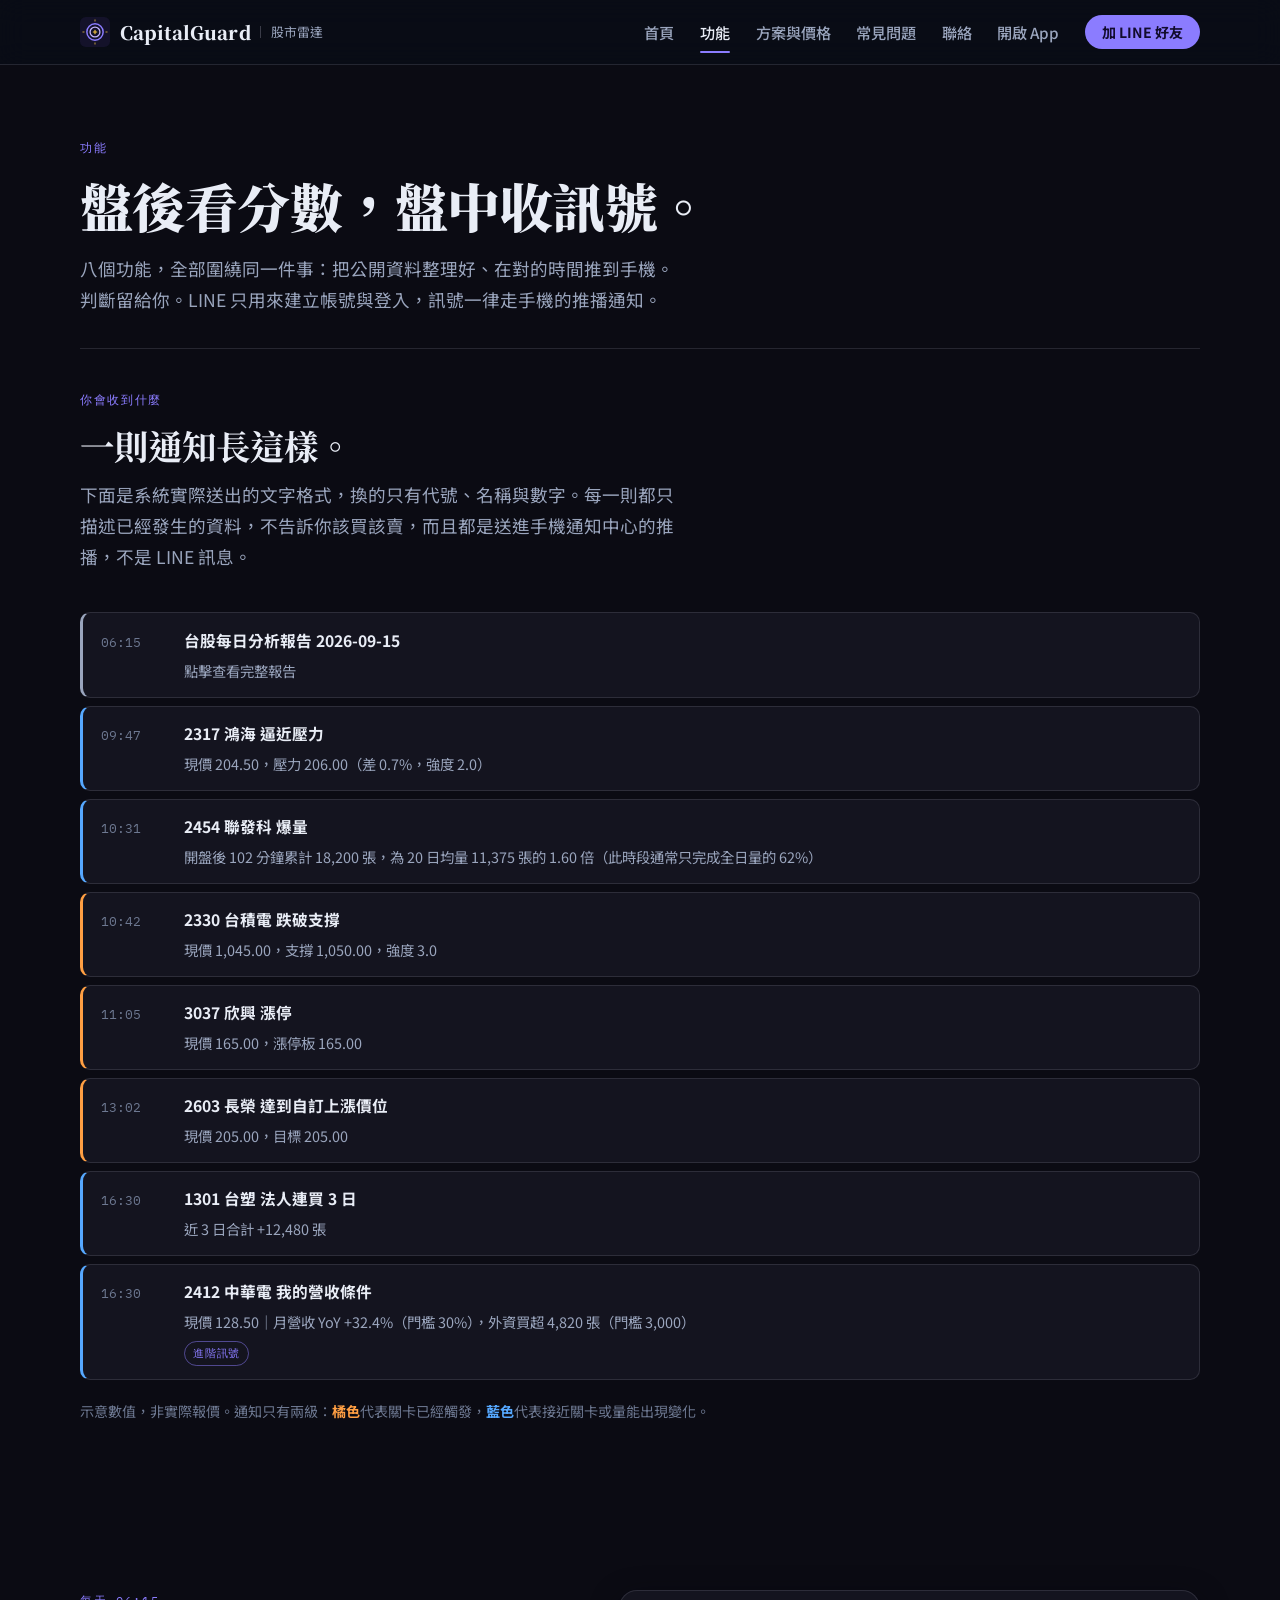
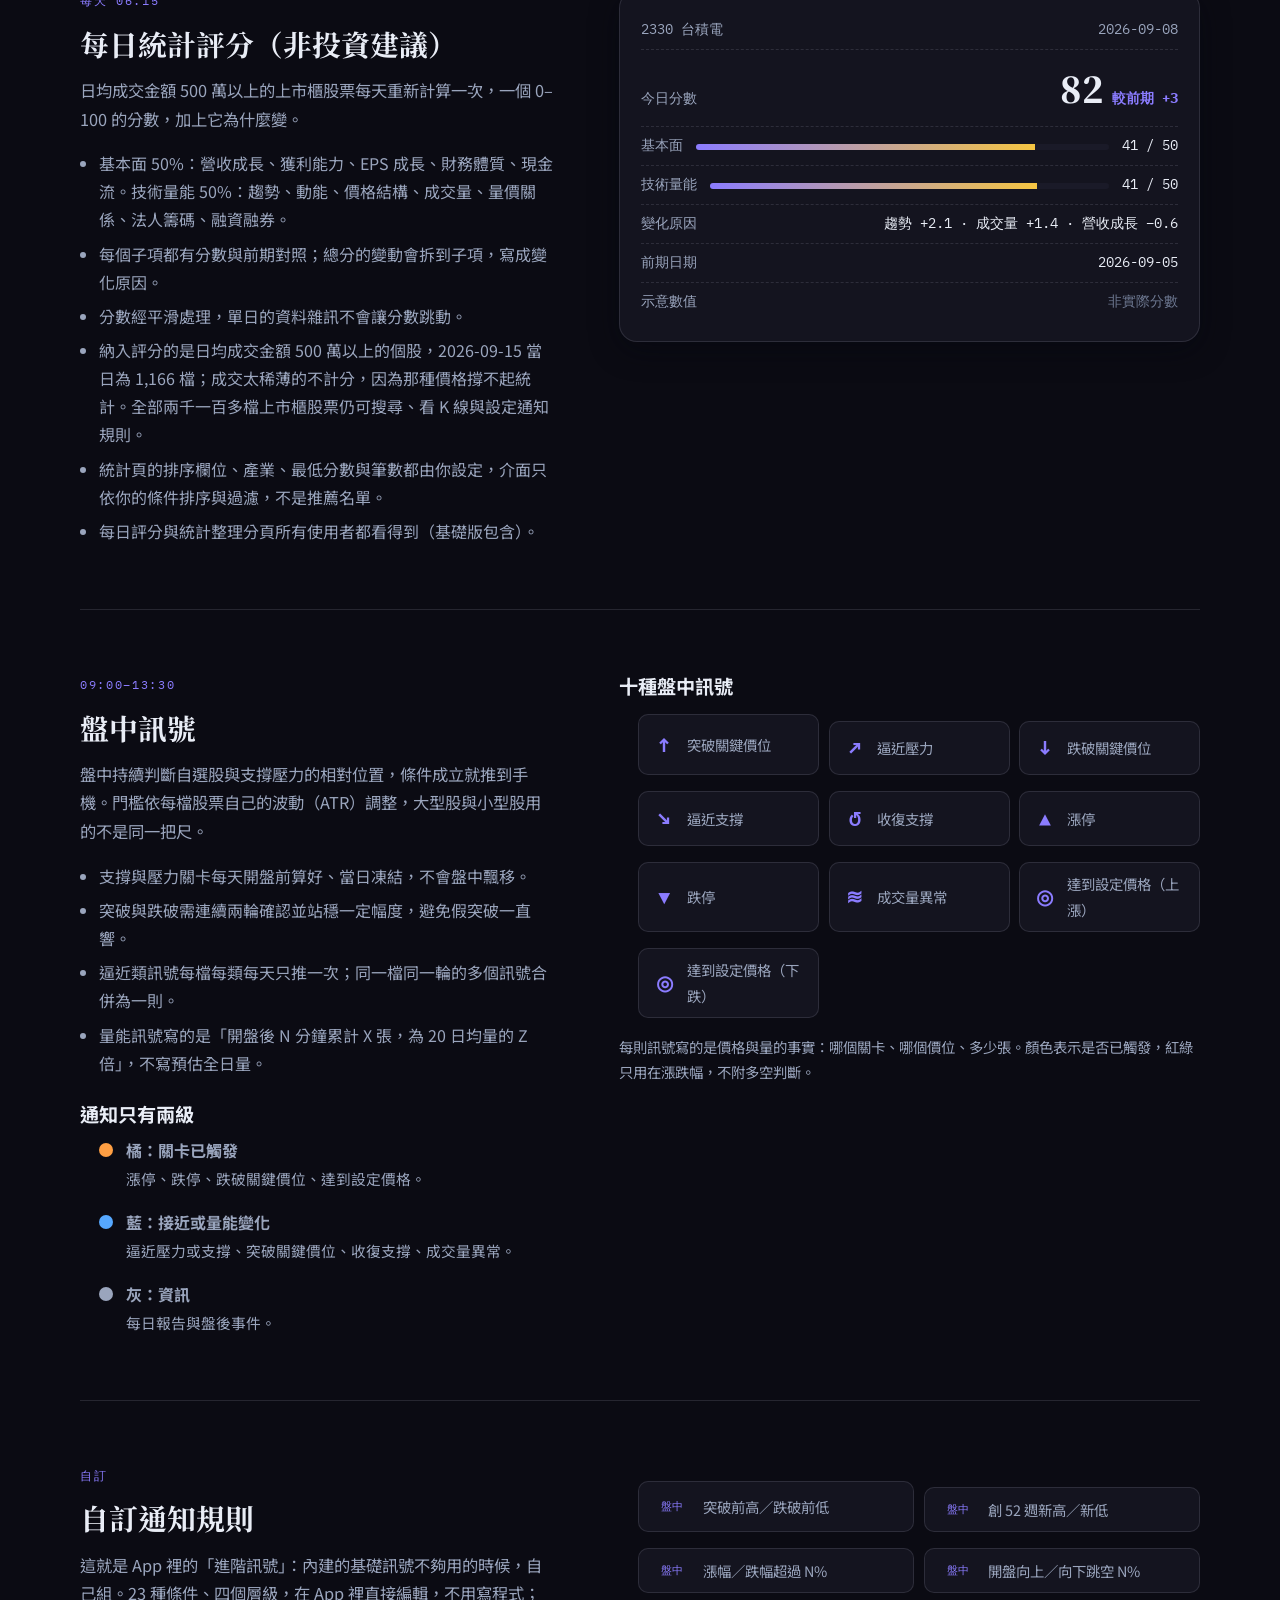
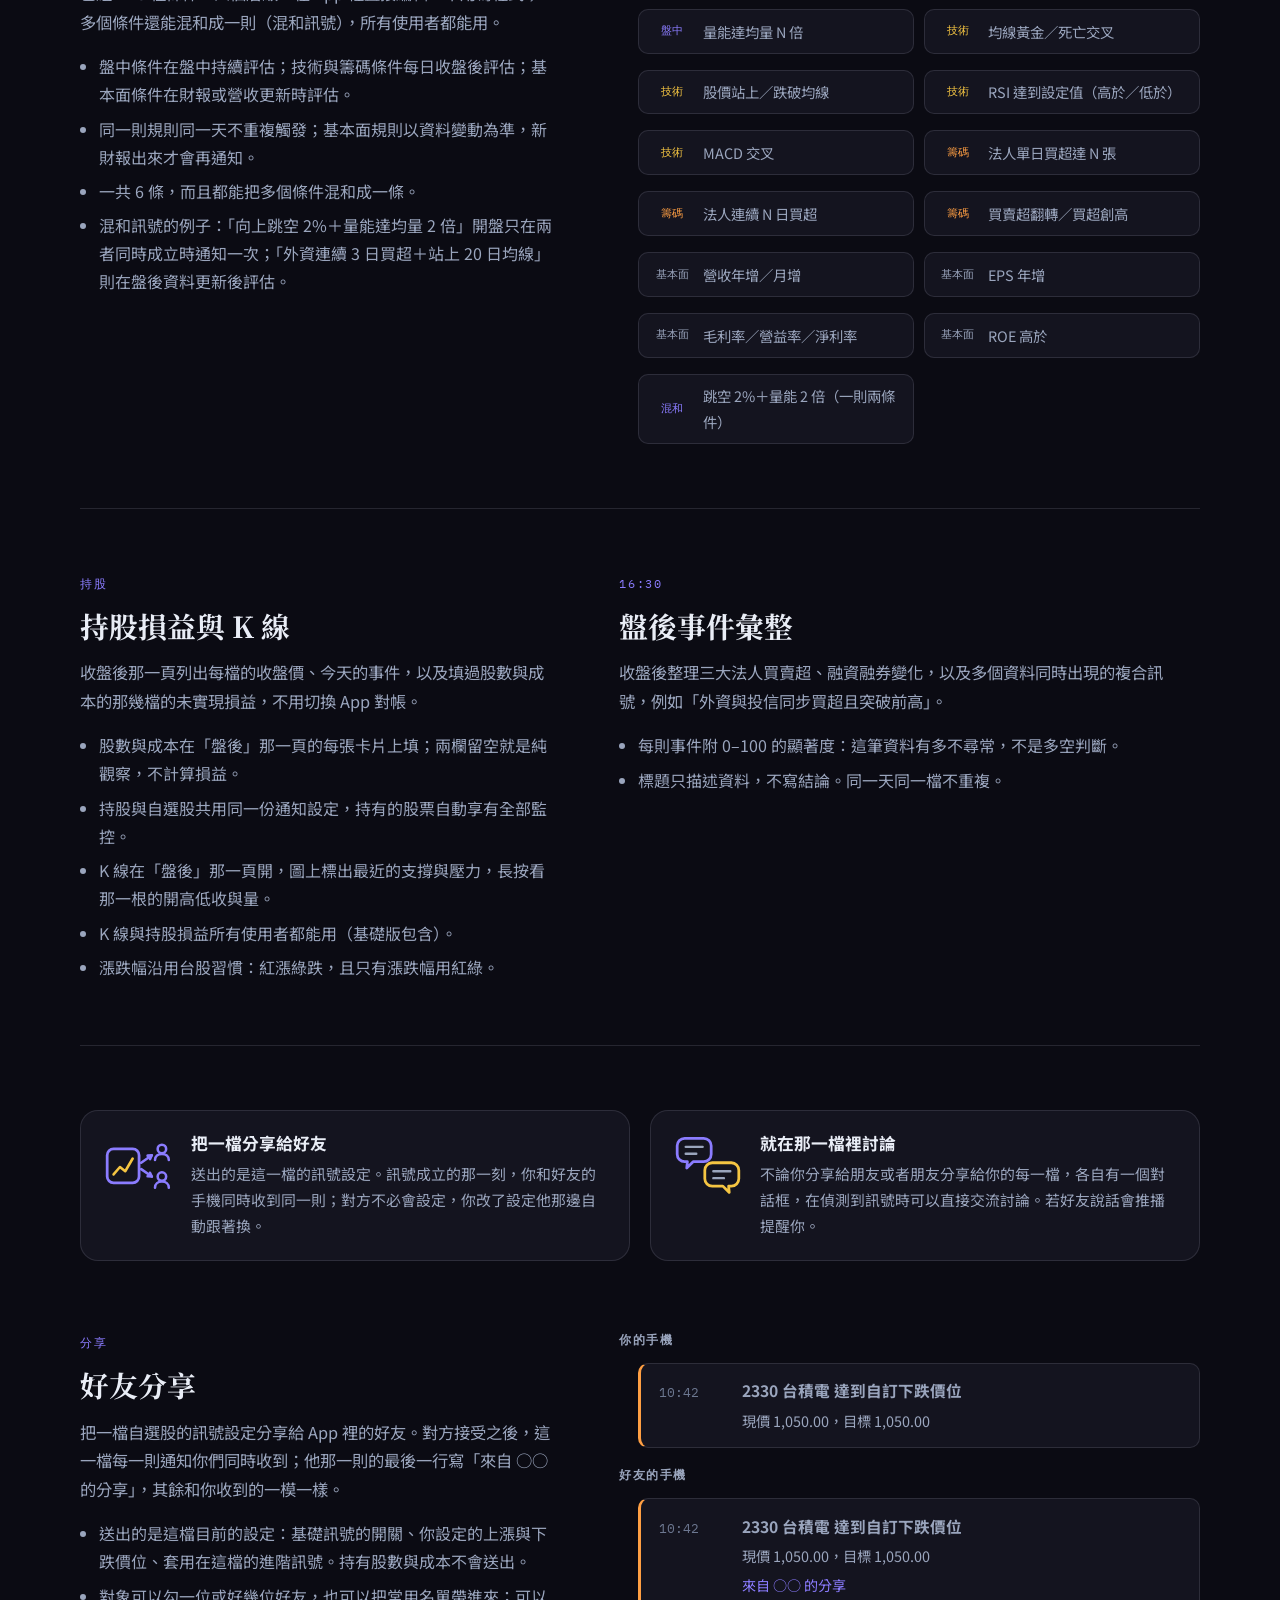
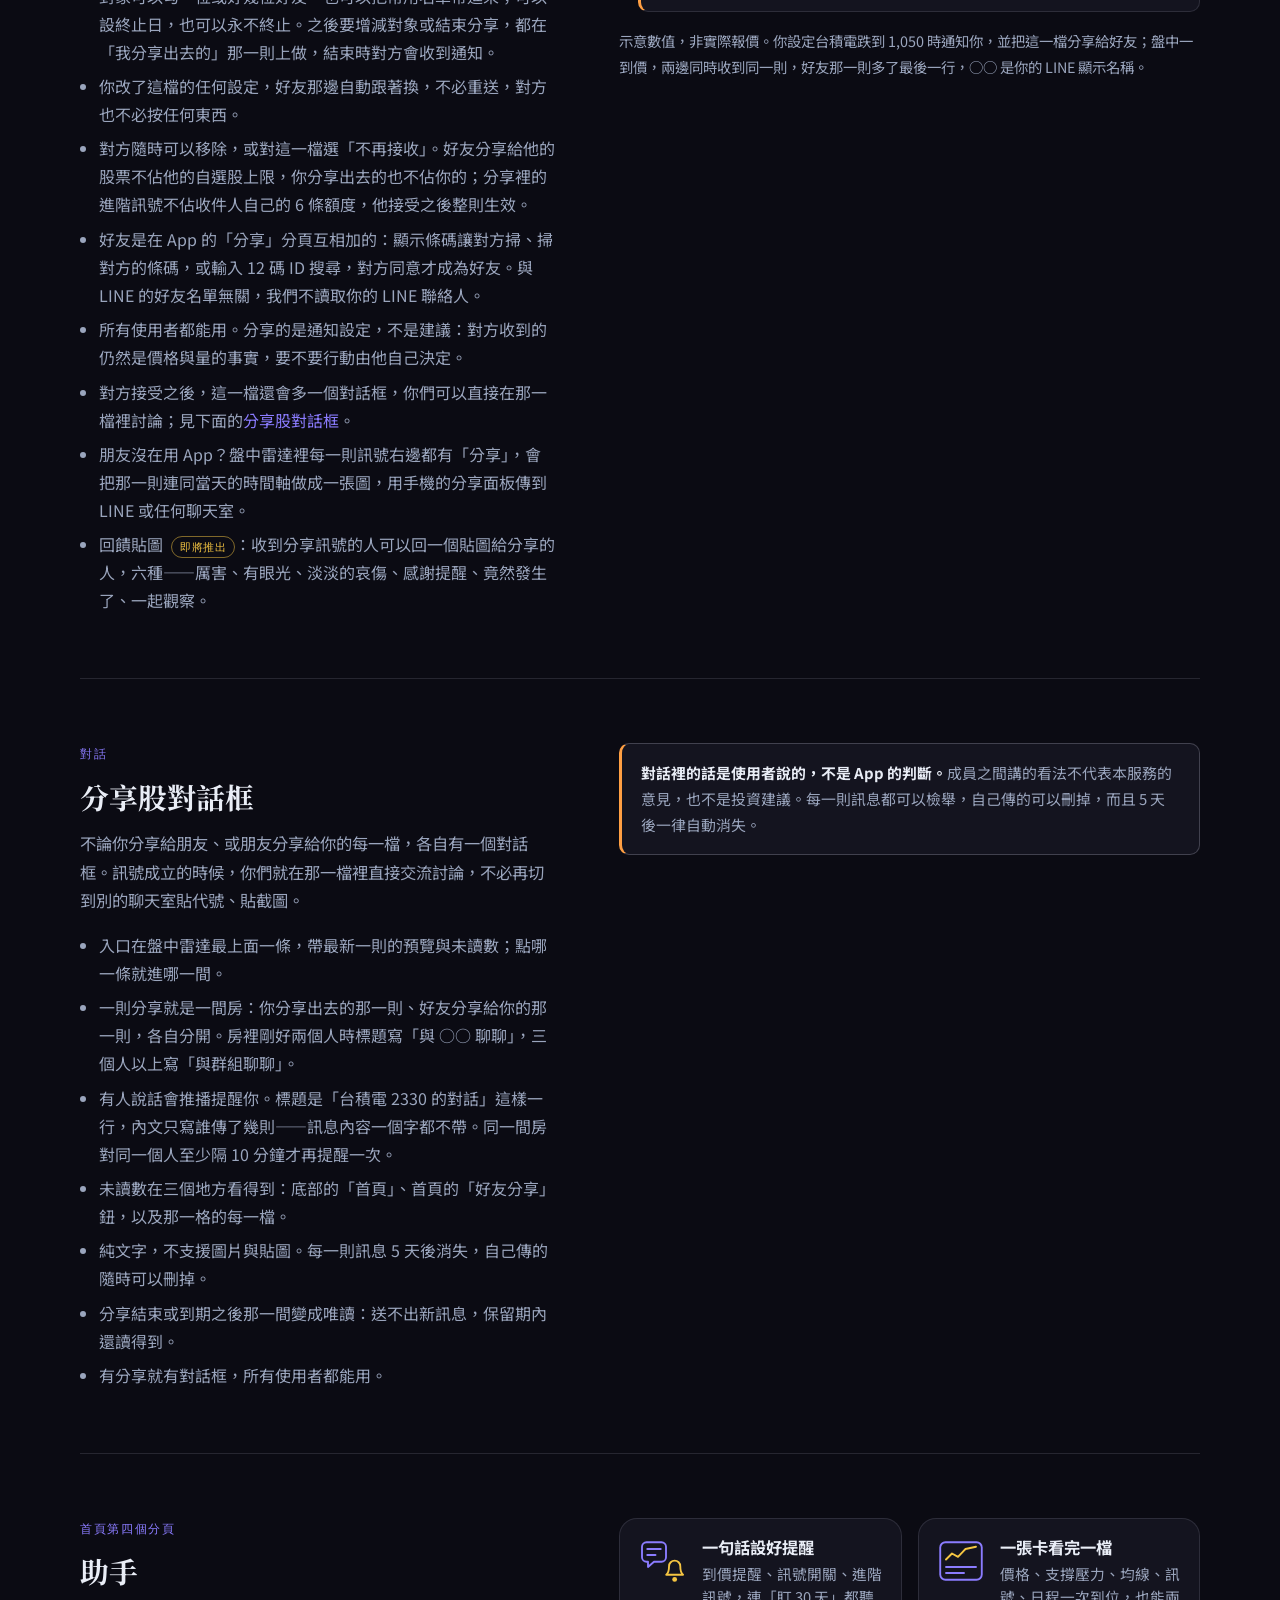
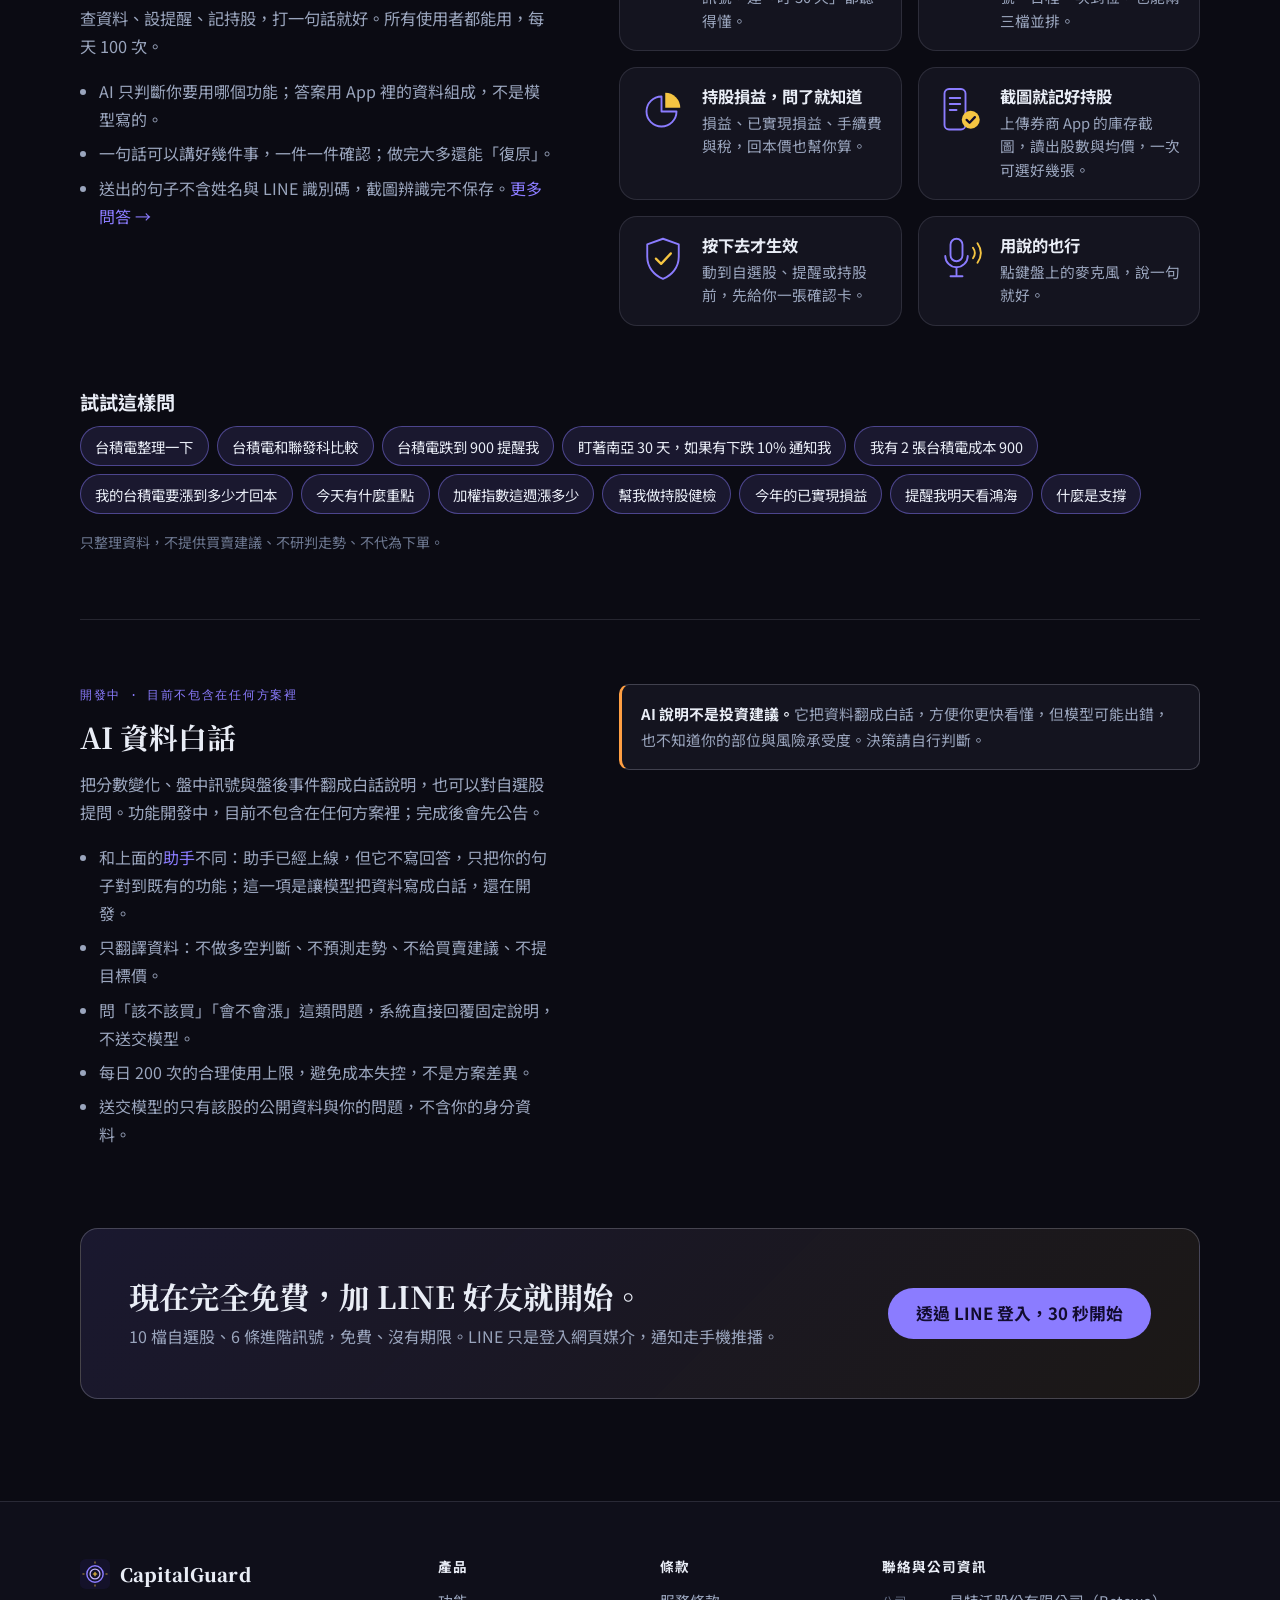
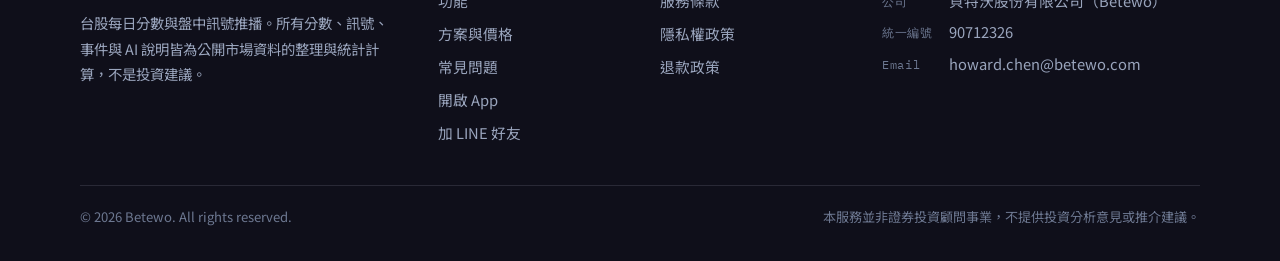
<file: features.html>
<!DOCTYPE html>
<html lang="zh-Hant-TW">
<head>
<meta charset="utf-8">
<meta name="viewport" content="width=device-width, initial-scale=1">
<title>功能 · CapitalGuard 股市雷達</title>
<meta name="description" content="每日統計評分（非投資建議）與變化原因、盤中訊號、23 種自訂通知規則、持股損益與 K 線、盤後事件彙整、好友分享、一句話查詢與設定的助手、AI 資料白話（開發中）。">
<link rel="canonical" href="https://betewo-web.github.io/betewo-site/features.html">
<meta property="og:type" content="website">
<meta property="og:site_name" content="CapitalGuard 股市雷達">
<meta property="og:title" content="功能 · CapitalGuard 股市雷達">
<meta property="og:description" content="每日統計評分（非投資建議）與變化原因、盤中訊號、23 種自訂通知規則、持股損益與 K 線、盤後事件彙整、好友分享、一句話查詢與設定的助手、AI 資料白話（開發中）。">
<meta property="og:url" content="https://betewo-web.github.io/betewo-site/features.html">
<meta property="og:image" content="https://betewo-web.github.io/betewo-site/og-cover.png?v=2">
<meta property="og:image:width" content="1200">
<meta property="og:image:height" content="630">
<meta name="twitter:card" content="summary_large_image">
<meta name="twitter:image" content="https://betewo-web.github.io/betewo-site/og-cover.png?v=2">
<meta name="theme-color" content="#0f0f1a">
<link rel="icon" href="data:image/svg+xml,%3Csvg%20xmlns%3D%22http%3A%2F%2Fwww.w3.org%2F2000%2Fsvg%22%20viewBox%3D%220%200%20512%20512%22%3E%3Crect%20width%3D%22512%22%20height%3D%22512%22%20rx%3D%2296%22%20fill%3D%22%2314122a%22%2F%3E%3Cg%20fill%3D%22none%22%20stroke-linecap%3D%22round%22%3E%3Ccircle%20cx%3D%22256%22%20cy%3D%22256%22%20r%3D%22139%22%20stroke%3D%22%238b7cff%22%20stroke-width%3D%2225%22%2F%3E%3Ccircle%20cx%3D%22256%22%20cy%3D%22256%22%20r%3D%2284%22%20stroke%3D%22%23c4b5fd%22%20stroke-width%3D%2222%22%2F%3E%3Cpath%20stroke%3D%22%23f5c542%22%20stroke-width%3D%2213%22%20d%3D%22M256%2070V49M442%20256h21M256%20442v21M70%20256H49%22%2F%3E%3Cpath%20stroke%3D%22%23f5c542%22%20stroke-width%3D%2220%22%20d%3D%22M227%20256h58M256%20227v58%22%2F%3E%3C%2Fg%3E%3C%2Fsvg%3E">
<link rel="preconnect" href="https://fonts.googleapis.com">
<link rel="preconnect" href="https://fonts.gstatic.com" crossorigin>
<link rel="stylesheet" href="https://fonts.googleapis.com/css2?family=IBM+Plex+Mono:wght@400;500;700&family=Noto+Sans+TC:wght@400;500;700&family=Noto+Serif+TC:wght@700;900&display=swap">
<link rel="stylesheet" href="site.css?v=20">
</head>
<body>
<header class="site-head">
  <div class="wrap">
    <a class="brand" href="index.html" aria-label="CapitalGuard 首頁"><svg class="brand-mark" viewBox="0 0 512 512" aria-hidden="true"><rect width="512" height="512" rx="96" fill="#14122a"/><g fill="none" stroke-linecap="round"><circle cx="256" cy="256" r="139" stroke="#8b7cff" stroke-width="25"/><circle cx="256" cy="256" r="84" stroke="#c4b5fd" stroke-width="22"/><path stroke="#f5c542" stroke-width="13" d="M256 70V49M442 256h21M256 442v21M70 256H49"/><path stroke="#f5c542" stroke-width="20" d="M227 256h58M256 227v58"/></g></svg><span class="brand-name">CapitalGuard</span><span class="brand-sub">股市雷達</span></a>
    <nav class="site-nav" id="site-nav" aria-label="主選單">
      <a href="index.html">首頁</a> <a href="features.html" aria-current="page">功能</a> <a href="pricing.html">方案與價格</a> <a href="faq.html">常見問題</a> <a href="contact.html">聯絡</a>
      <a class="nav-app" href="https://betewo-web.github.io/CapitalGuard-pages/watchlist.html" data-cg="open-app">開啟 App</a>
      <a class="btn btn-primary btn-sm" href="https://line.me/R/ti/p/@408csebn" data-cg="add-friend-nav">加 LINE 好友</a>
    </nav>
    <button class="nav-toggle" type="button" aria-controls="site-nav" aria-expanded="false">選單</button>
  </div>
</header>
<main>
<div class="wrap doc-head">
  <span class="eyebrow">功能</span>
  <h1>盤後看分數，盤中收訊號。</h1>
  <p class="lead" style="margin-top:1rem">八個功能，全部圍繞同一件事：把公開資料整理好、在對的時間推到手機。判斷留給你。LINE 只用來建立帳號與登入，訊號一律走手機的推播通知。</p>
</div>

<section class="section" id="what" style="padding-top:2.5rem">
  <div class="wrap">
    <div class="section-head">
      <span class="eyebrow">你會收到什麼</span>
      <h2>一則通知長這樣。</h2>
      <p class="lead">下面是系統實際送出的文字格式，換的只有代號、名稱與數字。每一則都只描述已經發生的資料，不告訴你該買該賣，而且都是送進手機通知中心的推播，不是 LINE 訊息。</p>
    </div>
    <ul class="msg-list">
      <li data-sev="info">
        <span class="msg-time">06:15</span>
        <span class="msg-body"><b>台股每日分析報告 2026-09-15</b><span>點擊查看完整報告</span></span>
      </li>
      <li data-sev="blue">
        <span class="msg-time">09:47</span>
        <span class="msg-body"><b>2317 鴻海 逼近壓力</b><span>現價 204.50，壓力 206.00（差 0.7%，強度 2.0）</span></span>
      </li>
      <li data-sev="blue">
        <span class="msg-time">10:31</span>
        <span class="msg-body"><b>2454 聯發科 爆量</b><span>開盤後 102 分鐘累計 18,200 張，為 20 日均量 11,375 張的 1.60 倍（此時段通常只完成全日量的 62%）</span></span>
      </li>
      <li data-sev="orange">
        <span class="msg-time">10:42</span>
        <span class="msg-body"><b>2330 台積電 跌破支撐</b><span>現價 1,045.00，支撐 1,050.00，強度 3.0</span></span>
      </li>
      <li data-sev="orange">
        <span class="msg-time">11:05</span>
        <span class="msg-body"><b>3037 欣興 漲停</b><span>現價 165.00，漲停板 165.00</span></span>
      </li>
      <li data-sev="orange">
        <span class="msg-time">13:02</span>
        <span class="msg-body"><b>2603 長榮 達到自訂上漲價位</b><span>現價 205.00，目標 205.00</span></span>
      </li>
      <li data-sev="blue">
        <span class="msg-time">16:30</span>
        <span class="msg-body"><b>1301 台塑 法人連買 3 日</b><span>近 3 日合計 +12,480 張</span></span>
      </li>
      <li data-sev="blue">
        <span class="msg-time">16:30</span>
        <span class="msg-body"><b>2412 中華電 我的營收條件</b><span>現價 128.50｜月營收 YoY +32.4%（門檻 30%），外資買超 4,820 張（門檻 3,000）</span><i class="msg-tag">進階訊號</i></span>
      </li>
    </ul>
    <p class="dim" style="margin-top:1.2rem;font-size:0.88rem">示意數值，非實際報價。通知只有兩級：<b style="color:var(--sig-orange)">橘色</b>代表關卡已經觸發，<b style="color:var(--sig-blue)">藍色</b>代表接近關卡或量能出現變化。</p>
  </div>
</section>
<div class="wrap">

  <section class="feature-detail" id="score">
    <div>
      <span class="eyebrow">每天 06:15</span>
      <h2>每日統計評分（非投資建議）</h2>
      <p class="lead">日均成交金額 500 萬以上的上市櫃股票每天重新計算一次，一個 0–100 的分數，加上它為什麼變。</p>
      <ul>
        <li>基本面 50%：營收成長、獲利能力、EPS 成長、財務體質、現金流。技術量能 50%：趨勢、動能、價格結構、成交量、量價關係、法人籌碼、融資融券。</li>
        <li>每個子項都有分數與前期對照；總分的變動會拆到子項，寫成變化原因。</li>
        <li>分數經平滑處理，單日的資料雜訊不會讓分數跳動。</li>
        <li>納入評分的是日均成交金額 500 萬以上的個股，2026-09-15 當日為 1,166 檔；成交太稀薄的不計分，因為那種價格撐不起統計。全部兩千一百多檔上市櫃股票仍可搜尋、看 K 線與設定通知規則。</li>
        <li>統計頁的排序欄位、產業、最低分數與筆數都由你設定，介面只依你的條件排序與過濾，不是推薦名單。</li>
        <li>每日評分與統計整理分頁所有使用者都看得到（基礎版包含）。</li>
      </ul>
    </div>
    <div class="scorecard" aria-label="分數明細示意">
      <div class="row"><span class="lab">2330 台積電</span><span class="lab">2026-09-08</span></div>
      <div class="row"><span class="lab">今日分數</span><span><span class="big">82</span> <span class="grade">較前期 +3</span></span></div>
      <div class="row"><span class="lab">基本面</span><span class="bar"><i style="width:82%"></i></span><span>41 / 50</span></div>
      <div class="row"><span class="lab">技術量能</span><span class="bar"><i style="width:82%"></i></span><span>41 / 50</span></div>
      <div class="row"><span class="lab">變化原因</span><span>趨勢 +2.1 · 成交量 +1.4 · 營收成長 −0.6</span></div>
      <div class="row"><span class="lab">前期日期</span><span>2026-09-05</span></div>
      <div class="row"><span class="lab dim">示意數值</span><span class="dim">非實際分數</span></div>
    </div>
  </section>

  <section class="feature-detail" id="radar">
    <div>
      <span class="eyebrow">09:00–13:30</span>
      <h2>盤中訊號</h2>
      <p class="lead">盤中持續判斷自選股與支撐壓力的相對位置，條件成立就推到手機。門檻依每檔股票自己的波動（ATR）調整，大型股與小型股用的不是同一把尺。</p>
      <ul>
        <li>支撐與壓力關卡每天開盤前算好、當日凍結，不會盤中飄移。</li>
        <li>突破與跌破需連續兩輪確認並站穩一定幅度，避免假突破一直響。</li>
        <li>逼近類訊號每檔每類每天只推一次；同一檔同一輪的多個訊號合併為一則。</li>
        <li>量能訊號寫的是「開盤後 N 分鐘累計 X 張，為 20 日均量的 Z 倍」，不寫預估全日量。</li>
      </ul>
      <h3 style="margin-top:1.6rem">通知只有兩級</h3>
      <ul class="sev-list" style="margin-top:0.6rem">
        <li><span class="dot" style="background:var(--sig-orange)"></span><div><b>橘：關卡已觸發</b><span>漲停、跌停、跌破關鍵價位、達到設定價格。</span></div></li>
        <li><span class="dot" style="background:var(--sig-blue)"></span><div><b>藍：接近或量能變化</b><span>逼近壓力或支撐、突破關鍵價位、收復支撐、成交量異常。</span></div></li>
        <li><span class="dot" style="background:var(--sig-info)"></span><div><b>灰：資訊</b><span>每日報告與盤後事件。</span></div></li>
      </ul>
    </div>
    <div>
      <h3 style="margin-bottom:0.8rem">十種盤中訊號</h3>
      <ul class="legend">
        <li><span class="em glyph">↑</span>突破關鍵價位</li>
        <li><span class="em glyph">↗</span>逼近壓力</li>
        <li><span class="em glyph">↓</span>跌破關鍵價位</li>
        <li><span class="em glyph">↘</span>逼近支撐</li>
        <li><span class="em glyph">↺</span>收復支撐</li>
        <li><span class="em glyph">▲</span>漲停</li>
        <li><span class="em glyph">▼</span>跌停</li>
        <li><span class="em glyph">≋</span>成交量異常</li>
        <li><span class="em glyph">◎</span>達到設定價格（上漲）</li>
        <li><span class="em glyph">◎</span>達到設定價格（下跌）</li>
      </ul>
      <p class="muted" style="margin-top:1rem;font-size:0.9rem">每則訊號寫的是價格與量的事實：哪個關卡、哪個價位、多少張。顏色表示是否已觸發，紅綠只用在漲跌幅，不附多空判斷。</p>
    </div>
  </section>

  <section class="feature-detail" id="rules">
    <div>
      <span class="eyebrow">自訂</span>
      <h2>自訂通知規則</h2>
      <p class="lead">這就是 App 裡的「進階訊號」：內建的基礎訊號不夠用的時候，自己組。23 種條件、四個層級，在 App 裡直接編輯，不用寫程式；多個條件還能混和成一則（混和訊號），所有使用者都能用。</p>
      <ul>
        <li>盤中條件在盤中持續評估；技術與籌碼條件每日收盤後評估；基本面條件在財報或營收更新時評估。</li>
        <li>同一則規則同一天不重複觸發；基本面規則以資料變動為準，新財報出來才會再通知。</li>
        <li>一共 6 條，而且都能把多個條件混和成一條。</li>
        <li>混和訊號的例子：「向上跳空 2%＋量能達均量 2 倍」開盤只在兩者同時成立時通知一次；「外資連續 3 日買超＋站上 20 日均線」則在盤後資料更新後評估。</li>
      </ul>
    </div>
    <div>
      <ul class="legend" style="grid-template-columns:repeat(2,1fr)">
        <li><span class="em mono" style="font-size:0.7rem;color:var(--accent)">盤中</span>突破前高／跌破前低</li>
        <li><span class="em mono" style="font-size:0.7rem;color:var(--accent)">盤中</span>創 52 週新高／新低</li>
        <li><span class="em mono" style="font-size:0.7rem;color:var(--accent)">盤中</span>漲幅／跌幅超過 N%</li>
        <li><span class="em mono" style="font-size:0.7rem;color:var(--accent)">盤中</span>開盤向上／向下跳空 N%</li>
        <li><span class="em mono" style="font-size:0.7rem;color:var(--accent)">盤中</span>量能達均量 N 倍</li>
        <li><span class="em mono" style="font-size:0.7rem;color:var(--accent-2)">技術</span>均線黃金／死亡交叉</li>
        <li><span class="em mono" style="font-size:0.7rem;color:var(--accent-2)">技術</span>股價站上／跌破均線</li>
        <li><span class="em mono" style="font-size:0.7rem;color:var(--accent-2)">技術</span>RSI 達到設定值（高於／低於）</li>
        <li><span class="em mono" style="font-size:0.7rem;color:var(--accent-2)">技術</span>MACD 交叉</li>
        <li><span class="em mono" style="font-size:0.7rem;color:var(--sig-orange)">籌碼</span>法人單日買超達 N 張</li>
        <li><span class="em mono" style="font-size:0.7rem;color:var(--sig-orange)">籌碼</span>法人連續 N 日買超</li>
        <li><span class="em mono" style="font-size:0.7rem;color:var(--sig-orange)">籌碼</span>買賣超翻轉／買超創高</li>
        <li><span class="em mono" style="font-size:0.7rem;color:var(--muted)">基本面</span>營收年增／月增</li>
        <li><span class="em mono" style="font-size:0.7rem;color:var(--muted)">基本面</span>EPS 年增</li>
        <li><span class="em mono" style="font-size:0.7rem;color:var(--muted)">基本面</span>毛利率／營益率／淨利率</li>
        <li><span class="em mono" style="font-size:0.7rem;color:var(--muted)">基本面</span>ROE 高於</li>
        <li><span class="em mono" style="font-size:0.7rem;color:var(--accent)">混和</span>跳空 2%＋量能 2 倍（一則兩條件）</li>
      </ul>
    </div>
  </section>

  <section class="feature-detail" id="holdings">
    <div>
      <span class="eyebrow">持股</span>
      <h2>持股損益與 K 線</h2>
      <p class="lead">收盤後那一頁列出每檔的收盤價、今天的事件，以及填過股數與成本的那幾檔的未實現損益，不用切換 App 對帳。</p>
      <ul>
        <li>股數與成本在「盤後」那一頁的每張卡片上填；兩欄留空就是純觀察，不計算損益。</li>
        <li>持股與自選股共用同一份通知設定，持有的股票自動享有全部監控。</li>
        <li>K 線在「盤後」那一頁開，圖上標出最近的支撐與壓力，長按看那一根的開高低收與量。</li>
        <li>K 線與持股損益所有使用者都能用（基礎版包含）。</li>
        <li>漲跌幅沿用台股習慣：紅漲綠跌，且只有漲跌幅用紅綠。</li>
      </ul>
    </div>
    <div>
      <span class="eyebrow">16:30</span>
      <h2>盤後事件彙整</h2>
      <p class="lead">收盤後整理三大法人買賣超、融資融券變化，以及多個資料同時出現的複合訊號，例如「外資與投信同步買超且突破前高」。</p>
      <ul>
        <li>每則事件附 0–100 的顯著度：這筆資料有多不尋常，不是多空判斷。</li>
        <li>標題只描述資料，不寫結論。同一天同一檔不重複。</li>
      </ul>
    </div>
  </section>

  <section class="feature-detail" id="share">
    <div class="share-icons">
      <div class="share-icon">
        <svg class="share-icon-art" viewBox="0 0 64 64" fill="none" stroke-linecap="round" stroke-linejoin="round" aria-hidden="true"><rect x="3" y="15" width="30" height="32" rx="6" stroke="var(--accent)" stroke-width="2.6"/><path d="M9 39 15 32 20 36 27 24" stroke="var(--accent-2)" stroke-width="2.4"/><path d="M35 28 45 21" stroke="var(--accent)" stroke-width="2.4"/><path d="M41 21.3 45 21 43.3 24.6" stroke="var(--accent)" stroke-width="2.4"/><path d="M35 34 45 41" stroke="var(--accent)" stroke-width="2.4"/><path d="M41 40.7 45 41 43.3 37.4" stroke="var(--accent)" stroke-width="2.4"/><circle cx="54.5" cy="15" r="4" stroke="var(--accent)" stroke-width="2.4"/><path d="M48 25.5c0-3.6 2.9-5.8 6.5-5.8s6.5 2.2 6.5 5.8" stroke="var(--accent)" stroke-width="2.4"/><circle cx="54.5" cy="41" r="4" stroke="var(--accent)" stroke-width="2.4"/><path d="M48 51.5c0-3.6 2.9-5.8 6.5-5.8s6.5 2.2 6.5 5.8" stroke="var(--accent)" stroke-width="2.4"/></svg>
        <div>
          <h3>把一檔分享給好友</h3>
          <p>送出的是這一檔的訊號設定。訊號成立的那一刻，你和好友的手機同時收到同一則；對方不必會設定，你改了設定他那邊自動跟著換。</p>
        </div>
      </div>
      <div class="share-icon">
        <svg class="share-icon-art" viewBox="0 0 64 64" fill="none" stroke-linecap="round" stroke-linejoin="round" aria-hidden="true"><path d="M10 5h18a7 7 0 0 1 7 7v8a7 7 0 0 1-7 7H18l-6 6 .6-6H10a7 7 0 0 1-7-7v-8a7 7 0 0 1 7-7Z" stroke="var(--accent)" stroke-width="2.6"/><path d="M11 13h16M11 19.5h10" stroke="var(--muted)" stroke-width="2.2"/><path d="M36 28h18a7 7 0 0 1 7 7v8a7 7 0 0 1-7 7h-2.6l.6 6-6-6H36a7 7 0 0 1-7-7v-8a7 7 0 0 1 7-7Z" stroke="var(--accent-2)" stroke-width="2.6"/><path d="M37 36h16M37 42.5h10" stroke="var(--muted)" stroke-width="2.2"/></svg>
        <div>
          <h3>就在那一檔裡討論</h3>
          <p>不論你分享給朋友或者朋友分享給你的每一檔，各自有一個對話框，在偵測到訊號時可以直接交流討論。若好友說話會推播提醒你。</p>
        </div>
      </div>
    </div>
    <div>
      <span class="eyebrow">分享</span>
      <h2>好友分享</h2>
      <p class="lead">把一檔自選股的訊號設定分享給 App 裡的好友。對方接受之後，這一檔每一則通知你們同時收到；他那一則的最後一行寫「來自 ○○ 的分享」，其餘和你收到的一模一樣。</p>
      <ul>
        <li>送出的是這檔目前的設定：基礎訊號的開關、你設定的上漲與下跌價位、套用在這檔的進階訊號。持有股數與成本不會送出。</li>
        <li>對象可以勾一位或好幾位好友，也可以把常用名單帶進來；可以設終止日，也可以永不終止。之後要增減對象或結束分享，都在「我分享出去的」那一則上做，結束時對方會收到通知。</li>
        <li>你改了這檔的任何設定，好友那邊自動跟著換，不必重送，對方也不必按任何東西。</li>
        <li>對方隨時可以移除，或對這一檔選「不再接收」。好友分享給他的股票不佔他的自選股上限，你分享出去的也不佔你的；分享裡的進階訊號不佔收件人自己的 6 條額度，他接受之後整則生效。</li>
        <li>好友是在 App 的「分享」分頁互相加的：顯示條碼讓對方掃、掃對方的條碼，或輸入 12 碼 ID 搜尋，對方同意才成為好友。與 LINE 的好友名單無關，我們不讀取你的 LINE 聯絡人。</li>
        <li>所有使用者都能用。分享的是通知設定，不是建議：對方收到的仍然是價格與量的事實，要不要行動由他自己決定。</li>
        <li>對方接受之後，這一檔還會多一個對話框，你們可以直接在那一檔裡討論；見下面的<a href="#chat">分享股對話框</a>。</li>
        <li>朋友沒在用 App？盤中雷達裡每一則訊號右邊都有「分享」，會把那一則連同當天的時間軸做成一張圖，用手機的分享面板傳到 LINE 或任何聊天室。</li>
        <li>回饋貼圖<span class="tag tag-soon">即將推出</span>：收到分享訊號的人可以回一個貼圖給分享的人，六種——厲害、有眼光、淡淡的哀傷、感謝提醒、竟然發生了、一起觀察。</li>
      </ul>
    </div>
    <div>
      <div class="share-pair share-pair-stack">
        <div>
          <h4>你的手機</h4>
          <ul class="msg-list">
            <li data-sev="orange">
              <span class="msg-time">10:42</span>
              <span class="msg-body"><b>2330 台積電 達到自訂下跌價位</b><span>現價 1,050.00，目標 1,050.00</span></span>
            </li>
          </ul>
        </div>
        <div>
          <h4>好友的手機</h4>
          <ul class="msg-list">
            <li data-sev="orange">
              <span class="msg-time">10:42</span>
              <span class="msg-body"><b>2330 台積電 達到自訂下跌價位</b><span>現價 1,050.00，目標 1,050.00</span><span class="msg-from">來自 ○○ 的分享</span></span>
            </li>
          </ul>
        </div>
      </div>
      <p class="muted" style="margin-top:1rem;font-size:0.9rem">示意數值，非實際報價。你設定台積電跌到 1,050 時通知你，並把這一檔分享給好友；盤中一到價，兩邊同時收到同一則，好友那一則多了最後一行，○○ 是你的 LINE 顯示名稱。</p>
    </div>
  </section>

  <section class="feature-detail" id="chat">
    <div>
      <span class="eyebrow">對話</span>
      <h2>分享股對話框</h2>
      <p class="lead">不論你分享給朋友、或朋友分享給你的每一檔，各自有一個對話框。訊號成立的時候，你們就在那一檔裡直接交流討論，不必再切到別的聊天室貼代號、貼截圖。</p>
      <ul>
        <li>入口在盤中雷達最上面一條，帶最新一則的預覽與未讀數；點哪一條就進哪一間。</li>
        <li>一則分享就是一間房：你分享出去的那一則、好友分享給你的那一則，各自分開。房裡剛好兩個人時標題寫「與 ○○ 聊聊」，三個人以上寫「與群組聊聊」。</li>
        <li>有人說話會推播提醒你。標題是「台積電 2330 的對話」這樣一行，內文只寫誰傳了幾則——訊息內容一個字都不帶。同一間房對同一個人至少隔 10 分鐘才再提醒一次。</li>
        <li>未讀數在三個地方看得到：底部的「首頁」、首頁的「好友分享」鈕，以及那一格的每一檔。</li>
        <li>純文字，不支援圖片與貼圖。每一則訊息 5 天後消失，自己傳的隨時可以刪掉。</li>
        <li>分享結束或到期之後那一間變成唯讀：送不出新訊息，保留期內還讀得到。</li>
        <li>有分享就有對話框，所有使用者都能用。</li>
      </ul>
    </div>
    <div class="notice">
      <b>對話裡的話是使用者說的，不是 App 的判斷。</b>成員之間講的看法不代表本服務的意見，也不是投資建議。每一則訊息都可以檢舉，自己傳的可以刪掉，而且 5 天後一律自動消失。
    </div>
  </section>

  <section class="feature-detail" id="assistant">
    <div>
      <span class="eyebrow">首頁第四個分頁</span>
      <h2>助手</h2>
      <p class="lead">查資料、設提醒、記持股，打一句話就好。所有使用者都能用，每天 100 次。</p>
      <ul>
        <li>AI 只判斷你要用哪個功能；答案用 App 裡的資料組成，不是模型寫的。</li>
        <li>一句話可以講好幾件事，一件一件確認；做完大多還能「復原」。</li>
        <li>送出的句子不含姓名與 LINE 識別碼，截圖辨識完不保存。<a href="faq.html#assistant">更多問答 →</a></li>
      </ul>
    </div>
    <div class="ask-perks">
      <div class="ask-perk">
        <svg class="ask-perk-art" viewBox="0 0 64 64" fill="none" stroke-linecap="round" stroke-linejoin="round" aria-hidden="true"><path d="M10 7H30A6 6 0 0 1 36 13V27A6 6 0 0 1 30 33H20L12 40V33H10A6 6 0 0 1 4 27V13A6 6 0 0 1 10 7Z" stroke="var(--accent)" stroke-width="2.5"/><path d="M11 16H29M11 24H22" stroke="var(--accent)" stroke-width="2.5"/><path d="M40.05 39A7.5 7.5 0 0 1 55.05 39C55.05 47.75 58.8 50.25 58.8 50.25H36.3C36.3 50.25 40.05 47.75 40.05 39Z" stroke="var(--accent-2)" stroke-width="2.5"/><circle cx="47.55" cy="56.5" r="3.2" fill="var(--accent-2)" stroke="none"/></svg>
        <div><h3>一句話設好提醒</h3><p>到價提醒、訊號開關、進階訊號，連「盯 30 天」都聽得懂。</p></div>
      </div>
      <div class="ask-perk">
        <svg class="ask-perk-art" viewBox="0 0 64 64" fill="none" stroke-linecap="round" stroke-linejoin="round" aria-hidden="true"><rect x="4.3" y="7" width="55.4" height="50" rx="7" stroke="var(--accent)" stroke-width="2.5"/><path d="M12 30L20 22L28 26.5L38 16L52 13" stroke="var(--accent-2)" stroke-width="2.5"/><path d="M12 40H52M12 48H36" stroke="var(--accent)" stroke-width="2.5"/></svg>
        <div><h3>一張卡看完一檔</h3><p>價格、支撐壓力、均線、訊號、日程一次到位，也能兩三檔並排。</p></div>
      </div>
      <div class="ask-perk">
        <svg class="ask-perk-art" viewBox="0 0 64 64" fill="none" stroke-linecap="round" stroke-linejoin="round" aria-hidden="true"><path d="M30 14A20 20 0 1 0 50 34H30Z" stroke="var(--accent)" stroke-width="2.5"/><path d="M35 9A20 20 0 0 1 55 29H35Z" fill="var(--accent-2)" stroke="none"/></svg>
        <div><h3>持股損益，問了就知道</h3><p>損益、已實現損益、手續費與稅，回本價也幫你算。</p></div>
      </div>
      <div class="ask-perk">
        <svg class="ask-perk-art" viewBox="0 0 64 64" fill="none" stroke-linecap="round" stroke-linejoin="round" aria-hidden="true"><rect x="10" y="4" width="28" height="54" rx="6" stroke="var(--accent)" stroke-width="2.5"/><path d="M17 16H31M17 24H31M17 32H26" stroke="var(--accent)" stroke-width="2.5"/><circle cx="45" cy="45" r="12" fill="var(--accent-2)" stroke="none"/><path d="M39.5 45.2L43.4 49L50.5 41.5" stroke="var(--accent-ink)" stroke-width="3"/></svg>
        <div><h3>截圖就記好持股</h3><p>上傳券商 App 的庫存截圖，讀出股數與均價，一次可選好幾張。</p></div>
      </div>
      <div class="ask-perk">
        <svg class="ask-perk-art" viewBox="0 0 64 64" fill="none" stroke-linecap="round" stroke-linejoin="round" aria-hidden="true"><path d="M32 5L53 12.5V29C53 43 44 53.5 32 58.5C20 53.5 11 43 11 29V12.5Z" stroke="var(--accent)" stroke-width="2.5"/><path d="M22.5 31.5L29.5 38.5L42.5 24.5" stroke="var(--accent-2)" stroke-width="3"/></svg>
        <div><h3>按下去才生效</h3><p>動到自選股、提醒或持股前，先給你一張確認卡。</p></div>
      </div>
      <div class="ask-perk">
        <svg class="ask-perk-art" viewBox="0 0 64 64" fill="none" stroke-linecap="round" stroke-linejoin="round" aria-hidden="true"><rect x="18" y="5" width="16" height="30" rx="8" stroke="var(--accent)" stroke-width="2.5"/><path d="M11 28A15 15 0 0 0 41 28M26 43V53M18 55H34" stroke="var(--accent)" stroke-width="2.5"/><path d="M48 17Q53 24 48 31M54 11Q63 24 54 37" stroke="var(--accent-2)" stroke-width="2.5"/></svg>
        <div><h3>用說的也行</h3><p>點鍵盤上的麥克風，說一句就好。</p></div>
      </div>
    </div>
    <div class="ask-try">
      <h3>試試這樣問</h3>
      <div class="ask-chips">
        <span class="ask-say">台積電整理一下</span>
        <span class="ask-say">台積電和聯發科比較</span>
        <span class="ask-say">台積電跌到 900 提醒我</span>
        <span class="ask-say">盯著南亞 30 天，如果有下跌 10% 通知我</span>
        <span class="ask-say">我有 2 張台積電成本 900</span>
        <span class="ask-say">我的台積電要漲到多少才回本</span>
        <span class="ask-say">今天有什麼重點</span>
        <span class="ask-say">加權指數這週漲多少</span>
        <span class="ask-say">幫我做持股健檢</span>
        <span class="ask-say">今年的已實現損益</span>
        <span class="ask-say">提醒我明天看鴻海</span>
        <span class="ask-say">什麼是支撐</span>
      </div>
      <p class="ask-note">只整理資料，不提供買賣建議、不研判走勢、不代為下單。</p>
    </div>
  </section>

  <section class="feature-detail" id="ai">
    <div>
      <span class="eyebrow">開發中 · 目前不包含在任何方案裡</span>
      <h2>AI 資料白話</h2>
      <p class="lead">把分數變化、盤中訊號與盤後事件翻成白話說明，也可以對自選股提問。功能開發中，目前不包含在任何方案裡；完成後會先公告。</p>
      <ul>
        <li>和上面的<a href="#assistant">助手</a>不同：助手已經上線，但它不寫回答，只把你的句子對到既有的功能；這一項是讓模型把資料寫成白話，還在開發。</li>
        <li>只翻譯資料：不做多空判斷、不預測走勢、不給買賣建議、不提目標價。</li>
        <li>問「該不該買」「會不會漲」這類問題，系統直接回覆固定說明，不送交模型。</li>
        <li>每日 200 次的合理使用上限，避免成本失控，不是方案差異。</li>
        <li>送交模型的只有該股的公開資料與你的問題，不含你的身分資料。</li>
      </ul>
    </div>
    <div class="notice">
      <b>AI 說明不是投資建議。</b>它把資料翻成白話，方便你更快看懂，但模型可能出錯，也不知道你的部位與風險承受度。決策請自行判斷。
    </div>
  </section>

  <section class="section" style="padding-top:1rem">
    <div class="cta-band">
      <div>
        <h2>現在完全免費，加 LINE 好友就開始。</h2>
        <p>10 檔自選股、6 條進階訊號，免費、沒有期限。LINE 只是登入網頁媒介，通知走手機推播。</p>
      </div>
      <a class="btn btn-primary btn-lg" href="https://line.me/R/ti/p/@408csebn" data-cg="add-friend-foot">透過 LINE 登入，30 秒開始</a>
    </div>
  </section>
</div>
</main>
<footer class="site-foot">
  <div class="wrap foot-grid">
    <div class="foot-brand">
      <a class="brand" href="index.html"><svg class="brand-mark" viewBox="0 0 512 512" aria-hidden="true"><rect width="512" height="512" rx="96" fill="#14122a"/><g fill="none" stroke-linecap="round"><circle cx="256" cy="256" r="139" stroke="#8b7cff" stroke-width="25"/><circle cx="256" cy="256" r="84" stroke="#c4b5fd" stroke-width="22"/><path stroke="#f5c542" stroke-width="13" d="M256 70V49M442 256h21M256 442v21M70 256H49"/><path stroke="#f5c542" stroke-width="20" d="M227 256h58M256 227v58"/></g></svg><span class="brand-name">CapitalGuard</span></a>
      <p>台股每日分數與盤中訊號推播。所有分數、訊號、事件與 AI 說明皆為公開市場資料的整理與統計計算，不是投資建議。</p>
    </div>
    <div class="foot-col">
      <h4>產品</h4>
      <ul>
        <li><a href="features.html">功能</a></li>
        <li><a href="pricing.html">方案與價格</a></li>
        <li><a href="faq.html">常見問題</a></li>
        <li><a href="https://betewo-web.github.io/CapitalGuard-pages/watchlist.html" data-cg="open-app">開啟 App</a></li>
        <li><a href="https://line.me/R/ti/p/@408csebn" data-cg="add-friend-foot-nav">加 LINE 好友</a></li>
      </ul>
    </div>
    <div class="foot-col">
      <h4>條款</h4>
      <ul>
        <li><a href="terms.html">服務條款</a></li>
        <li><a href="privacy.html">隱私權政策</a></li>
        <li><a href="pricing.html#refund">退款政策</a></li>
      </ul>
    </div>
    <div class="foot-col foot-contact" id="contact">
      <h4>聯絡與公司資訊</h4>
      <dl><dt>公司</dt><dd>貝特沃股份有限公司（Betewo）</dd><dt>統一編號</dt><dd>90712326</dd><dt>Email</dt><dd><a href="mailto:howard.chen@betewo.com">howard.chen@betewo.com</a></dd></dl>
    </div>
  </div>
  <div class="wrap foot-legal">
    <span>© 2026 Betewo. All rights reserved.</span>
    <span>本服務並非證券投資顧問事業，不提供投資分析意見或推介建議。</span>
  </div>
</footer>
<script>
(function () {
  var t = document.querySelector('.nav-toggle'), n = document.getElementById('site-nav');
  if (!t || !n) return;
  t.addEventListener('click', function () {
    var open = n.classList.toggle('open');
    t.setAttribute('aria-expanded', open ? 'true' : 'false');
  });
})();
</script>
<script src="analytics.js?v=1" defer></script>
</body>
</html>
</file>
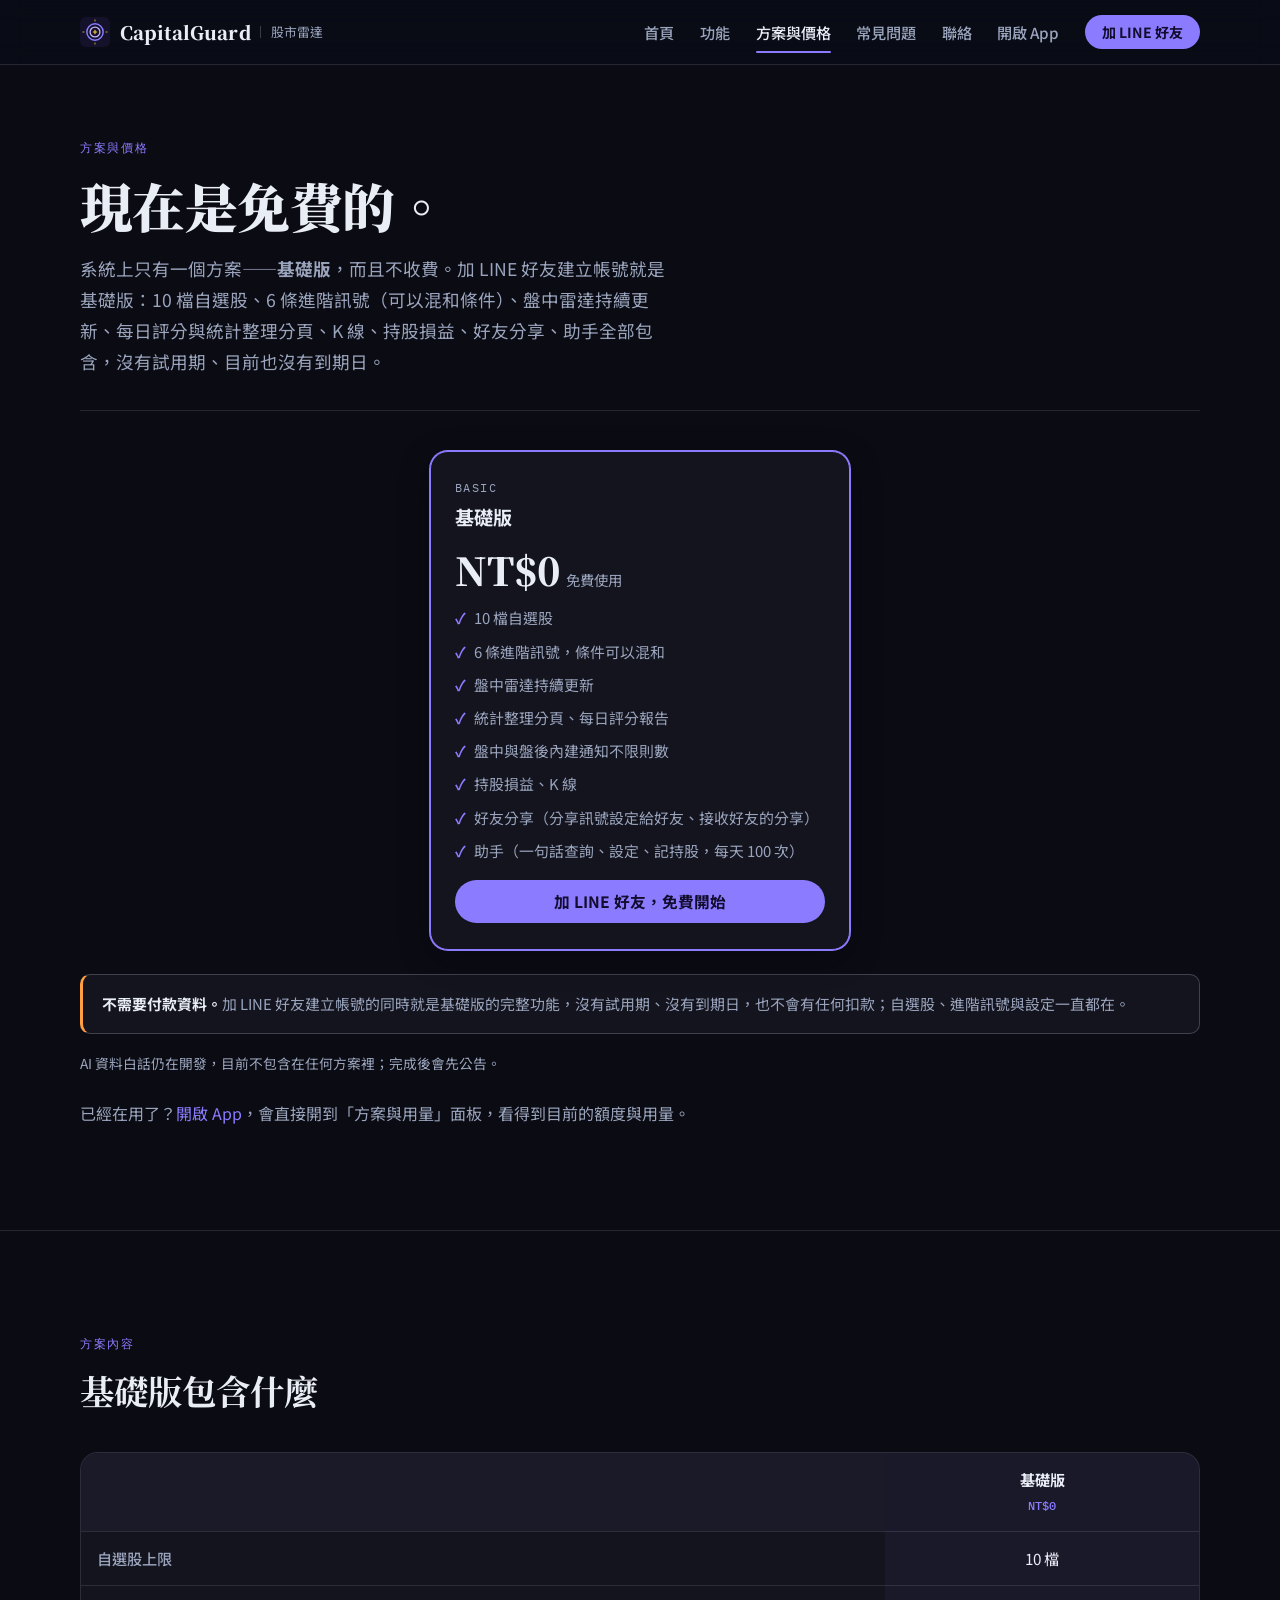
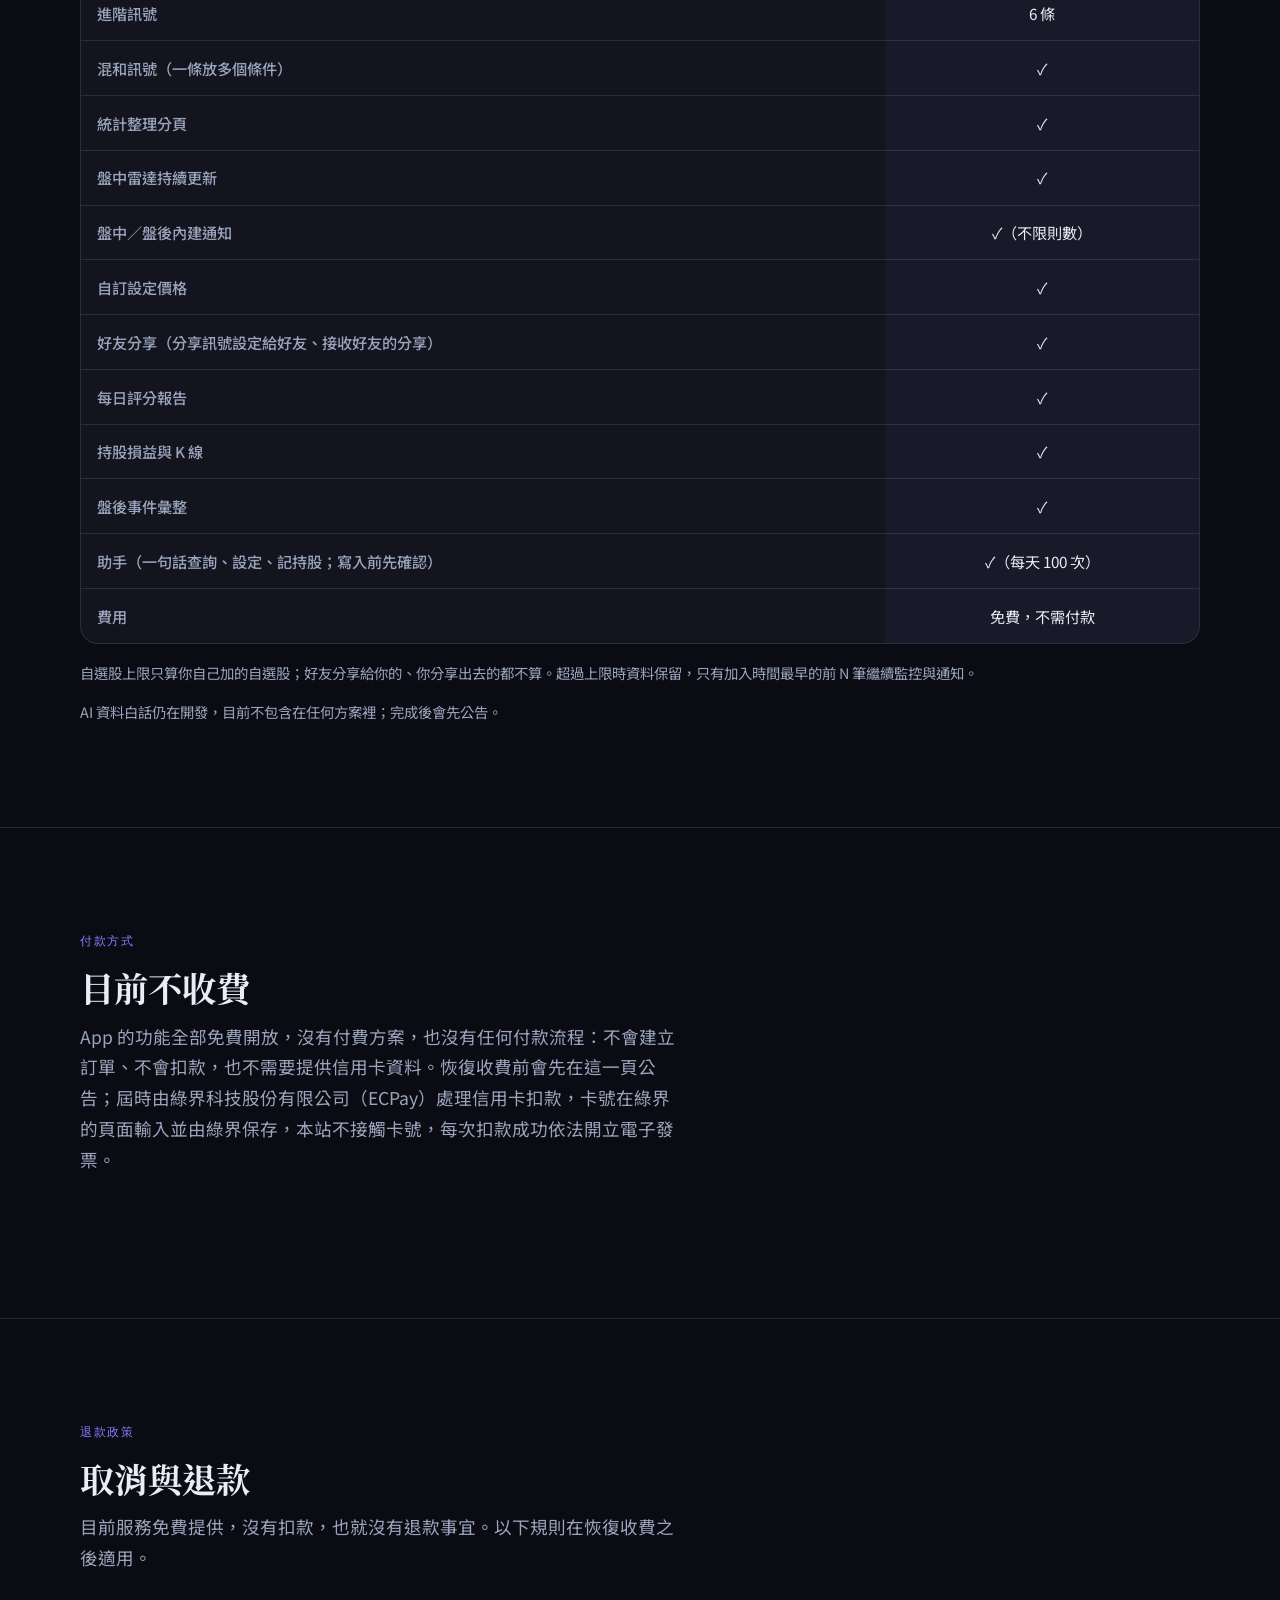
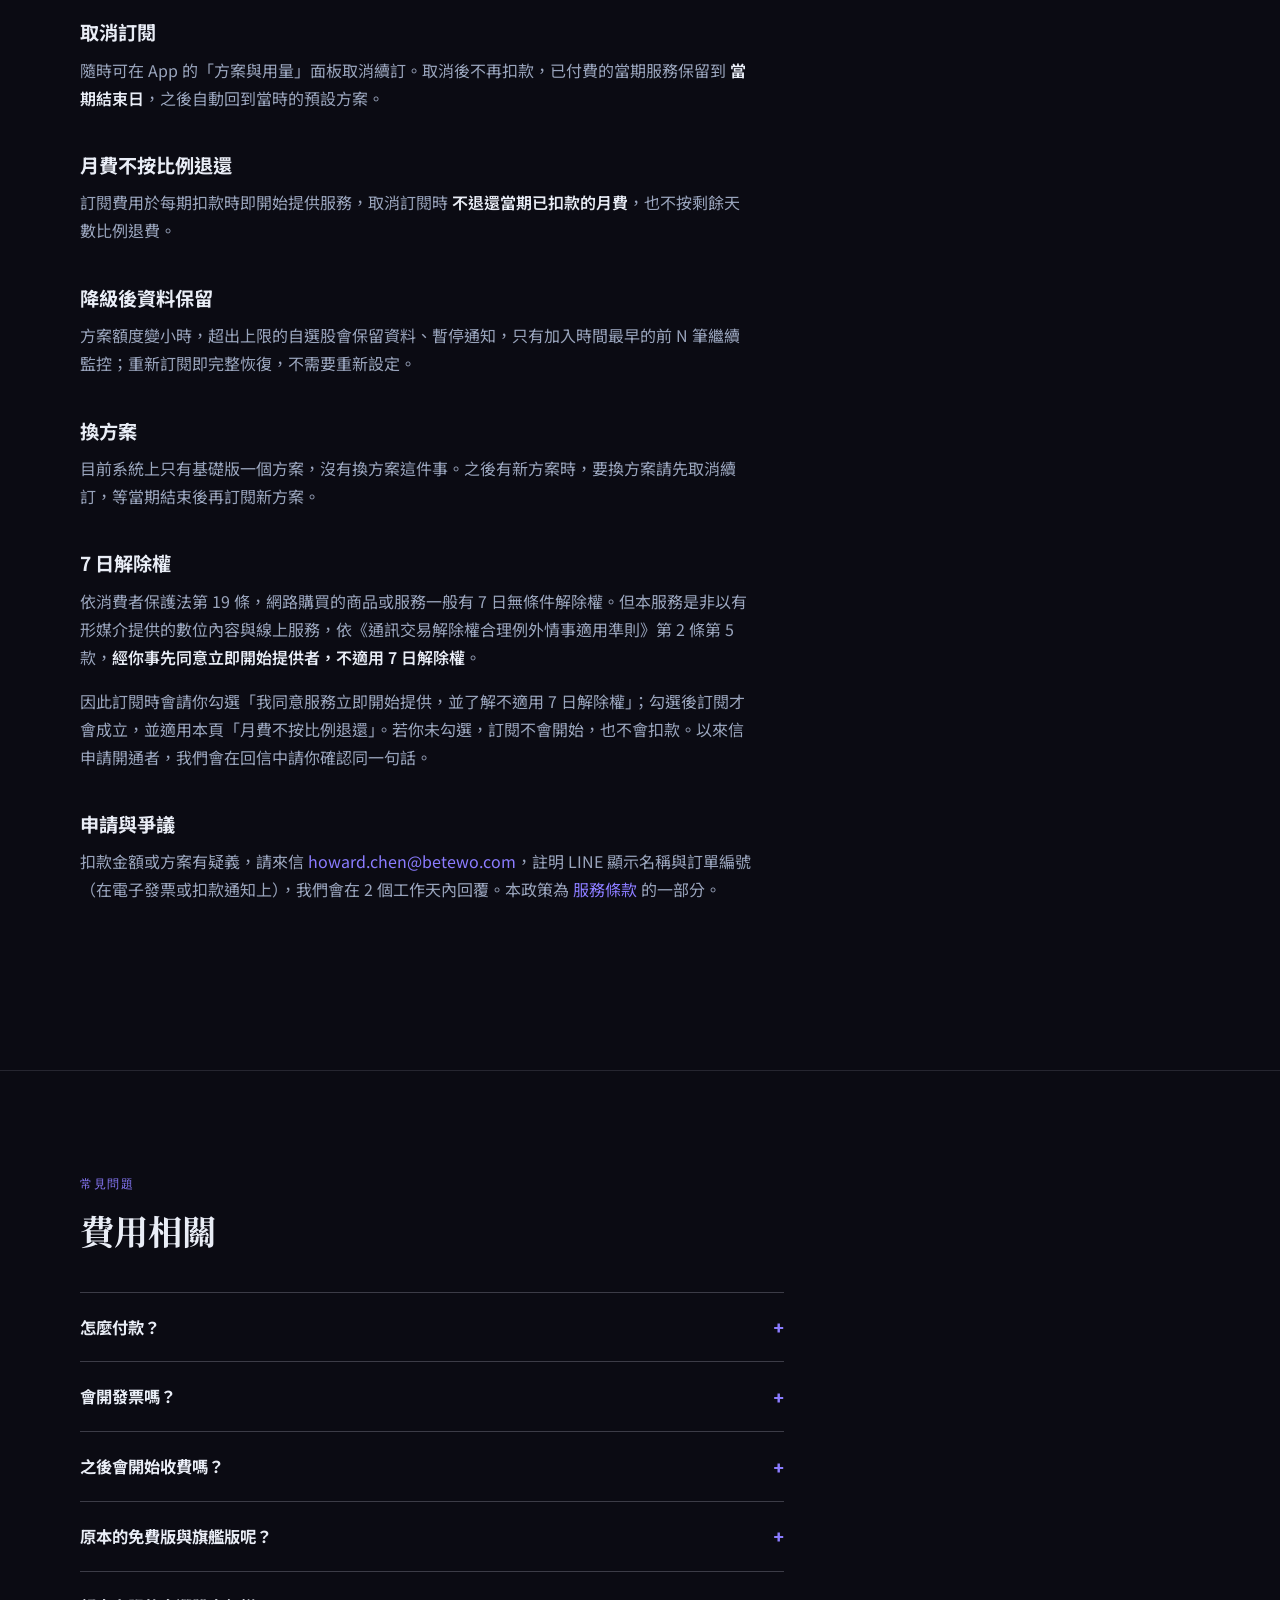
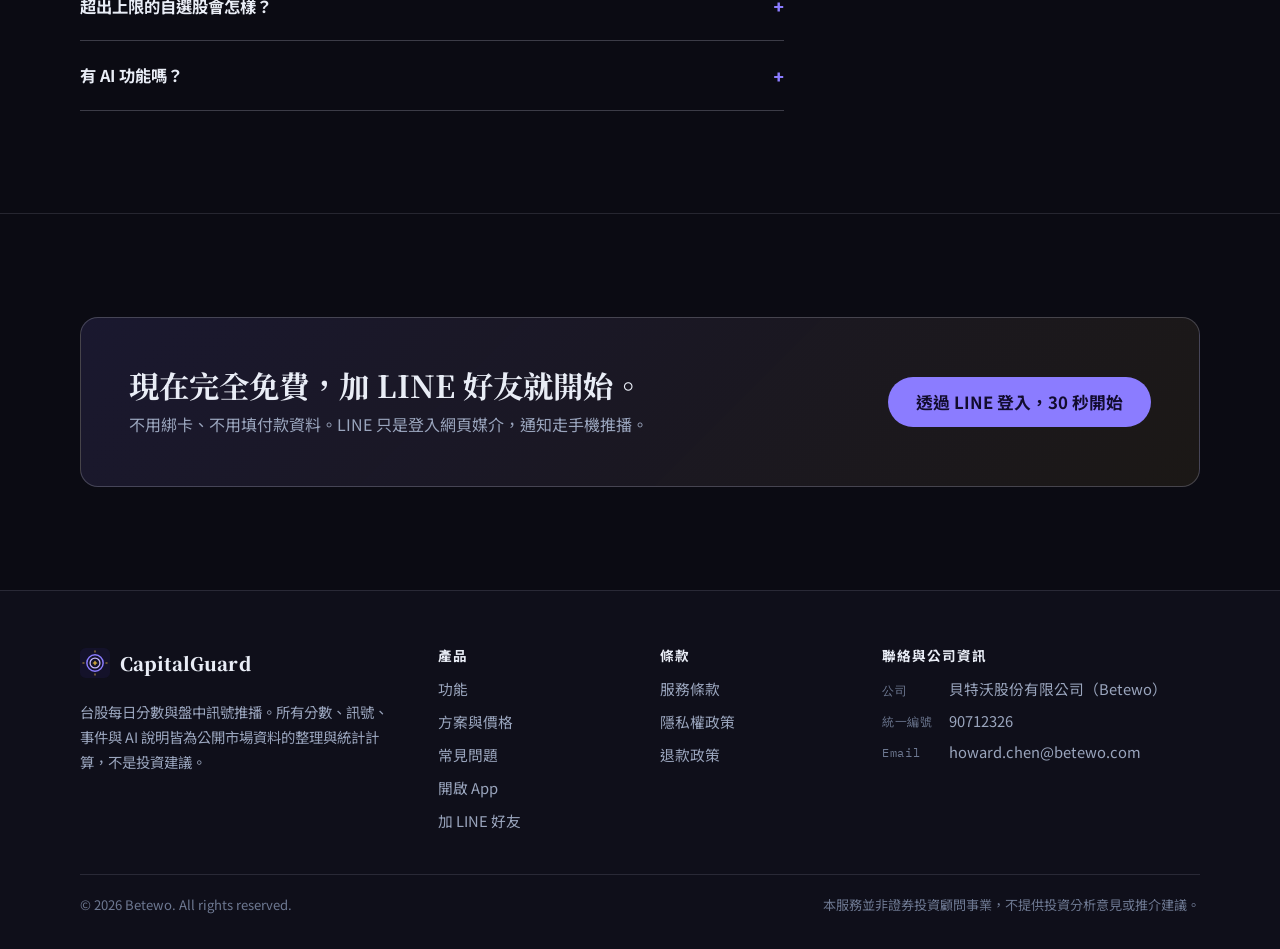
<file: pricing.html>
<!DOCTYPE html>
<html lang="zh-Hant-TW">
<head>
<meta charset="utf-8">
<meta name="viewport" content="width=device-width, initial-scale=1">
<title>方案與價格 · CapitalGuard 股市雷達</title>
<meta name="description" content="目前全部功能免費開放：系統上只有一個方案「基礎版」，10 檔自選股、6 條進階訊號（可以混和條件）、盤中雷達持續更新、每日評分與統計整理分頁、K 線、好友分享。沒有付費方案，不會建立訂單也不會扣款。">
<link rel="canonical" href="https://betewo-web.github.io/betewo-site/pricing.html">
<meta property="og:type" content="website">
<meta property="og:site_name" content="CapitalGuard 股市雷達">
<meta property="og:title" content="方案與價格 · CapitalGuard 股市雷達">
<meta property="og:description" content="目前全部功能免費開放：系統上只有一個方案「基礎版」，10 檔自選股、6 條進階訊號（可以混和條件）、盤中雷達持續更新、每日評分與統計整理分頁、K 線、好友分享。沒有付費方案，不會建立訂單也不會扣款。">
<meta property="og:url" content="https://betewo-web.github.io/betewo-site/pricing.html">
<meta property="og:image" content="https://betewo-web.github.io/betewo-site/og-cover.png?v=2">
<meta property="og:image:width" content="1200">
<meta property="og:image:height" content="630">
<meta name="twitter:card" content="summary_large_image">
<meta name="twitter:image" content="https://betewo-web.github.io/betewo-site/og-cover.png?v=2">
<meta name="theme-color" content="#0f0f1a">
<link rel="icon" href="data:image/svg+xml,%3Csvg%20xmlns%3D%22http%3A%2F%2Fwww.w3.org%2F2000%2Fsvg%22%20viewBox%3D%220%200%20512%20512%22%3E%3Crect%20width%3D%22512%22%20height%3D%22512%22%20rx%3D%2296%22%20fill%3D%22%2314122a%22%2F%3E%3Cg%20fill%3D%22none%22%20stroke-linecap%3D%22round%22%3E%3Ccircle%20cx%3D%22256%22%20cy%3D%22256%22%20r%3D%22139%22%20stroke%3D%22%238b7cff%22%20stroke-width%3D%2225%22%2F%3E%3Ccircle%20cx%3D%22256%22%20cy%3D%22256%22%20r%3D%2284%22%20stroke%3D%22%23c4b5fd%22%20stroke-width%3D%2222%22%2F%3E%3Cpath%20stroke%3D%22%23f5c542%22%20stroke-width%3D%2213%22%20d%3D%22M256%2070V49M442%20256h21M256%20442v21M70%20256H49%22%2F%3E%3Cpath%20stroke%3D%22%23f5c542%22%20stroke-width%3D%2220%22%20d%3D%22M227%20256h58M256%20227v58%22%2F%3E%3C%2Fg%3E%3C%2Fsvg%3E">
<link rel="preconnect" href="https://fonts.googleapis.com">
<link rel="preconnect" href="https://fonts.gstatic.com" crossorigin>
<link rel="stylesheet" href="https://fonts.googleapis.com/css2?family=IBM+Plex+Mono:wght@400;500;700&family=Noto+Sans+TC:wght@400;500;700&family=Noto+Serif+TC:wght@700;900&display=swap">
<link rel="stylesheet" href="site.css?v=20">
</head>
<body>
<header class="site-head">
  <div class="wrap">
    <a class="brand" href="index.html" aria-label="CapitalGuard 首頁"><svg class="brand-mark" viewBox="0 0 512 512" aria-hidden="true"><rect width="512" height="512" rx="96" fill="#14122a"/><g fill="none" stroke-linecap="round"><circle cx="256" cy="256" r="139" stroke="#8b7cff" stroke-width="25"/><circle cx="256" cy="256" r="84" stroke="#c4b5fd" stroke-width="22"/><path stroke="#f5c542" stroke-width="13" d="M256 70V49M442 256h21M256 442v21M70 256H49"/><path stroke="#f5c542" stroke-width="20" d="M227 256h58M256 227v58"/></g></svg><span class="brand-name">CapitalGuard</span><span class="brand-sub">股市雷達</span></a>
    <nav class="site-nav" id="site-nav" aria-label="主選單">
      <a href="index.html">首頁</a> <a href="features.html">功能</a> <a href="pricing.html" aria-current="page">方案與價格</a> <a href="faq.html">常見問題</a> <a href="contact.html">聯絡</a>
      <a class="nav-app" href="https://betewo-web.github.io/CapitalGuard-pages/watchlist.html" data-cg="open-app">開啟 App</a>
      <a class="btn btn-primary btn-sm" href="https://line.me/R/ti/p/@408csebn" data-cg="add-friend-nav">加 LINE 好友</a>
    </nav>
    <button class="nav-toggle" type="button" aria-controls="site-nav" aria-expanded="false">選單</button>
  </div>
</header>
<main>
<div class="wrap doc-head">
  <span class="eyebrow">方案與價格</span>
  <h1>現在是免費的。</h1>
  <p class="lead" style="margin-top:1rem">系統上只有一個方案——<b>基礎版</b>，而且不收費。加 LINE 好友建立帳號就是基礎版：10 檔自選股、6 條進階訊號（可以混和條件）、盤中雷達持續更新、每日評分與統計整理分頁、K 線、持股損益、好友分享、助手全部包含，沒有試用期、目前也沒有到期日。</p>
</div>

<section class="section" style="padding-top:2.5rem">
  <div class="wrap">
    <div class="plans plans-one">
  <div class="plan lift">
    <div class="plan-name">Basic<b>基礎版</b></div>
    <div class="price">NT$0<small>免費使用</small></div>
    <ul>
      <li>10 檔自選股</li>
      <li>6 條進階訊號，條件可以混和</li>
      <li>盤中雷達持續更新</li>
      <li>統計整理分頁、每日評分報告</li>
      <li>盤中與盤後內建通知不限則數</li>
      <li>持股損益、K 線</li>
      <li>好友分享（分享訊號設定給好友、接收好友的分享）</li>
      <li>助手（一句話查詢、設定、記持股，每天 100 次）</li>
    </ul>
    <a class="btn btn-primary" href="https://line.me/R/ti/p/@408csebn" data-cg="plan-pro">加 LINE 好友，免費開始</a>
  </div>
</div>
    <p class="notice" style="margin-top:1.5rem"><b>不需要付款資料。</b>加 LINE 好友建立帳號的同時就是基礎版的完整功能，沒有試用期、沒有到期日，也不會有任何扣款；自選股、進階訊號與設定一直都在。</p>
    <p class="muted plan-soon">AI 資料白話仍在開發，目前不包含在任何方案裡；完成後會先公告。</p>
    <p class="muted" style="margin-top:1.5rem">已經在用了？<a href="https://betewo-web.github.io/CapitalGuard-pages/watchlist.html?plan=pro" data-cg="open-app-plan">開啟 App</a>，會直接開到「方案與用量」面板，看得到目前的額度與用量。</p>
  </div>
</section>

<section class="section" id="compare">
  <div class="wrap">
    <div class="section-head">
      <span class="eyebrow">方案內容</span>
      <h2>基礎版包含什麼</h2>
    </div>
    <div class="table-wrap">
      <table class="compare">
        <thead>
          <tr>
            <th></th>
            <th class="lift">基礎版<span class="price-sm">NT$0</span></th>
          </tr>
        </thead>
        <tbody>
          <tr><td>自選股上限</td><td class="lift">10 檔</td></tr>
          <tr><td>進階訊號</td><td class="lift">6 條</td></tr>
          <tr><td>混和訊號（一條放多個條件）</td><td class="lift">✓</td></tr>
          <tr><td>統計整理分頁</td><td class="lift">✓</td></tr>
          <tr><td>盤中雷達持續更新</td><td class="lift">✓</td></tr>
          <tr><td>盤中／盤後內建通知</td><td class="lift">✓（不限則數）</td></tr>
          <tr><td>自訂設定價格</td><td class="lift">✓</td></tr>
          <tr><td>好友分享（分享訊號設定給好友、接收好友的分享）</td><td class="lift">✓</td></tr>
          <tr><td>每日評分報告</td><td class="lift">✓</td></tr>
          <tr><td>持股損益與 K 線</td><td class="lift">✓</td></tr>
          <tr><td>盤後事件彙整</td><td class="lift">✓</td></tr>
          <tr><td>助手（一句話查詢、設定、記持股；寫入前先確認）</td><td class="lift">✓（每天 100 次）</td></tr>
          <tr><td>費用</td><td class="lift">免費，不需付款</td></tr>
        </tbody>
      </table>
    </div>
    <p class="muted" style="margin-top:1rem;font-size:0.9rem">自選股上限只算你自己加的自選股；好友分享給你的、你分享出去的都不算。超過上限時資料保留，只有加入時間最早的前 N 筆繼續監控與通知。</p>
    <p class="muted" style="font-size:0.9rem">AI 資料白話仍在開發，目前不包含在任何方案裡；完成後會先公告。</p>
  </div>
</section>

<section class="section" id="payment">
  <div class="wrap">
    <div class="section-head">
      <span class="eyebrow">付款方式</span>
      <h2>目前不收費</h2>
      <p class="lead">App 的功能全部免費開放，沒有付費方案，也沒有任何付款流程：不會建立訂單、不會扣款，也不需要提供信用卡資料。恢復收費前會先在這一頁公告；屆時由綠界科技股份有限公司（ECPay）處理信用卡扣款，卡號在綠界的頁面輸入並由綠界保存，本站不接觸卡號，每次扣款成功依法開立電子發票。</p>
    </div>
  </div>
</section>

<section class="section" id="refund">
  <div class="wrap">
    <div class="section-head">
      <span class="eyebrow">退款政策</span>
      <h2>取消與退款</h2>
      <p class="lead">目前服務免費提供，沒有扣款，也就沒有退款事宜。以下規則在恢復收費之後適用。</p>
    </div>
    <div class="doc doc-body" style="padding-top:0">
      <h2>取消訂閱</h2>
      <p>隨時可在 App 的「方案與用量」面板取消續訂。取消後不再扣款，已付費的當期服務保留到 <strong>當期結束日</strong>，之後自動回到當時的預設方案。</p>
      <h2>月費不按比例退還</h2>
      <p>訂閱費用於每期扣款時即開始提供服務，取消訂閱時 <strong>不退還當期已扣款的月費</strong>，也不按剩餘天數比例退費。</p>
      <h2>降級後資料保留</h2>
      <p>方案額度變小時，超出上限的自選股會保留資料、暫停通知，只有加入時間最早的前 N 筆繼續監控；重新訂閱即完整恢復，不需要重新設定。</p>
      <h2>換方案</h2>
      <p>目前系統上只有基礎版一個方案，沒有換方案這件事。之後有新方案時，要換方案請先取消續訂，等當期結束後再訂閱新方案。</p>
      <h2 id="cooling-off">7 日解除權</h2>
      <p>依消費者保護法第 19 條，網路購買的商品或服務一般有 7 日無條件解除權。但本服務是非以有形媒介提供的數位內容與線上服務，依《通訊交易解除權合理例外情事適用準則》第 2 條第 5 款，<strong>經你事先同意立即開始提供者，不適用 7 日解除權</strong>。</p>
      <p>因此訂閱時會請你勾選「我同意服務立即開始提供，並了解不適用 7 日解除權」；勾選後訂閱才會成立，並適用本頁「月費不按比例退還」。若你未勾選，訂閱不會開始，也不會扣款。以來信申請開通者，我們會在回信中請你確認同一句話。</p>
      <h2>申請與爭議</h2>
      <p>扣款金額或方案有疑義，請來信 <a href="mailto:howard.chen@betewo.com">howard.chen@betewo.com</a>，註明 LINE 顯示名稱與訂單編號（在電子發票或扣款通知上），我們會在 2 個工作天內回覆。本政策為 <a href="terms.html">服務條款</a> 的一部分。</p>
    </div>
  </div>
</section>

<section class="section" id="faq">
  <div class="wrap">
    <div class="section-head">
      <span class="eyebrow">常見問題</span>
      <h2>費用相關</h2>
    </div>
    <div class="faq">
      <details>
        <summary>怎麼付款？</summary>
        <div class="a">目前不需要付款。App 裡沒有付款入口，也不會建立訂單或扣款。</div>
      </details>
      <details>
        <summary>會開發票嗎？</summary>
        <div class="a">目前沒有收費，所以沒有發票。恢復收費後，每次扣款成功會開立電子發票並寄到你登記的 Email，也可在付款時填寫統一編號開立公司戶發票。</div>
      </details>
      <details>
        <summary>之後會開始收費嗎？</summary>
        <div class="a">有可能，但不會突然發生。要開始收費會先在這一頁與 App 裡公告；在那之前沒有任何付款資料留在我們這裡，也不可能從你身上扣款。</div>
      </details>
      <details>
        <summary>原本的免費版與旗艦版呢？</summary>
        <div class="a">不再提供選擇，系統上只有基礎版。原本在旗艦版的使用者權益不變，有效期間結束後回到基礎版；原本在免費版的帳號已經全部是基礎版，額度變大、功能變多。</div>
      </details>
      <details>
        <summary>超出上限的自選股會怎樣？</summary>
        <div class="a">資料不刪除。只有加入時間最早的前 N 檔（依方案上限）繼續監控與通知，其餘在 App 內標示為超出方案；移除其他幾檔就會自己恢復。</div>
      </details>
      <details>
        <summary>有 AI 功能嗎？</summary>
        <div class="a">有一部分。首頁的「助手」分頁用 AI 判斷你打的那一句要用哪一個功能，基礎版就包含、每天最多 100 次；回答由系統用你的資料與固定格式組成，不由模型撰寫，詳見<a href="features.html#assistant">助手</a>。讓模型把資料寫成白話的「AI 資料白話」仍在開發，不包含在方案裡；完成後會先公告。</div>
      </details>
    </div>
  </div>
</section>

<section class="section">
  <div class="wrap">
    <div class="cta-band">
      <div>
        <h2>現在完全免費，加 LINE 好友就開始。</h2>
        <p>不用綁卡、不用填付款資料。LINE 只是登入網頁媒介，通知走手機推播。</p>
      </div>
      <a class="btn btn-primary btn-lg" href="https://line.me/R/ti/p/@408csebn" data-cg="add-friend-foot">透過 LINE 登入，30 秒開始</a>
    </div>
  </div>
</section>
</main>
<footer class="site-foot">
  <div class="wrap foot-grid">
    <div class="foot-brand">
      <a class="brand" href="index.html"><svg class="brand-mark" viewBox="0 0 512 512" aria-hidden="true"><rect width="512" height="512" rx="96" fill="#14122a"/><g fill="none" stroke-linecap="round"><circle cx="256" cy="256" r="139" stroke="#8b7cff" stroke-width="25"/><circle cx="256" cy="256" r="84" stroke="#c4b5fd" stroke-width="22"/><path stroke="#f5c542" stroke-width="13" d="M256 70V49M442 256h21M256 442v21M70 256H49"/><path stroke="#f5c542" stroke-width="20" d="M227 256h58M256 227v58"/></g></svg><span class="brand-name">CapitalGuard</span></a>
      <p>台股每日分數與盤中訊號推播。所有分數、訊號、事件與 AI 說明皆為公開市場資料的整理與統計計算，不是投資建議。</p>
    </div>
    <div class="foot-col">
      <h4>產品</h4>
      <ul>
        <li><a href="features.html">功能</a></li>
        <li><a href="pricing.html">方案與價格</a></li>
        <li><a href="faq.html">常見問題</a></li>
        <li><a href="https://betewo-web.github.io/CapitalGuard-pages/watchlist.html" data-cg="open-app">開啟 App</a></li>
        <li><a href="https://line.me/R/ti/p/@408csebn" data-cg="add-friend-foot-nav">加 LINE 好友</a></li>
      </ul>
    </div>
    <div class="foot-col">
      <h4>條款</h4>
      <ul>
        <li><a href="terms.html">服務條款</a></li>
        <li><a href="privacy.html">隱私權政策</a></li>
        <li><a href="pricing.html#refund">退款政策</a></li>
      </ul>
    </div>
    <div class="foot-col foot-contact" id="contact">
      <h4>聯絡與公司資訊</h4>
      <dl><dt>公司</dt><dd>貝特沃股份有限公司（Betewo）</dd><dt>統一編號</dt><dd>90712326</dd><dt>Email</dt><dd><a href="mailto:howard.chen@betewo.com">howard.chen@betewo.com</a></dd></dl>
    </div>
  </div>
  <div class="wrap foot-legal">
    <span>© 2026 Betewo. All rights reserved.</span>
    <span>本服務並非證券投資顧問事業，不提供投資分析意見或推介建議。</span>
  </div>
</footer>
<script>
(function () {
  var t = document.querySelector('.nav-toggle'), n = document.getElementById('site-nav');
  if (!t || !n) return;
  t.addEventListener('click', function () {
    var open = n.classList.toggle('open');
    t.setAttribute('aria-expanded', open ? 'true' : 'false');
  });
})();
</script>
<script src="analytics.js?v=1" defer></script>
</body>
</html>
</file>
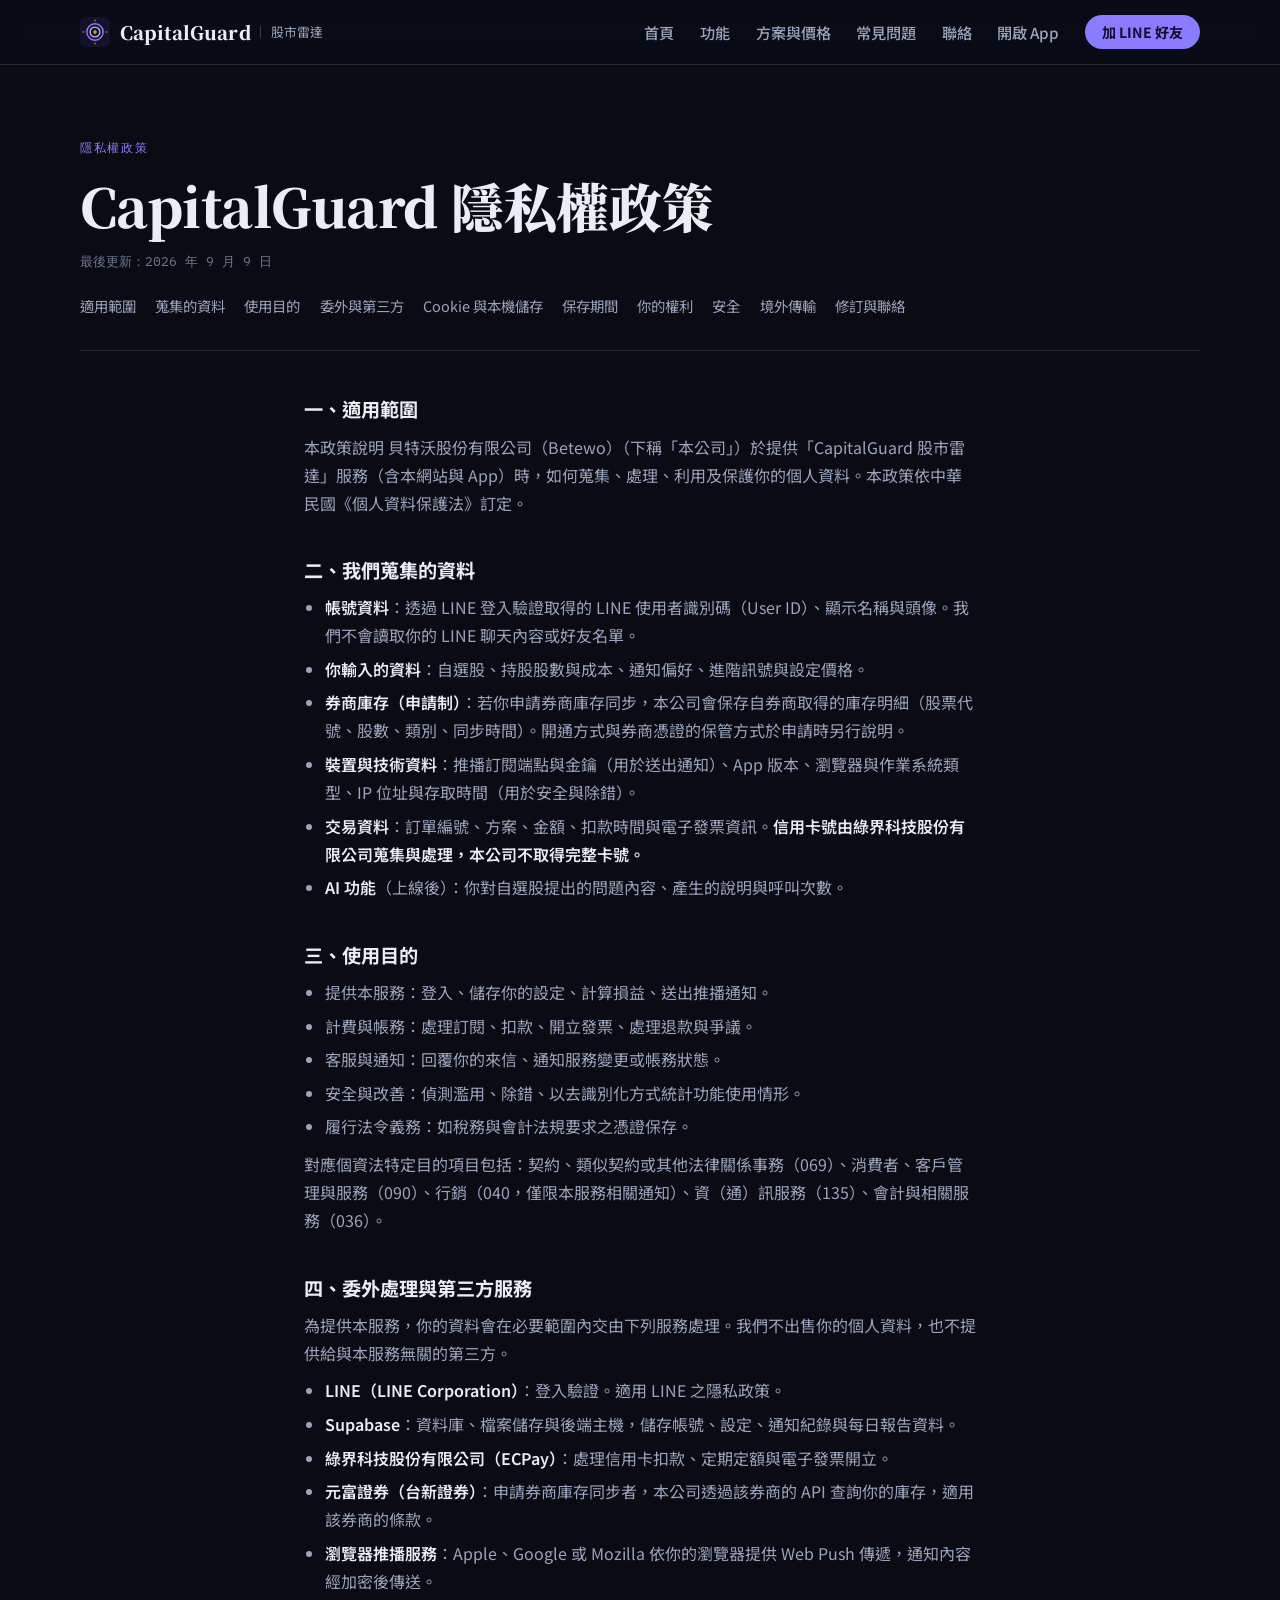
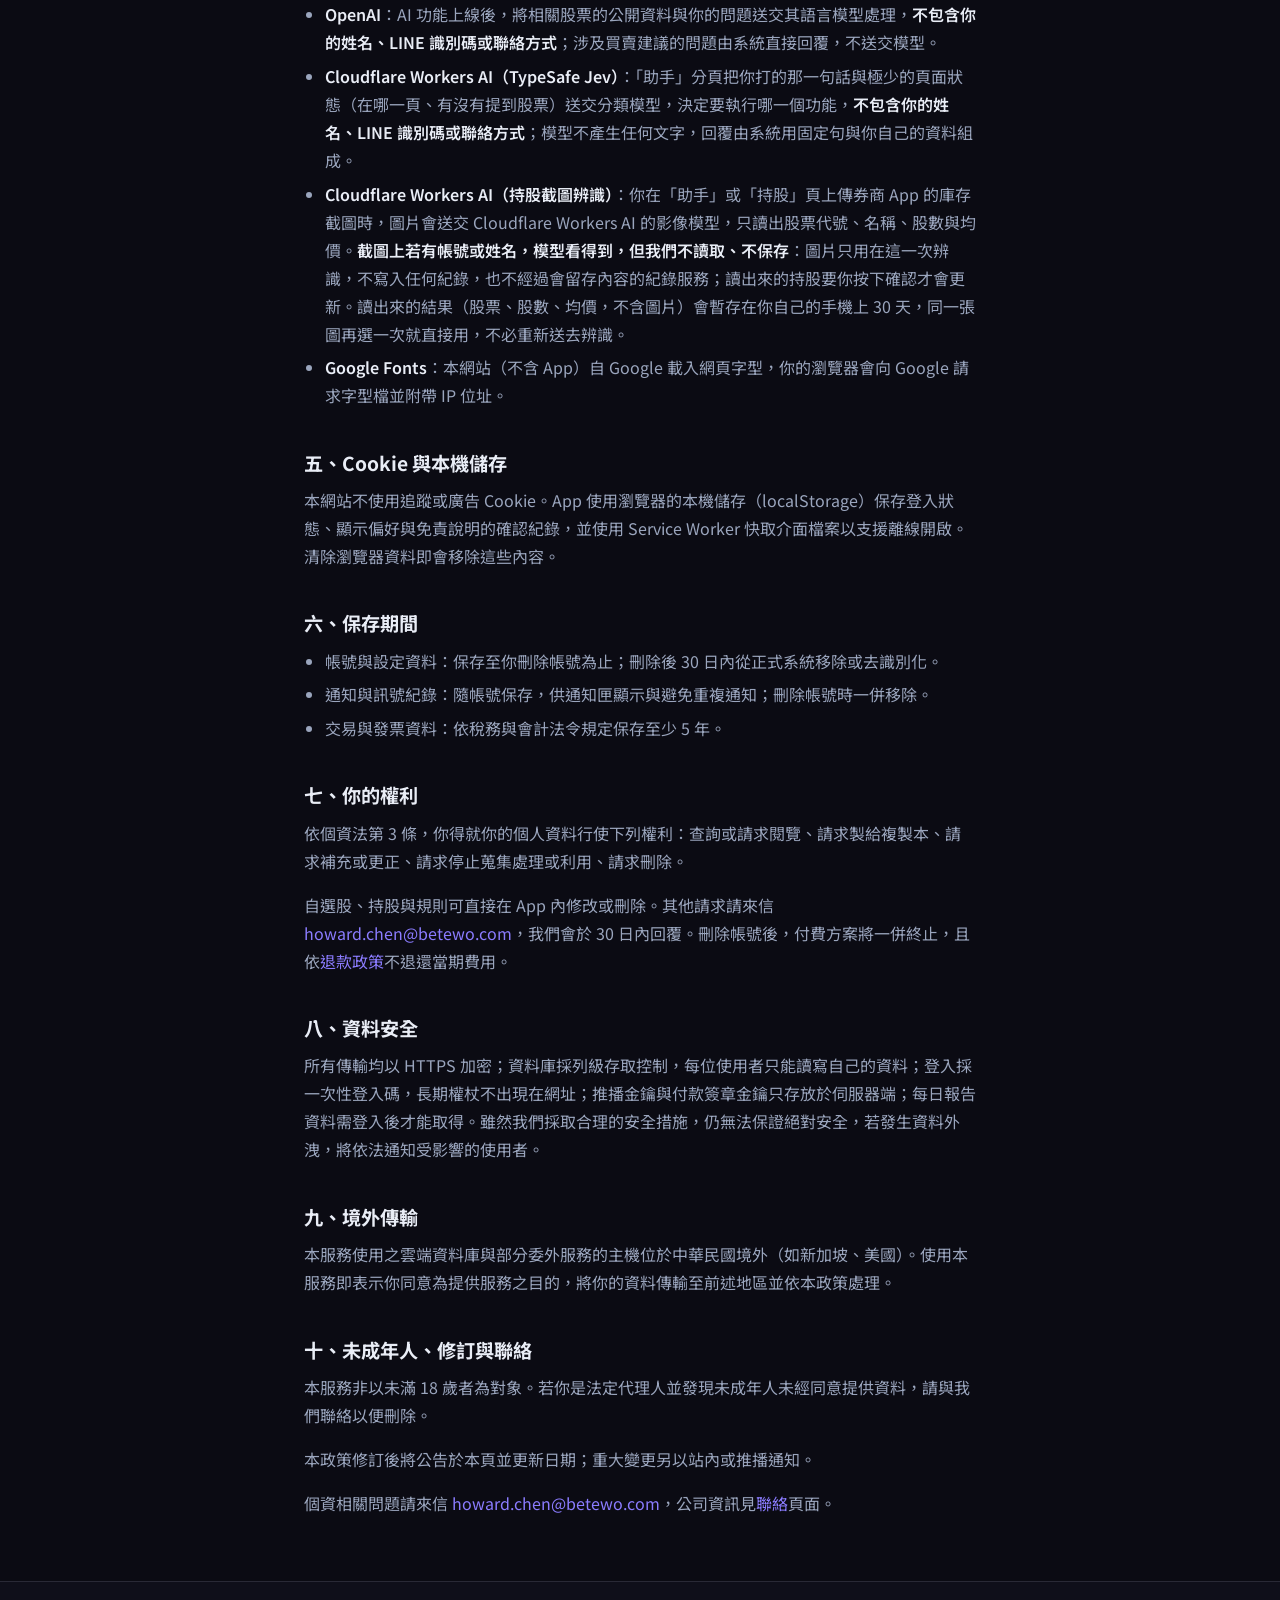
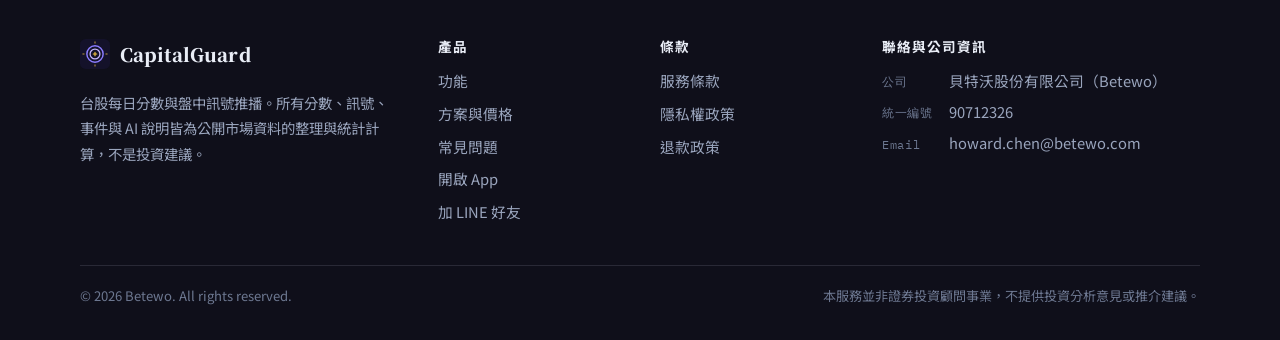
<file: privacy.html>
<!DOCTYPE html>
<html lang="zh-Hant-TW">
<head>
<meta charset="utf-8">
<meta name="viewport" content="width=device-width, initial-scale=1">
<title>隱私權政策 · CapitalGuard 股市雷達</title>
<meta name="description" content="CapitalGuard 股市雷達隱私權政策：蒐集項目、使用目的、委外處理、保存期間與你的權利。">
<link rel="canonical" href="https://betewo-web.github.io/betewo-site/privacy.html">
<meta property="og:type" content="website">
<meta property="og:site_name" content="CapitalGuard 股市雷達">
<meta property="og:title" content="隱私權政策 · CapitalGuard 股市雷達">
<meta property="og:description" content="CapitalGuard 股市雷達隱私權政策：蒐集項目、使用目的、委外處理、保存期間與你的權利。">
<meta property="og:url" content="https://betewo-web.github.io/betewo-site/privacy.html">
<meta property="og:image" content="https://betewo-web.github.io/betewo-site/og-cover.png?v=2">
<meta property="og:image:width" content="1200">
<meta property="og:image:height" content="630">
<meta name="twitter:card" content="summary_large_image">
<meta name="twitter:image" content="https://betewo-web.github.io/betewo-site/og-cover.png?v=2">
<meta name="theme-color" content="#0f0f1a">
<link rel="icon" href="data:image/svg+xml,%3Csvg%20xmlns%3D%22http%3A%2F%2Fwww.w3.org%2F2000%2Fsvg%22%20viewBox%3D%220%200%20512%20512%22%3E%3Crect%20width%3D%22512%22%20height%3D%22512%22%20rx%3D%2296%22%20fill%3D%22%2314122a%22%2F%3E%3Cg%20fill%3D%22none%22%20stroke-linecap%3D%22round%22%3E%3Ccircle%20cx%3D%22256%22%20cy%3D%22256%22%20r%3D%22139%22%20stroke%3D%22%238b7cff%22%20stroke-width%3D%2225%22%2F%3E%3Ccircle%20cx%3D%22256%22%20cy%3D%22256%22%20r%3D%2284%22%20stroke%3D%22%23c4b5fd%22%20stroke-width%3D%2222%22%2F%3E%3Cpath%20stroke%3D%22%23f5c542%22%20stroke-width%3D%2213%22%20d%3D%22M256%2070V49M442%20256h21M256%20442v21M70%20256H49%22%2F%3E%3Cpath%20stroke%3D%22%23f5c542%22%20stroke-width%3D%2220%22%20d%3D%22M227%20256h58M256%20227v58%22%2F%3E%3C%2Fg%3E%3C%2Fsvg%3E">
<link rel="preconnect" href="https://fonts.googleapis.com">
<link rel="preconnect" href="https://fonts.gstatic.com" crossorigin>
<link rel="stylesheet" href="https://fonts.googleapis.com/css2?family=IBM+Plex+Mono:wght@400;500;700&family=Noto+Sans+TC:wght@400;500;700&family=Noto+Serif+TC:wght@700;900&display=swap">
<link rel="stylesheet" href="site.css?v=20">
</head>
<body>
<header class="site-head">
  <div class="wrap">
    <a class="brand" href="index.html" aria-label="CapitalGuard 首頁"><svg class="brand-mark" viewBox="0 0 512 512" aria-hidden="true"><rect width="512" height="512" rx="96" fill="#14122a"/><g fill="none" stroke-linecap="round"><circle cx="256" cy="256" r="139" stroke="#8b7cff" stroke-width="25"/><circle cx="256" cy="256" r="84" stroke="#c4b5fd" stroke-width="22"/><path stroke="#f5c542" stroke-width="13" d="M256 70V49M442 256h21M256 442v21M70 256H49"/><path stroke="#f5c542" stroke-width="20" d="M227 256h58M256 227v58"/></g></svg><span class="brand-name">CapitalGuard</span><span class="brand-sub">股市雷達</span></a>
    <nav class="site-nav" id="site-nav" aria-label="主選單">
      <a href="index.html">首頁</a> <a href="features.html">功能</a> <a href="pricing.html">方案與價格</a> <a href="faq.html">常見問題</a> <a href="contact.html">聯絡</a>
      <a class="nav-app" href="https://betewo-web.github.io/CapitalGuard-pages/watchlist.html" data-cg="open-app">開啟 App</a>
      <a class="btn btn-primary btn-sm" href="https://line.me/R/ti/p/@408csebn" data-cg="add-friend-nav">加 LINE 好友</a>
    </nav>
    <button class="nav-toggle" type="button" aria-controls="site-nav" aria-expanded="false">選單</button>
  </div>
</header>
<main>
<div class="wrap doc-head">
  <span class="eyebrow">隱私權政策</span>
  <h1>CapitalGuard 隱私權政策</h1>
  <p class="meta">最後更新：2026 年 9 月 9 日</p>
  <nav class="toc" aria-label="政策目錄">
    <a href="#p1">適用範圍</a><a href="#p2">蒐集的資料</a><a href="#p3">使用目的</a><a href="#p4">委外與第三方</a><a href="#p5">Cookie 與本機儲存</a><a href="#p6">保存期間</a><a href="#p7">你的權利</a><a href="#p8">安全</a><a href="#p9">境外傳輸</a><a href="#p10">修訂與聯絡</a>
  </nav>
</div>
<div class="wrap doc doc-body">
  <h2 id="p1">一、適用範圍</h2>
  <p>本政策說明 貝特沃股份有限公司（Betewo）（下稱「本公司」）於提供「CapitalGuard 股市雷達」服務（含本網站與 App）時，如何蒐集、處理、利用及保護你的個人資料。本政策依中華民國《個人資料保護法》訂定。</p>

  <h2 id="p2">二、我們蒐集的資料</h2>
  <ul>
    <li><strong>帳號資料</strong>：透過 LINE 登入驗證取得的 LINE 使用者識別碼（User ID）、顯示名稱與頭像。我們不會讀取你的 LINE 聊天內容或好友名單。</li>
    <li><strong>你輸入的資料</strong>：自選股、持股股數與成本、通知偏好、進階訊號與設定價格。</li>
    <li><strong>券商庫存（申請制）</strong>：若你申請券商庫存同步，本公司會保存自券商取得的庫存明細（股票代號、股數、類別、同步時間）。開通方式與券商憑證的保管方式於申請時另行說明。</li>
    <li><strong>裝置與技術資料</strong>：推播訂閱端點與金鑰（用於送出通知）、App 版本、瀏覽器與作業系統類型、IP 位址與存取時間（用於安全與除錯）。</li>
    <li><strong>交易資料</strong>：訂單編號、方案、金額、扣款時間與電子發票資訊。<strong>信用卡號由綠界科技股份有限公司蒐集與處理，本公司不取得完整卡號。</strong></li>
    <li><strong>AI 功能</strong>（上線後）：你對自選股提出的問題內容、產生的說明與呼叫次數。</li>
  </ul>

  <h2 id="p3">三、使用目的</h2>
  <ul>
    <li>提供本服務：登入、儲存你的設定、計算損益、送出推播通知。</li>
    <li>計費與帳務：處理訂閱、扣款、開立發票、處理退款與爭議。</li>
    <li>客服與通知：回覆你的來信、通知服務變更或帳務狀態。</li>
    <li>安全與改善：偵測濫用、除錯、以去識別化方式統計功能使用情形。</li>
    <li>履行法令義務：如稅務與會計法規要求之憑證保存。</li>
  </ul>
  <p>對應個資法特定目的項目包括：契約、類似契約或其他法律關係事務（069）、消費者、客戶管理與服務（090）、行銷（040，僅限本服務相關通知）、資（通）訊服務（135）、會計與相關服務（036）。</p>

  <h2 id="p4">四、委外處理與第三方服務</h2>
  <p>為提供本服務，你的資料會在必要範圍內交由下列服務處理。我們不出售你的個人資料，也不提供給與本服務無關的第三方。</p>
  <ul>
    <li><strong>LINE（LINE Corporation）</strong>：登入驗證。適用 LINE 之隱私政策。</li>
    <li><strong>Supabase</strong>：資料庫、檔案儲存與後端主機，儲存帳號、設定、通知紀錄與每日報告資料。</li>
    <li><strong>綠界科技股份有限公司（ECPay）</strong>：處理信用卡扣款、定期定額與電子發票開立。</li>
    <li><strong>元富證券（台新證券）</strong>：申請券商庫存同步者，本公司透過該券商的 API 查詢你的庫存，適用該券商的條款。</li>
    <li><strong>瀏覽器推播服務</strong>：Apple、Google 或 Mozilla 依你的瀏覽器提供 Web Push 傳遞，通知內容經加密後傳送。</li>
    <li><strong>OpenAI</strong>：AI 功能上線後，將相關股票的公開資料與你的問題送交其語言模型處理，<strong>不包含你的姓名、LINE 識別碼或聯絡方式</strong>；涉及買賣建議的問題由系統直接回覆，不送交模型。</li>
    <li><strong>Cloudflare Workers AI（TypeSafe Jev）</strong>：「助手」分頁把你打的那一句話與極少的頁面狀態（在哪一頁、有沒有提到股票）送交分類模型，決定要執行哪一個功能，<strong>不包含你的姓名、LINE 識別碼或聯絡方式</strong>；模型不產生任何文字，回覆由系統用固定句與你自己的資料組成。</li>
    <li><strong>Cloudflare Workers AI（持股截圖辨識）</strong>：你在「助手」或「持股」頁上傳券商 App 的庫存截圖時，圖片會送交 Cloudflare Workers AI 的影像模型，只讀出股票代號、名稱、股數與均價。<strong>截圖上若有帳號或姓名，模型看得到，但我們不讀取、不保存</strong>：圖片只用在這一次辨識，不寫入任何紀錄，也不經過會留存內容的紀錄服務；讀出來的持股要你按下確認才會更新。讀出來的結果（股票、股數、均價，不含圖片）會暫存在你自己的手機上 30 天，同一張圖再選一次就直接用，不必重新送去辨識。</li>
    <li><strong>Google Fonts</strong>：本網站（不含 App）自 Google 載入網頁字型，你的瀏覽器會向 Google 請求字型檔並附帶 IP 位址。</li>
  </ul>

  <h2 id="p5">五、Cookie 與本機儲存</h2>
  <p>本網站不使用追蹤或廣告 Cookie。App 使用瀏覽器的本機儲存（localStorage）保存登入狀態、顯示偏好與免責說明的確認紀錄，並使用 Service Worker 快取介面檔案以支援離線開啟。清除瀏覽器資料即會移除這些內容。</p>

  <h2 id="p6">六、保存期間</h2>
  <ul>
    <li>帳號與設定資料：保存至你刪除帳號為止；刪除後 30 日內從正式系統移除或去識別化。</li>
    <li>通知與訊號紀錄：隨帳號保存，供通知匣顯示與避免重複通知；刪除帳號時一併移除。</li>
    <li>交易與發票資料：依稅務與會計法令規定保存至少 5 年。</li>
  </ul>

  <h2 id="p7">七、你的權利</h2>
  <p>依個資法第 3 條，你得就你的個人資料行使下列權利：查詢或請求閱覽、請求製給複製本、請求補充或更正、請求停止蒐集處理或利用、請求刪除。</p>
  <p>自選股、持股與規則可直接在 App 內修改或刪除。其他請求請來信 <a href="mailto:howard.chen@betewo.com">howard.chen@betewo.com</a>，我們會於 30 日內回覆。刪除帳號後，付費方案將一併終止，且依<a href="pricing.html#refund">退款政策</a>不退還當期費用。</p>

  <h2 id="p8">八、資料安全</h2>
  <p>所有傳輸均以 HTTPS 加密；資料庫採列級存取控制，每位使用者只能讀寫自己的資料；登入採一次性登入碼，長期權杖不出現在網址；推播金鑰與付款簽章金鑰只存放於伺服器端；每日報告資料需登入後才能取得。雖然我們採取合理的安全措施，仍無法保證絕對安全，若發生資料外洩，將依法通知受影響的使用者。</p>

  <h2 id="p9">九、境外傳輸</h2>
  <p>本服務使用之雲端資料庫與部分委外服務的主機位於中華民國境外（如新加坡、美國）。使用本服務即表示你同意為提供服務之目的，將你的資料傳輸至前述地區並依本政策處理。</p>

  <h2 id="p10">十、未成年人、修訂與聯絡</h2>
  <p>本服務非以未滿 18 歲者為對象。若你是法定代理人並發現未成年人未經同意提供資料，請與我們聯絡以便刪除。</p>
  <p>本政策修訂後將公告於本頁並更新日期；重大變更另以站內或推播通知。</p>
  <p>個資相關問題請來信 <a href="mailto:howard.chen@betewo.com">howard.chen@betewo.com</a>，公司資訊見<a href="contact.html">聯絡</a>頁面。</p>
</div>
</main>
<footer class="site-foot">
  <div class="wrap foot-grid">
    <div class="foot-brand">
      <a class="brand" href="index.html"><svg class="brand-mark" viewBox="0 0 512 512" aria-hidden="true"><rect width="512" height="512" rx="96" fill="#14122a"/><g fill="none" stroke-linecap="round"><circle cx="256" cy="256" r="139" stroke="#8b7cff" stroke-width="25"/><circle cx="256" cy="256" r="84" stroke="#c4b5fd" stroke-width="22"/><path stroke="#f5c542" stroke-width="13" d="M256 70V49M442 256h21M256 442v21M70 256H49"/><path stroke="#f5c542" stroke-width="20" d="M227 256h58M256 227v58"/></g></svg><span class="brand-name">CapitalGuard</span></a>
      <p>台股每日分數與盤中訊號推播。所有分數、訊號、事件與 AI 說明皆為公開市場資料的整理與統計計算，不是投資建議。</p>
    </div>
    <div class="foot-col">
      <h4>產品</h4>
      <ul>
        <li><a href="features.html">功能</a></li>
        <li><a href="pricing.html">方案與價格</a></li>
        <li><a href="faq.html">常見問題</a></li>
        <li><a href="https://betewo-web.github.io/CapitalGuard-pages/watchlist.html" data-cg="open-app">開啟 App</a></li>
        <li><a href="https://line.me/R/ti/p/@408csebn" data-cg="add-friend-foot-nav">加 LINE 好友</a></li>
      </ul>
    </div>
    <div class="foot-col">
      <h4>條款</h4>
      <ul>
        <li><a href="terms.html">服務條款</a></li>
        <li><a href="privacy.html">隱私權政策</a></li>
        <li><a href="pricing.html#refund">退款政策</a></li>
      </ul>
    </div>
    <div class="foot-col foot-contact" id="contact">
      <h4>聯絡與公司資訊</h4>
      <dl><dt>公司</dt><dd>貝特沃股份有限公司（Betewo）</dd><dt>統一編號</dt><dd>90712326</dd><dt>Email</dt><dd><a href="mailto:howard.chen@betewo.com">howard.chen@betewo.com</a></dd></dl>
    </div>
  </div>
  <div class="wrap foot-legal">
    <span>© 2026 Betewo. All rights reserved.</span>
    <span>本服務並非證券投資顧問事業，不提供投資分析意見或推介建議。</span>
  </div>
</footer>
<script>
(function () {
  var t = document.querySelector('.nav-toggle'), n = document.getElementById('site-nav');
  if (!t || !n) return;
  t.addEventListener('click', function () {
    var open = n.classList.toggle('open');
    t.setAttribute('aria-expanded', open ? 'true' : 'false');
  });
})();
</script>
<script src="analytics.js?v=1" defer></script>
</body>
</html>
</file>
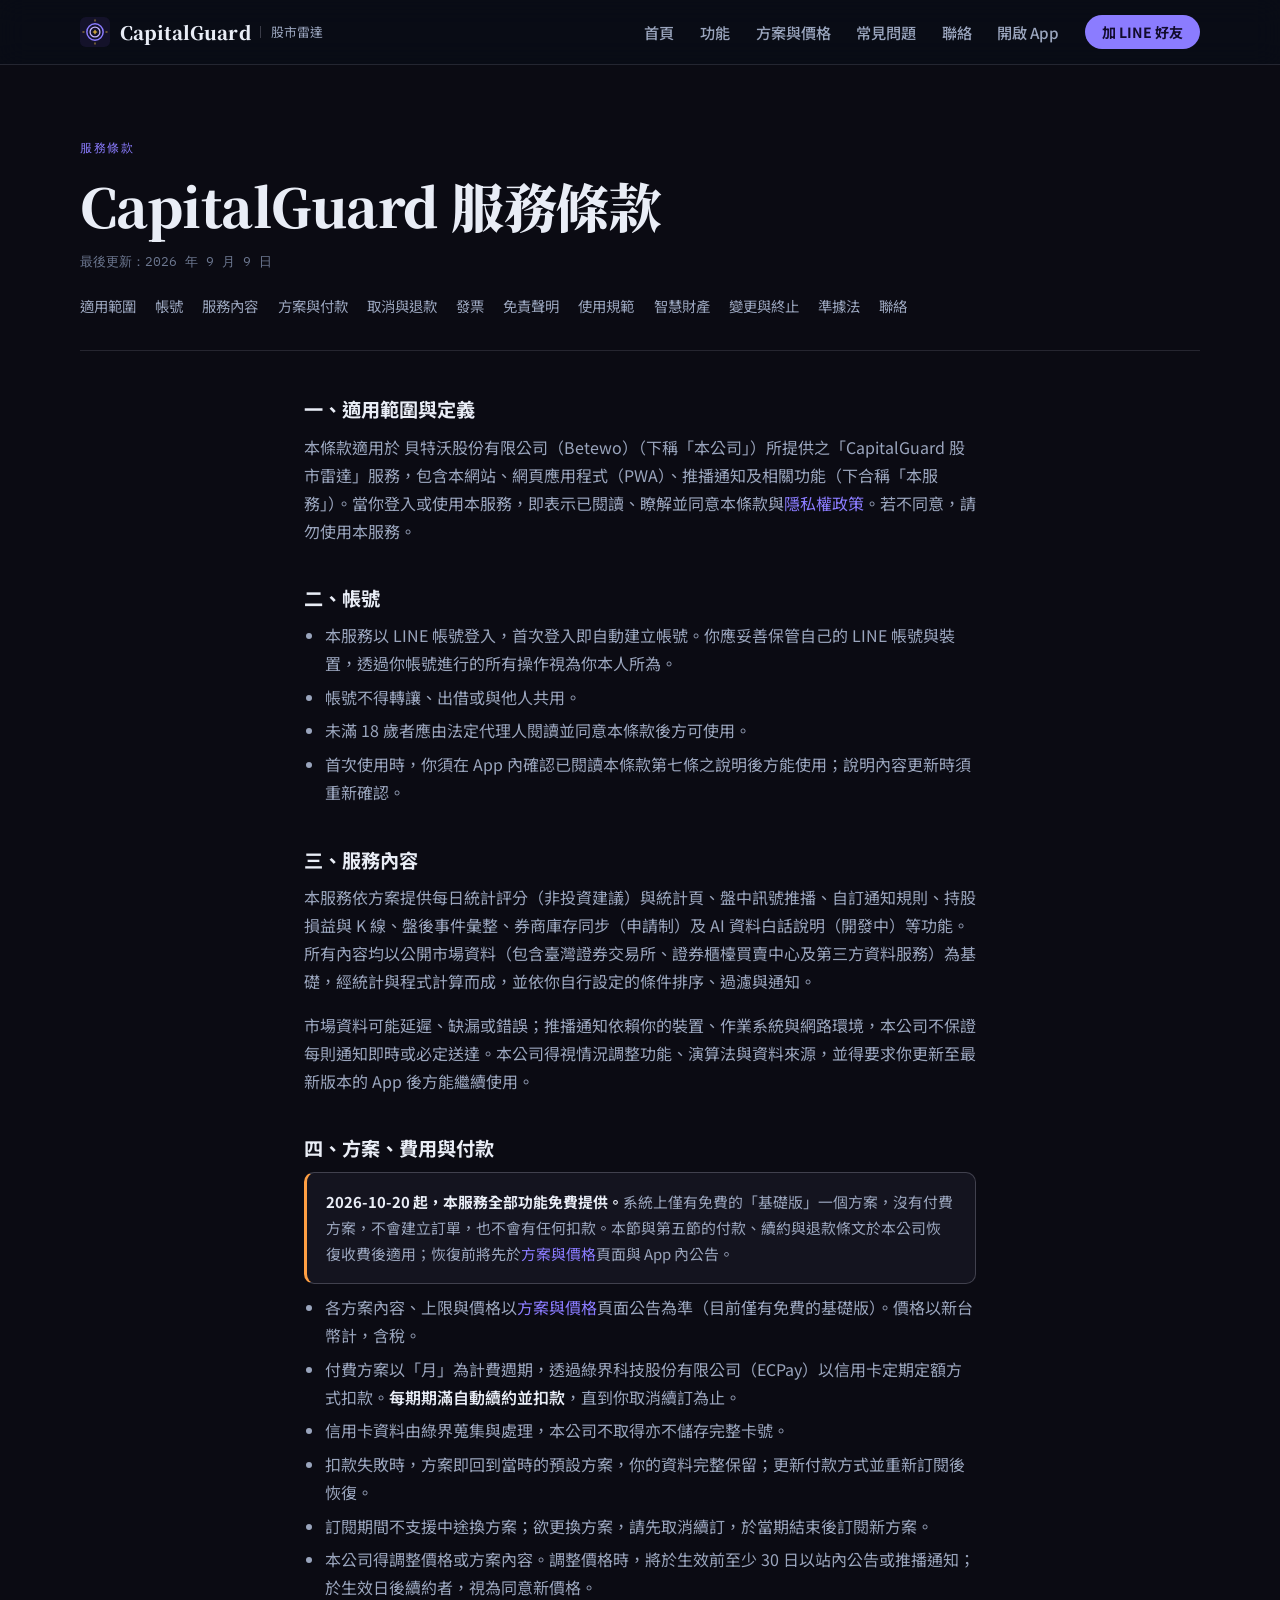
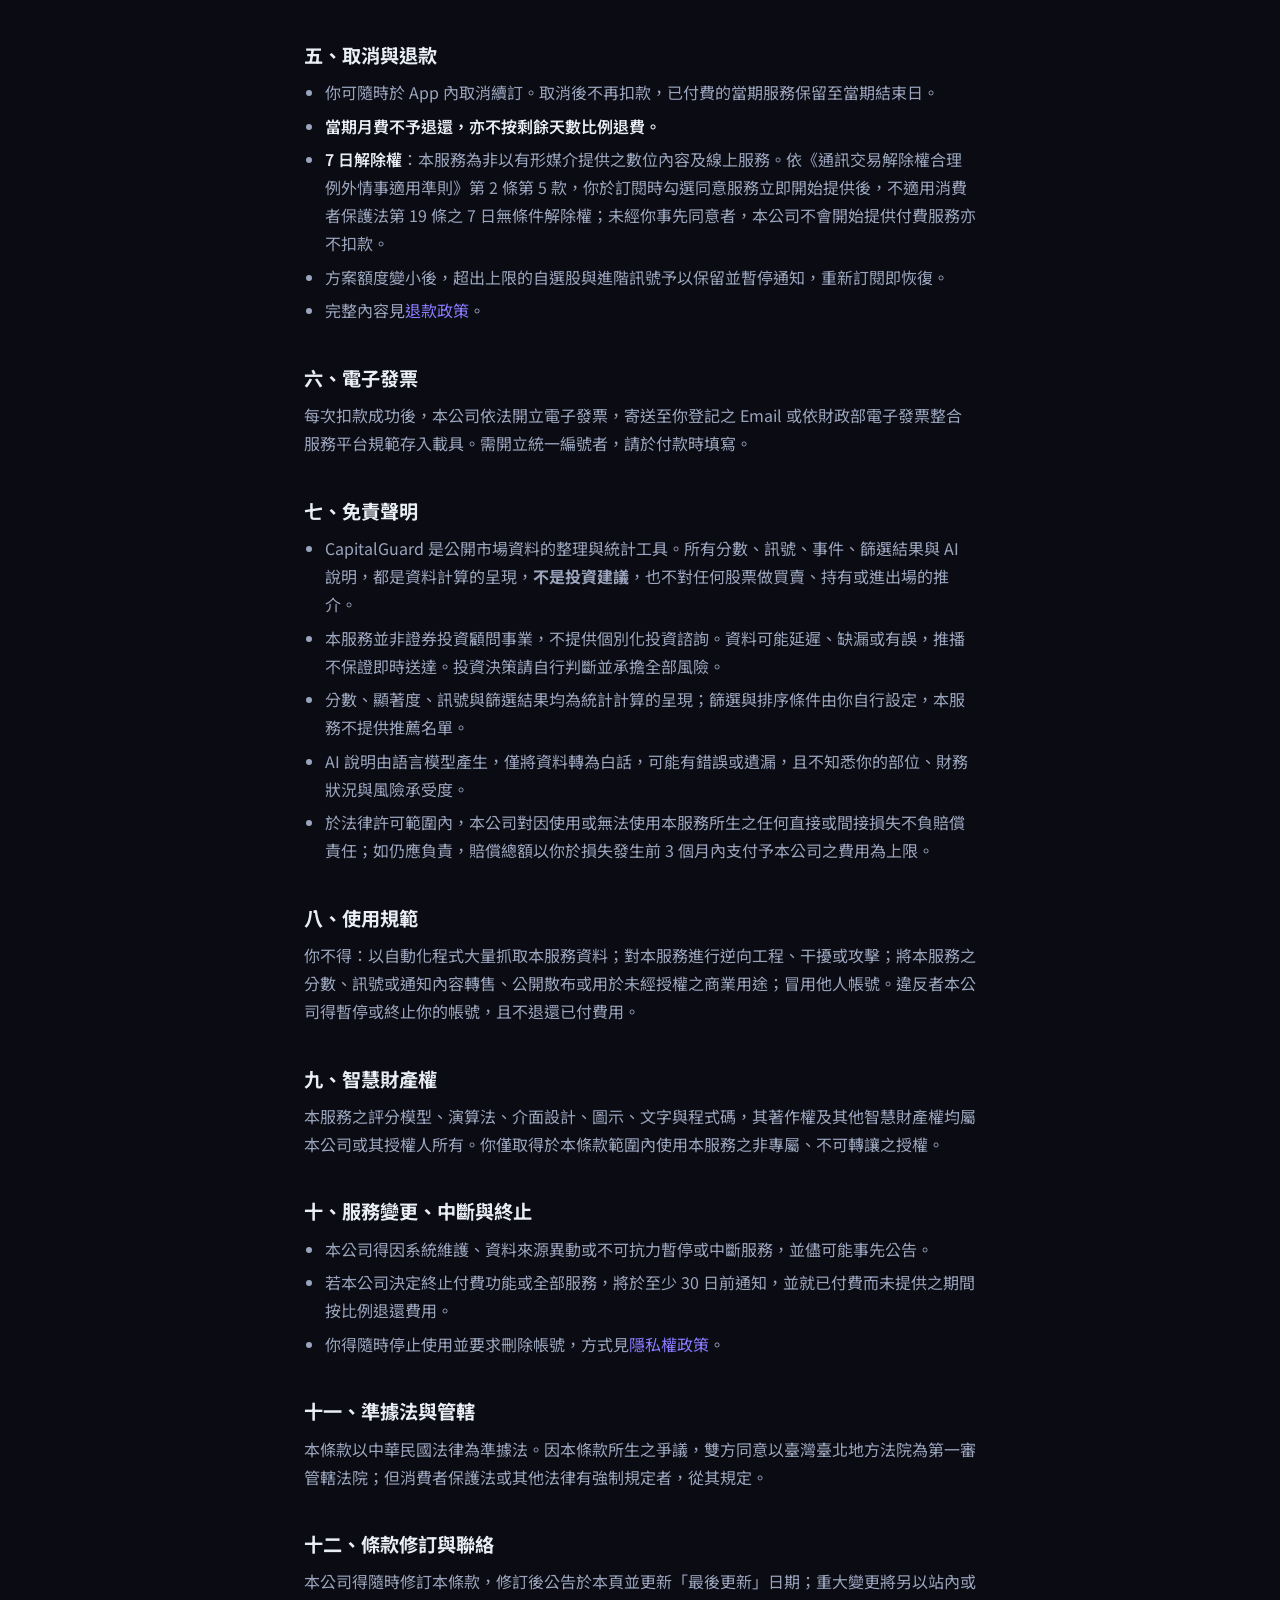
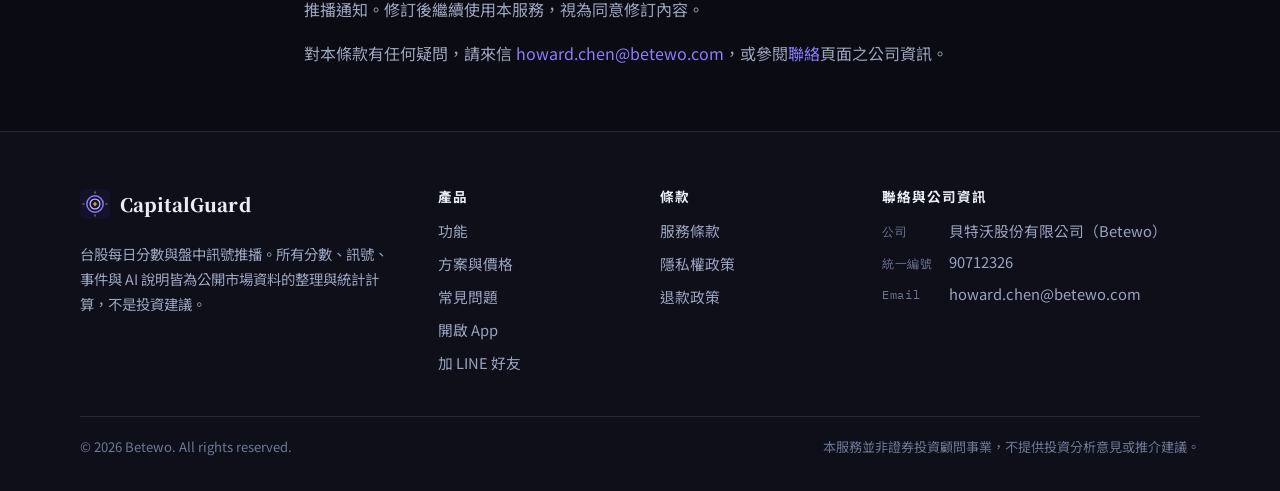
<file: terms.html>
<!DOCTYPE html>
<html lang="zh-Hant-TW">
<head>
<meta charset="utf-8">
<meta name="viewport" content="width=device-width, initial-scale=1">
<title>服務條款 · CapitalGuard 股市雷達</title>
<meta name="description" content="CapitalGuard 股市雷達服務條款：帳號、方案與付款、取消與退款、免責聲明、準據法。">
<link rel="canonical" href="https://betewo-web.github.io/betewo-site/terms.html">
<meta property="og:type" content="website">
<meta property="og:site_name" content="CapitalGuard 股市雷達">
<meta property="og:title" content="服務條款 · CapitalGuard 股市雷達">
<meta property="og:description" content="CapitalGuard 股市雷達服務條款：帳號、方案與付款、取消與退款、免責聲明、準據法。">
<meta property="og:url" content="https://betewo-web.github.io/betewo-site/terms.html">
<meta property="og:image" content="https://betewo-web.github.io/betewo-site/og-cover.png?v=2">
<meta property="og:image:width" content="1200">
<meta property="og:image:height" content="630">
<meta name="twitter:card" content="summary_large_image">
<meta name="twitter:image" content="https://betewo-web.github.io/betewo-site/og-cover.png?v=2">
<meta name="theme-color" content="#0f0f1a">
<link rel="icon" href="data:image/svg+xml,%3Csvg%20xmlns%3D%22http%3A%2F%2Fwww.w3.org%2F2000%2Fsvg%22%20viewBox%3D%220%200%20512%20512%22%3E%3Crect%20width%3D%22512%22%20height%3D%22512%22%20rx%3D%2296%22%20fill%3D%22%2314122a%22%2F%3E%3Cg%20fill%3D%22none%22%20stroke-linecap%3D%22round%22%3E%3Ccircle%20cx%3D%22256%22%20cy%3D%22256%22%20r%3D%22139%22%20stroke%3D%22%238b7cff%22%20stroke-width%3D%2225%22%2F%3E%3Ccircle%20cx%3D%22256%22%20cy%3D%22256%22%20r%3D%2284%22%20stroke%3D%22%23c4b5fd%22%20stroke-width%3D%2222%22%2F%3E%3Cpath%20stroke%3D%22%23f5c542%22%20stroke-width%3D%2213%22%20d%3D%22M256%2070V49M442%20256h21M256%20442v21M70%20256H49%22%2F%3E%3Cpath%20stroke%3D%22%23f5c542%22%20stroke-width%3D%2220%22%20d%3D%22M227%20256h58M256%20227v58%22%2F%3E%3C%2Fg%3E%3C%2Fsvg%3E">
<link rel="preconnect" href="https://fonts.googleapis.com">
<link rel="preconnect" href="https://fonts.gstatic.com" crossorigin>
<link rel="stylesheet" href="https://fonts.googleapis.com/css2?family=IBM+Plex+Mono:wght@400;500;700&family=Noto+Sans+TC:wght@400;500;700&family=Noto+Serif+TC:wght@700;900&display=swap">
<link rel="stylesheet" href="site.css?v=20">
</head>
<body>
<header class="site-head">
  <div class="wrap">
    <a class="brand" href="index.html" aria-label="CapitalGuard 首頁"><svg class="brand-mark" viewBox="0 0 512 512" aria-hidden="true"><rect width="512" height="512" rx="96" fill="#14122a"/><g fill="none" stroke-linecap="round"><circle cx="256" cy="256" r="139" stroke="#8b7cff" stroke-width="25"/><circle cx="256" cy="256" r="84" stroke="#c4b5fd" stroke-width="22"/><path stroke="#f5c542" stroke-width="13" d="M256 70V49M442 256h21M256 442v21M70 256H49"/><path stroke="#f5c542" stroke-width="20" d="M227 256h58M256 227v58"/></g></svg><span class="brand-name">CapitalGuard</span><span class="brand-sub">股市雷達</span></a>
    <nav class="site-nav" id="site-nav" aria-label="主選單">
      <a href="index.html">首頁</a> <a href="features.html">功能</a> <a href="pricing.html">方案與價格</a> <a href="faq.html">常見問題</a> <a href="contact.html">聯絡</a>
      <a class="nav-app" href="https://betewo-web.github.io/CapitalGuard-pages/watchlist.html" data-cg="open-app">開啟 App</a>
      <a class="btn btn-primary btn-sm" href="https://line.me/R/ti/p/@408csebn" data-cg="add-friend-nav">加 LINE 好友</a>
    </nav>
    <button class="nav-toggle" type="button" aria-controls="site-nav" aria-expanded="false">選單</button>
  </div>
</header>
<main>
<div class="wrap doc-head">
  <span class="eyebrow">服務條款</span>
  <h1>CapitalGuard 服務條款</h1>
  <p class="meta">最後更新：2026 年 9 月 9 日</p>
  <nav class="toc" aria-label="條款目錄">
    <a href="#t1">適用範圍</a><a href="#t2">帳號</a><a href="#t3">服務內容</a><a href="#t4">方案與付款</a><a href="#t5">取消與退款</a><a href="#t6">發票</a><a href="#t7">免責聲明</a><a href="#t8">使用規範</a><a href="#t9">智慧財產</a><a href="#t10">變更與終止</a><a href="#t11">準據法</a><a href="#t12">聯絡</a>
  </nav>
</div>
<div class="wrap doc doc-body">
  <h2 id="t1">一、適用範圍與定義</h2>
  <p>本條款適用於 貝特沃股份有限公司（Betewo）（下稱「本公司」）所提供之「CapitalGuard 股市雷達」服務，包含本網站、網頁應用程式（PWA）、推播通知及相關功能（下合稱「本服務」）。當你登入或使用本服務，即表示已閱讀、瞭解並同意本條款與<a href="privacy.html">隱私權政策</a>。若不同意，請勿使用本服務。</p>

  <h2 id="t2">二、帳號</h2>
  <ul>
    <li>本服務以 LINE 帳號登入，首次登入即自動建立帳號。你應妥善保管自己的 LINE 帳號與裝置，透過你帳號進行的所有操作視為你本人所為。</li>
    <li>帳號不得轉讓、出借或與他人共用。</li>
    <li>未滿 18 歲者應由法定代理人閱讀並同意本條款後方可使用。</li>
    <li>首次使用時，你須在 App 內確認已閱讀本條款第七條之說明後方能使用；說明內容更新時須重新確認。</li>
  </ul>

  <h2 id="t3">三、服務內容</h2>
  <p>本服務依方案提供每日統計評分（非投資建議）與統計頁、盤中訊號推播、自訂通知規則、持股損益與 K 線、盤後事件彙整、券商庫存同步（申請制）及 AI 資料白話說明（開發中）等功能。所有內容均以公開市場資料（包含臺灣證券交易所、證券櫃檯買賣中心及第三方資料服務）為基礎，經統計與程式計算而成，並依你自行設定的條件排序、過濾與通知。</p>
  <p>市場資料可能延遲、缺漏或錯誤；推播通知依賴你的裝置、作業系統與網路環境，本公司不保證每則通知即時或必定送達。本公司得視情況調整功能、演算法與資料來源，並得要求你更新至最新版本的 App 後方能繼續使用。</p>

  <h2 id="t4">四、方案、費用與付款</h2>
  <p class="notice"><b>2026-10-20 起，本服務全部功能免費提供。</b>系統上僅有免費的「基礎版」一個方案，沒有付費方案，不會建立訂單，也不會有任何扣款。本節與第五節的付款、續約與退款條文於本公司恢復收費後適用；恢復前將先於<a href="pricing.html">方案與價格</a>頁面與 App 內公告。</p>
  <ul>
    <li>各方案內容、上限與價格以<a href="pricing.html">方案與價格</a>頁面公告為準（目前僅有免費的基礎版）。價格以新台幣計，含稅。</li>
    <li>付費方案以「月」為計費週期，透過綠界科技股份有限公司（ECPay）以信用卡定期定額方式扣款。<strong>每期期滿自動續約並扣款</strong>，直到你取消續訂為止。</li>
    <li>信用卡資料由綠界蒐集與處理，本公司不取得亦不儲存完整卡號。</li>
    <li>扣款失敗時，方案即回到當時的預設方案，你的資料完整保留；更新付款方式並重新訂閱後恢復。</li>
    <li>訂閱期間不支援中途換方案；欲更換方案，請先取消續訂，於當期結束後訂閱新方案。</li>
    <li>本公司得調整價格或方案內容。調整價格時，將於生效前至少 30 日以站內公告或推播通知；於生效日後續約者，視為同意新價格。</li>
  </ul>

  <h2 id="t5">五、取消與退款</h2>
  <ul>
    <li>你可隨時於 App 內取消續訂。取消後不再扣款，已付費的當期服務保留至當期結束日。</li>
    <li><strong>當期月費不予退還，亦不按剩餘天數比例退費。</strong></li>
    <li><strong>7 日解除權</strong>：本服務為非以有形媒介提供之數位內容及線上服務。依《通訊交易解除權合理例外情事適用準則》第 2 條第 5 款，你於訂閱時勾選同意服務立即開始提供後，不適用消費者保護法第 19 條之 7 日無條件解除權；未經你事先同意者，本公司不會開始提供付費服務亦不扣款。</li>
    <li>方案額度變小後，超出上限的自選股與進階訊號予以保留並暫停通知，重新訂閱即恢復。</li>
    <li>完整內容見<a href="pricing.html#refund">退款政策</a>。</li>
  </ul>

  <h2 id="t6">六、電子發票</h2>
  <p>每次扣款成功後，本公司依法開立電子發票，寄送至你登記之 Email 或依財政部電子發票整合服務平台規範存入載具。需開立統一編號者，請於付款時填寫。</p>

  <h2 id="t7">七、免責聲明</h2>
  <ul>
    <li>CapitalGuard 是公開市場資料的整理與統計工具。所有分數、訊號、事件、篩選結果與 AI 說明，都是資料計算的呈現，<b>不是投資建議</b>，也不對任何股票做買賣、持有或進出場的推介。</li>
    <li>本服務並非證券投資顧問事業，不提供個別化投資諮詢。資料可能延遲、缺漏或有誤，推播不保證即時送達。投資決策請自行判斷並承擔全部風險。</li>
    <li>分數、顯著度、訊號與篩選結果均為統計計算的呈現；篩選與排序條件由你自行設定，本服務不提供推薦名單。</li>
    <li>AI 說明由語言模型產生，僅將資料轉為白話，可能有錯誤或遺漏，且不知悉你的部位、財務狀況與風險承受度。</li>
    <li>於法律許可範圍內，本公司對因使用或無法使用本服務所生之任何直接或間接損失不負賠償責任；如仍應負責，賠償總額以你於損失發生前 3 個月內支付予本公司之費用為上限。</li>
  </ul>

  <h2 id="t8">八、使用規範</h2>
  <p>你不得：以自動化程式大量抓取本服務資料；對本服務進行逆向工程、干擾或攻擊；將本服務之分數、訊號或通知內容轉售、公開散布或用於未經授權之商業用途；冒用他人帳號。違反者本公司得暫停或終止你的帳號，且不退還已付費用。</p>

  <h2 id="t9">九、智慧財產權</h2>
  <p>本服務之評分模型、演算法、介面設計、圖示、文字與程式碼，其著作權及其他智慧財產權均屬本公司或其授權人所有。你僅取得於本條款範圍內使用本服務之非專屬、不可轉讓之授權。</p>

  <h2 id="t10">十、服務變更、中斷與終止</h2>
  <ul>
    <li>本公司得因系統維護、資料來源異動或不可抗力暫停或中斷服務，並儘可能事先公告。</li>
    <li>若本公司決定終止付費功能或全部服務，將於至少 30 日前通知，並就已付費而未提供之期間按比例退還費用。</li>
    <li>你得隨時停止使用並要求刪除帳號，方式見<a href="privacy.html">隱私權政策</a>。</li>
  </ul>

  <h2 id="t11">十一、準據法與管轄</h2>
  <p>本條款以中華民國法律為準據法。因本條款所生之爭議，雙方同意以臺灣臺北地方法院為第一審管轄法院；但消費者保護法或其他法律有強制規定者，從其規定。</p>

  <h2 id="t12">十二、條款修訂與聯絡</h2>
  <p>本公司得隨時修訂本條款，修訂後公告於本頁並更新「最後更新」日期；重大變更將另以站內或推播通知。修訂後繼續使用本服務，視為同意修訂內容。</p>
  <p>對本條款有任何疑問，請來信 <a href="mailto:howard.chen@betewo.com">howard.chen@betewo.com</a>，或參閱<a href="contact.html">聯絡</a>頁面之公司資訊。</p>
</div>
</main>
<footer class="site-foot">
  <div class="wrap foot-grid">
    <div class="foot-brand">
      <a class="brand" href="index.html"><svg class="brand-mark" viewBox="0 0 512 512" aria-hidden="true"><rect width="512" height="512" rx="96" fill="#14122a"/><g fill="none" stroke-linecap="round"><circle cx="256" cy="256" r="139" stroke="#8b7cff" stroke-width="25"/><circle cx="256" cy="256" r="84" stroke="#c4b5fd" stroke-width="22"/><path stroke="#f5c542" stroke-width="13" d="M256 70V49M442 256h21M256 442v21M70 256H49"/><path stroke="#f5c542" stroke-width="20" d="M227 256h58M256 227v58"/></g></svg><span class="brand-name">CapitalGuard</span></a>
      <p>台股每日分數與盤中訊號推播。所有分數、訊號、事件與 AI 說明皆為公開市場資料的整理與統計計算，不是投資建議。</p>
    </div>
    <div class="foot-col">
      <h4>產品</h4>
      <ul>
        <li><a href="features.html">功能</a></li>
        <li><a href="pricing.html">方案與價格</a></li>
        <li><a href="faq.html">常見問題</a></li>
        <li><a href="https://betewo-web.github.io/CapitalGuard-pages/watchlist.html" data-cg="open-app">開啟 App</a></li>
        <li><a href="https://line.me/R/ti/p/@408csebn" data-cg="add-friend-foot-nav">加 LINE 好友</a></li>
      </ul>
    </div>
    <div class="foot-col">
      <h4>條款</h4>
      <ul>
        <li><a href="terms.html">服務條款</a></li>
        <li><a href="privacy.html">隱私權政策</a></li>
        <li><a href="pricing.html#refund">退款政策</a></li>
      </ul>
    </div>
    <div class="foot-col foot-contact" id="contact">
      <h4>聯絡與公司資訊</h4>
      <dl><dt>公司</dt><dd>貝特沃股份有限公司（Betewo）</dd><dt>統一編號</dt><dd>90712326</dd><dt>Email</dt><dd><a href="mailto:howard.chen@betewo.com">howard.chen@betewo.com</a></dd></dl>
    </div>
  </div>
  <div class="wrap foot-legal">
    <span>© 2026 Betewo. All rights reserved.</span>
    <span>本服務並非證券投資顧問事業，不提供投資分析意見或推介建議。</span>
  </div>
</footer>
<script>
(function () {
  var t = document.querySelector('.nav-toggle'), n = document.getElementById('site-nav');
  if (!t || !n) return;
  t.addEventListener('click', function () {
    var open = n.classList.toggle('open');
    t.setAttribute('aria-expanded', open ? 'true' : 'false');
  });
})();
</script>
<script src="analytics.js?v=1" defer></script>
</body>
</html>
</file>
<file: site.css>
/* CapitalGuard 官網共用樣式
   視覺沿用 PWA（web/watchlist.css）的科技黑底與紫金主色，
   但字級與版面改為行銷頁的編排。單一深色主題，所有顏色皆明確指定。 */

:root {
  --bg: #0b0b13;
  --bg-2: #0f0f1a;
  --surface: #14141f;
  --surface-2: #1a1a28;
  --border: rgba(146, 146, 163, 0.2);
  --border-strong: rgba(146, 146, 163, 0.36);
  --text: #e9edf6;
  --muted: #9aa5bd;
  --dim: #6d7891;
  --accent: #8b7cff;
  --accent-ink: #120c2e;
  --accent-2: #f5c542;
  --sig-orange: #ff9f43;
  --sig-blue: #56a8ff;
  --sig-info: #9aa5bd;
  --chg-up: #ff6b81;
  --chg-down: #2ed573;
  --radius: 18px;
  --radius-sm: 10px;
  --wrap: 1120px;
  --font-body: "Noto Sans TC", "PingFang TC", "Microsoft JhengHei", system-ui, sans-serif;
  --font-display: "Noto Serif TC", "PingFang TC", "Songti TC", "PMingLiU", serif;
  --font-mono: "IBM Plex Mono", "SFMono-Regular", Consolas, "Liberation Mono", monospace;
  --shadow-soft: 0 8px 30px rgba(4, 6, 16, 0.45);
  --shadow-lift: 0 24px 60px rgba(4, 6, 16, 0.6);
}

* { box-sizing: border-box; }
html { color-scheme: dark; scroll-behavior: smooth; }
@media (prefers-reduced-motion: reduce) { html { scroll-behavior: auto; } }

body {
  margin: 0;
  background: var(--bg);
  color: var(--text);
  font-family: var(--font-body);
  font-size: 1rem;
  line-height: 1.75;
  -webkit-font-smoothing: antialiased;
}

a { color: var(--accent); text-decoration: none; }
a:hover { text-decoration: underline; text-underline-offset: 3px; }
:focus-visible { outline: 2px solid var(--accent); outline-offset: 3px; border-radius: 4px; }

h1, h2, h3, h4 { margin: 0; font-family: var(--font-display); text-wrap: balance; line-height: 1.25; }
h1 { font-size: clamp(2rem, 4.6vw, 3.3rem); font-weight: 900; letter-spacing: -0.01em; }
h2 { font-size: clamp(1.55rem, 3vw, 2.15rem); font-weight: 700; }
h3 { font-size: 1.2rem; font-weight: 700; font-family: var(--font-body); }
h4 { font-size: 0.95rem; font-weight: 700; font-family: var(--font-body); }
p { margin: 0; }
p + p { margin-top: 1em; }
.lead { font-size: 1.1rem; color: var(--muted); max-width: 34em; }
.eyebrow {
  font-family: var(--font-mono);
  font-size: 0.75rem;
  letter-spacing: 0.14em;
  text-transform: uppercase;
  color: var(--accent);
  margin-bottom: 0.9rem;
  display: block;
}
.mono { font-family: var(--font-mono); font-variant-numeric: tabular-nums; }
.muted { color: var(--muted); }
.dim { color: var(--dim); }
.num { font-variant-numeric: tabular-nums; }

.wrap { width: min(var(--wrap), calc(100% - 2.5rem)); margin-inline: auto; }
.section { padding: clamp(3.5rem, 8vw, 6.5rem) 0; }
.section + .section { border-top: 1px solid var(--border); }
.section-head { max-width: 40em; margin-bottom: 2.5rem; }
.section-head .lead { margin-top: 0.8rem; }

/* ── 停一下：首頁例子與「通知怎麼來」之間的標語，留白要夠讓人停下來 ── */
.pause { padding: clamp(5.5rem, 13vw, 10rem) 0; text-align: center; }
.pause .wrap { max-width: 34em; }
.pause p { font-family: var(--font-display); font-weight: 500; font-size: clamp(1.25rem, 2.6vw, 1.75rem); line-height: 1.75; color: var(--text); margin: 0; }
.pause p + p { margin-top: clamp(1.8rem, 4.5vw, 3rem); }
.pause p.pause-brand { margin-top: clamp(3.6rem, 9vw, 6rem); color: var(--accent); font-weight: 700; }
.pause p.pause-brand ~ p { color: var(--muted); font-size: clamp(1.05rem, 2vw, 1.35rem); }

/* ── 按鈕 ── */
.btn {
  display: inline-flex; align-items: center; gap: 0.5rem;
  padding: 0.8rem 1.35rem;
  border-radius: 999px;
  font-weight: 700; font-size: 0.98rem; line-height: 1;
  border: 1px solid transparent;
  cursor: pointer; white-space: nowrap;
  transition: transform 0.15s ease, background-color 0.15s ease, border-color 0.15s ease;
}
.btn:hover { text-decoration: none; transform: translateY(-1px); }
.btn-primary { background: var(--accent); color: var(--accent-ink); }
.btn-primary:hover { background: #a294ff; }
.btn-ghost { border-color: var(--border-strong); color: var(--text); background: transparent; }
.btn-ghost:hover { border-color: var(--accent); }
.btn-sm { padding: 0.55rem 1rem; font-size: 0.88rem; }
.btn-lg { padding: 1rem 1.7rem; font-size: 1.05rem; }
@media (prefers-reduced-motion: reduce) { .btn { transition: none; } .btn:hover { transform: none; } }

/* ── 頁首 ── */
.site-head {
  position: sticky; top: 0; z-index: 50;
  background: rgba(9, 13, 22, 0.82);
  backdrop-filter: blur(14px); -webkit-backdrop-filter: blur(14px);
  border-bottom: 1px solid var(--border);
}
.site-head .wrap { display: flex; align-items: center; justify-content: space-between; gap: 1.5rem; height: 64px; }
.brand { display: inline-flex; align-items: center; gap: 0.6rem; color: var(--text); }
.brand:hover { text-decoration: none; }
.brand-mark { width: 30px; height: 30px; flex: none; }
.brand-name { font-family: var(--font-display); font-weight: 900; font-size: 1.15rem; letter-spacing: 0.01em; }
.brand-sub { font-size: 0.8rem; color: var(--muted); padding-left: 0.6rem; border-left: 1px solid var(--border-strong); line-height: 1; }
.site-nav { display: flex; align-items: center; gap: 1.6rem; }
.site-nav a:not(.btn) { color: var(--muted); font-weight: 500; font-size: 0.95rem; }
/* 「開啟 App」對還沒註冊的人是死路（那一頁要 LINE 傳出的 8 碼登入碼），
   所以它比加好友低一階，並且自己說明是給誰用的。 */
.nav-app { white-space: nowrap; display: inline-flex; align-items: baseline; gap: 0.4rem; }
.nav-app small { font-size: 0.72rem; color: var(--dim); border: 1px solid var(--border); border-radius: 999px; padding: 0.05rem 0.4rem; }
.site-nav a:not(.btn):hover, .site-nav a[aria-current="page"] { color: var(--text); text-decoration: none; }
.site-nav a[aria-current="page"] { position: relative; }
.site-nav a[aria-current="page"]::after {
  content: ""; position: absolute; left: 0; right: 0; bottom: -8px; height: 2px; background: var(--accent); border-radius: 2px;
}
.nav-toggle {
  display: none; background: none; border: 1px solid var(--border-strong); color: var(--text);
  border-radius: 8px; padding: 0.4rem 0.7rem; font: inherit; font-size: 0.85rem; cursor: pointer;
}
@media (max-width: 760px) {
  .brand-sub { display: none; }
  .nav-toggle { display: inline-block; }
  .site-nav {
    display: none; position: absolute; left: 0; right: 0; top: 64px;
    flex-direction: column; align-items: stretch; gap: 0;
    background: var(--bg-2); border-bottom: 1px solid var(--border); padding: 0.5rem 1.25rem 1rem;
  }
  .site-nav.open { display: flex; }
  .site-nav a:not(.btn) { padding: 0.8rem 0; border-bottom: 1px solid var(--border); }
  .site-nav a[aria-current="page"]::after { display: none; }
  .site-nav .btn { margin-top: 0.9rem; justify-content: center; }
}

/* ── Hero ── */
.hero {
  position: relative; overflow: hidden;
  padding: clamp(3rem, 8vw, 6rem) 0 clamp(3rem, 7vw, 5.5rem);
  background:
    radial-gradient(60% 50% at 8% 0%, rgba(139, 124, 255, 0.16), transparent 65%),
    radial-gradient(40% 40% at 95% 20%, rgba(245, 197, 66, 0.07), transparent 60%),
    repeating-linear-gradient(0deg, rgba(146, 160, 190, 0.045) 0 1px, transparent 1px 56px),
    repeating-linear-gradient(90deg, rgba(146, 160, 190, 0.045) 0 1px, transparent 1px 56px),
    var(--bg);
}
/* 2026-09-28 起 Hero 是純文字：不放截圖也不放示意卡，寬度收在可讀行長內 */
.hero .wrap { display: block; }
.hero-copy { max-width: 42em; }
.hero-copy h1 { margin-bottom: 1.2rem; }
.hero-copy .lead { font-size: 1.15rem; }
/* 讓對的人三秒內認出自己——沒有這一句，訪客得自己猜這是不是在講他 */
.hero-who { margin-top: 1.2rem; font-size: 0.95rem; color: var(--muted); border-left: 2px solid var(--accent); padding-left: 0.85rem; list-style: none; display: grid; gap: 0.6rem; }
.hero-who b { color: var(--text); font-weight: 500; }
.hero-cta { display: flex; flex-wrap: wrap; gap: 0.8rem; align-items: center; margin-top: 2rem; }
.section-more { margin-top: 2.2rem; color: var(--muted); }
/* ── 一天的節奏（時間軸）── */
.clock { display: grid; grid-template-columns: repeat(4, 1fr); gap: 1.5rem; position: relative; }
.clock::before { content: ""; position: absolute; left: 0; right: 0; top: 7px; height: 1px; background: var(--border-strong); }
.clock-item { padding-top: 1.4rem; position: relative; }
.clock-item::before { content: ""; position: absolute; left: 0; top: 0; width: 15px; height: 15px; border-radius: 50%; background: var(--bg); border: 2px solid var(--accent); }
.clock-item.night::before { border-color: var(--dim); }
.clock-time { font-family: var(--font-mono); font-size: 0.95rem; color: var(--accent); letter-spacing: 0.04em; }
.clock-item.night .clock-time { color: var(--muted); }
.clock-item h3 { margin: 0.35rem 0 0.4rem; }
.clock-item p { color: var(--muted); font-size: 0.95rem; }
@media (max-width: 840px) {
  .clock { grid-template-columns: 1fr; gap: 0; }
  .clock::before { top: 0; bottom: 0; left: 7px; right: auto; width: 1px; height: auto; }
  .clock-item { padding: 0 0 1.8rem 2rem; }
  .clock-item::before { top: 6px; }
}

/* ── 通知怎麼來（LINE 只做認證）── */
.notify { display: grid; grid-template-columns: repeat(3, 1fr); gap: 1.5rem; }
.notify-step { background: var(--surface); border: 1px solid var(--border); border-radius: var(--radius); padding: 1.4rem 1.5rem; }
.notify-k {
  display: inline-block; margin-bottom: 0.9rem;
  font-family: var(--font-mono); font-size: 0.72rem; letter-spacing: 0.1em;
  color: var(--accent); border: 1px solid rgba(139, 124, 255, 0.5); border-radius: 999px; padding: 0.15rem 0.65rem;
}
.notify-step h3 { margin-bottom: 0.5rem; font-size: 1.05rem; }
.notify-step p { color: var(--muted); font-size: 0.95rem; }
.notify-foot { margin-top: 1.8rem; }
@media (max-width: 860px) { .notify { grid-template-columns: 1fr; gap: 1.1rem; } }

/* ── 功能格 ── */
.features { display: grid; grid-template-columns: repeat(3, 1fr); gap: 2.2rem 2.5rem; }
.feature { border-top: 1px solid var(--border-strong); padding-top: 1.2rem; }
.feature .eyebrow { margin-bottom: 0.6rem; }
.feature h3 { margin-bottom: 0.5rem; }
.feature p { color: var(--muted); font-size: 0.96rem; }
.tag { display: inline-block; margin-left: 0.5rem; font-size: 0.7rem; font-family: var(--font-mono); letter-spacing: 0.1em; color: var(--sig-orange); border: 1px solid rgba(255, 159, 67, 0.5); border-radius: 999px; padding: 0.1rem 0.5rem; vertical-align: middle; line-height: 1.5; }
.tag.tag-soon { color: var(--accent-2); border-color: rgba(245, 197, 66, 0.5); letter-spacing: 0.04em; }
.legend .glyph { font-family: var(--font-mono); font-weight: 700; color: var(--accent); }
@media (max-width: 900px) { .features { grid-template-columns: repeat(2, 1fr); } }
@media (max-width: 560px) { .features { grid-template-columns: 1fr; } }

/* 功能詳細頁 */
.feature-detail { display: grid; grid-template-columns: 0.9fr 1.1fr; gap: clamp(2rem, 5vw, 4rem); align-items: start; padding: clamp(2.5rem, 5vw, 4rem) 0; }
.feature-detail + .feature-detail { border-top: 1px solid var(--border); }
.feature-detail h2 { margin: 0.3rem 0 0.9rem; font-size: clamp(1.4rem, 2.4vw, 1.8rem); }
.feature-detail .lead { font-size: 1.02rem; }
.feature-detail ul { margin: 1rem 0 0; padding-left: 1.2rem; color: var(--muted); }
.feature-detail li + li { margin-top: 0.4rem; }
@media (max-width: 820px) { .feature-detail { grid-template-columns: 1fr; } }
.legend { display: grid; grid-template-columns: repeat(auto-fit, minmax(150px, 1fr)); gap: 0.6rem; margin: 0; padding: 0; list-style: none; }
.legend li { display: flex; align-items: center; gap: 0.6rem; background: var(--surface); border: 1px solid var(--border); border-radius: var(--radius-sm); padding: 0.55rem 0.75rem; font-size: 0.9rem; }
.legend .em { font-size: 1.25rem; width: 1.6rem; text-align: center; flex: none; }
.legend .em.mono { width: auto; min-width: 2.6rem; white-space: nowrap; }
.sev-list { list-style: none; margin: 0; padding: 0; display: flex; flex-direction: column; gap: 0.6rem; }
.sev-list li { display: grid; grid-template-columns: 14px 1fr; gap: 0.8rem; align-items: start; }
.sev-list .dot { width: 14px; height: 14px; border-radius: 50%; margin-top: 0.45rem; }
.sev-list b { display: block; }
.sev-list span { color: var(--muted); font-size: 0.92rem; }
.scorecard { background: var(--surface); border: 1px solid var(--border); border-radius: var(--radius); padding: 1.2rem 1.3rem; box-shadow: var(--shadow-soft); font-family: var(--font-mono); font-size: 0.85rem; }
.scorecard .row { display: flex; justify-content: space-between; align-items: baseline; padding: 0.45rem 0; border-bottom: 1px dashed var(--border); }
.scorecard .row:last-child { border-bottom: 0; }
.scorecard .big { font-family: var(--font-display); font-size: 2.2rem; font-weight: 900; color: var(--text); }
.scorecard .grade { color: var(--accent); font-weight: 700; }
.bar { height: 6px; background: var(--surface-2); border-radius: 3px; overflow: hidden; flex: 1; margin: 0 0.8rem; }
.bar i { display: block; height: 100%; background: linear-gradient(90deg, var(--accent), var(--accent-2)); }
.scorecard .lab { color: var(--muted); }

/* ── 方案卡 ── */
.plans { display: grid; grid-template-columns: repeat(3, 1fr); gap: 1.2rem; align-items: stretch; }
/* 專業版收起後只剩兩張：置中、別把兩張拉到全寬 */
.plans.plans-two { grid-template-columns: repeat(2, minmax(0, 340px)); justify-content: center; }
/* 單一方案（2026-10-20）：只有一張卡，三欄格會把它拉得比內容還寬 */
.plans.plans-one { grid-template-columns: minmax(0, 420px); justify-content: center; }
.plan-pitch { margin: 0.2rem 0 0.9rem; font-size: 0.88rem; color: var(--text); line-height: 1.55; }
.plan-soon { margin-top: 1.1rem; font-size: 0.86rem; }
.plan {
  background: var(--surface); border: 1px solid var(--border); border-radius: var(--radius);
  padding: 1.6rem 1.5rem; display: flex; flex-direction: column; gap: 1rem;
}
.plan.lift { border-color: var(--accent); box-shadow: 0 0 0 1px var(--accent), var(--shadow-soft); position: relative; }
/* 卡片上方那顆「從免費版升級的第一站」緞帶 2026-10-20 移除（Howard）：只剩一個免費方案，
   沒有「從哪裡升級」這回事。框線強調留著。要再分階時把下面這一條復原即可：
   .plan.lift::before { content: "從免費版升級的第一站"; position: absolute; top: -0.8rem;
     left: 1.2rem; background: var(--accent); color: var(--accent-ink); font-size: 0.72rem;
     font-weight: 700; padding: 0.2rem 0.65rem; border-radius: 999px; } */
.plan-name { font-family: var(--font-mono); font-size: 0.78rem; letter-spacing: 0.12em; color: var(--muted); text-transform: uppercase; }
.plan-name b { display: block; font-family: var(--font-body); font-size: 1.2rem; letter-spacing: 0; color: var(--text); text-transform: none; margin-top: 0.15rem; }
.price { font-family: var(--font-display); font-size: 2.4rem; font-weight: 900; line-height: 1; font-variant-numeric: tabular-nums; }
.price small { font-family: var(--font-body); font-size: 0.9rem; font-weight: 400; color: var(--muted); margin-left: 0.3rem; }
.plan ul { list-style: none; margin: 0; padding: 0; display: flex; flex-direction: column; gap: 0.45rem; font-size: 0.93rem; color: var(--muted); }
.plan li::before { content: "✓"; color: var(--accent); margin-right: 0.5rem; font-weight: 700; }
.plan li.no::before { content: "–"; color: var(--dim); }
.plan li.no { color: var(--dim); }
.plan .btn { margin-top: auto; justify-content: center; }
/* 手機：一欄。`.plans.plans-two` 的權重是 (0,2,0)，這裡只寫 `.plans`（0,1,0）蓋不掉——
   媒體查詢不會增加權重，2026-09-23 之前兩張卡在 390px 仍並排、第二張被切出畫面右邊。 */
@media (max-width: 860px) {
  /* minmax(0, 1fr) 不能寫成 1fr：1fr 等於 minmax(auto, 1fr)，auto 的最小值是內容的
     min-content 寬，卡片因此會比視窗寬、右邊連同按鈕被切掉。原本的 .plans-two 用
     minmax(0, 340px) 正是為了這件事。 */
  .plans,
  .plans.plans-one,
  .plans.plans-two { grid-template-columns: minmax(0, 1fr); max-width: 460px; margin-inline: auto; }
  .plan.lift { order: -1; }
}

/* 手機再收一階：兩張卡疊起來很長，捲很久才看得完。只收間距與價格字級，不動內容。 */
@media (max-width: 560px) {
  .plans { gap: 0.9rem; }
  .plan { padding: 1.15rem 1.2rem; gap: 0.7rem; }
  .price { font-size: 2rem; }
  .plan ul { gap: 0.32rem; }
  .plan-pitch { margin-bottom: 0.5rem; }
}

/* 比較表 */
.table-wrap { overflow-x: auto; border: 1px solid var(--border); border-radius: var(--radius); background: var(--surface); }
table.compare { width: 100%; border-collapse: collapse; min-width: 640px; font-size: 0.95rem; font-variant-numeric: tabular-nums; }
table.compare th, table.compare td { padding: 0.85rem 1rem; text-align: center; border-bottom: 1px solid var(--border); }
table.compare th:first-child, table.compare td:first-child { text-align: left; color: var(--muted); font-weight: 500; }
table.compare thead th { background: var(--surface-2); font-weight: 700; }
table.compare thead th .price-sm { display: block; font-family: var(--font-mono); font-size: 0.78rem; color: var(--accent); font-weight: 500; margin-top: 0.15rem; }
table.compare tbody tr:last-child td { border-bottom: 0; }
table.compare .no { color: var(--dim); }
table.compare th.lift, table.compare td.lift { background: rgba(139, 124, 255, 0.05); }

/* ── FAQ ── */
.faq { max-width: 44em; }
.faq details { border-top: 1px solid var(--border-strong); padding: 0.2rem 0; }
.faq details:last-child { border-bottom: 1px solid var(--border-strong); }
.faq summary { cursor: pointer; list-style: none; display: flex; justify-content: space-between; align-items: center; gap: 1rem; padding: 0.9rem 0; font-weight: 700; font-size: 1.02rem; }
.faq summary::-webkit-details-marker { display: none; }
.faq summary::after { content: "+"; font-family: var(--font-mono); color: var(--accent); font-size: 1.2rem; flex: none; }
.faq details[open] summary::after { content: "–"; }
.faq .a { padding: 0 0 1.1rem; color: var(--muted); max-width: 40em; }

/* ── 免責與提示帶 ── */
.notice {
  border: 1px solid var(--border-strong); border-left: 3px solid var(--sig-orange);
  background: var(--surface); border-radius: var(--radius-sm); padding: 1rem 1.2rem;
  color: var(--muted); font-size: 0.93rem;
}
.notice b { color: var(--text); }
.cta-band { background: linear-gradient(135deg, rgba(139, 124, 255, 0.12), rgba(245, 197, 66, 0.07)); border: 1px solid var(--border-strong); border-radius: var(--radius); padding: clamp(2rem, 4vw, 3rem); display: flex; flex-wrap: wrap; align-items: center; justify-content: space-between; gap: 1.5rem; }
.cta-band h2 { font-size: clamp(1.4rem, 2.6vw, 1.9rem); }
.cta-band p { color: var(--muted); margin-top: 0.4rem; }

/* ── 文件頁（條款、隱私）── */
.doc { max-width: 42em; }
.doc-head { padding: clamp(3rem, 6vw, 4.5rem) 0 2rem; border-bottom: 1px solid var(--border); }
.doc-head .meta { font-family: var(--font-mono); font-size: 0.8rem; color: var(--dim); margin-top: 0.8rem; }
.doc-body { padding: 2.5rem 0 4rem; }
.doc-body h2 { font-family: var(--font-body); font-size: 1.2rem; font-weight: 700; margin: 2.2rem 0 0.7rem; padding-top: 0.4rem; }
.doc-body h2:first-child { margin-top: 0; }
.doc-body p, .doc-body li { color: var(--muted); }
.doc-body ul, .doc-body ol { padding-left: 1.3rem; margin: 0.6rem 0; }
.doc-body li + li { margin-top: 0.35rem; }
.doc-body strong { color: var(--text); font-weight: 600; }
.toc { font-size: 0.9rem; color: var(--muted); display: flex; flex-wrap: wrap; gap: 0.4rem 1.2rem; margin-top: 1.2rem; }
.toc a { color: var(--muted); }
.toc a:hover { color: var(--accent); }

/* ── 聯絡頁 ── */
.contact-grid { display: grid; grid-template-columns: 1fr 1fr; gap: 2.5rem; align-items: start; }
@media (max-width: 800px) { .contact-grid { grid-template-columns: 1fr; } }
.info-card { background: var(--surface); border: 1px solid var(--border); border-radius: var(--radius); padding: 1.5rem 1.6rem; }
.info-card dl { margin: 0; display: grid; grid-template-columns: max-content 1fr; gap: 0.7rem 1.4rem; }
.info-card dt { color: var(--dim); font-size: 0.85rem; font-family: var(--font-mono); letter-spacing: 0.06em; padding-top: 0.15rem; }
.info-card dd { margin: 0; }
.placeholder { background: rgba(255, 159, 67, 0.12); color: var(--sig-orange); border-radius: 4px; padding: 0 0.3rem; font-family: var(--font-mono); font-size: 0.9em; }

/* ── 頁尾 ── */
.site-foot { border-top: 1px solid var(--border); background: var(--bg-2); padding: 3.5rem 0 2rem; font-size: 0.92rem; }
.foot-grid { display: grid; grid-template-columns: 1.4fr 0.8fr 0.8fr 1.4fr; gap: 2.5rem; }
.foot-brand p { color: var(--muted); margin-top: 0.9rem; max-width: 26em; font-size: 0.9rem; }
.foot-col h4 { color: var(--text); margin-bottom: 0.8rem; font-size: 0.85rem; letter-spacing: 0.08em; }
.foot-col ul { list-style: none; margin: 0; padding: 0; display: flex; flex-direction: column; gap: 0.45rem; }
.foot-col a { color: var(--muted); }
.foot-col a:hover { color: var(--accent); }
.foot-contact dl { margin: 0; display: grid; grid-template-columns: max-content 1fr; gap: 0.35rem 1rem; color: var(--muted); }
.foot-contact dt { color: var(--dim); font-family: var(--font-mono); font-size: 0.78rem; letter-spacing: 0.06em; padding-top: 0.2rem; }
.foot-contact dd { margin: 0; }
.foot-legal { margin-top: 2.5rem; padding-top: 1.2rem; border-top: 1px solid var(--border); color: var(--dim); font-size: 0.82rem; display: flex; flex-wrap: wrap; justify-content: space-between; gap: 0.6rem; }
@media (max-width: 900px) { .foot-grid { grid-template-columns: 1fr 1fr; } }
@media (max-width: 560px) { .foot-grid { grid-template-columns: 1fr; gap: 2rem; } }

/* ── 怎麼開始：作業系統分頁 ──────────────────────────────────────────
   純 CSS 分頁（radio + 相鄰選擇器），不需要 JavaScript：
   官網只有一支延後載入的統計腳本，不值得為三個分頁再開一支。 */
.os-tabs { position: relative; }
.os-tabs > input { position: absolute; width: 1px; height: 1px; opacity: 0; pointer-events: none; }
.os-tabs > label {
  display: inline-block; padding: 0.55rem 1.1rem; margin: 0 0.4rem 1.6rem 0;
  border: 1px solid var(--border-strong); border-radius: 999px;
  color: var(--muted); font-size: 0.92rem; font-weight: 700; cursor: pointer;
  transition: border-color 0.15s ease, color 0.15s ease;
}
.os-tabs > label:hover { border-color: var(--accent); color: var(--text); }
.os-tabs > input:focus-visible + label { outline: 2px solid var(--accent); outline-offset: 3px; }
.os-tabs > input:checked + label { background: var(--surface-2); border-color: var(--accent); color: var(--text); }
.os-panel { display: none; }
#os-android:checked ~ .os-panel[data-os="android"],
#os-iphone:checked ~ .os-panel[data-os="iphone"],
#os-pc:checked ~ .os-panel[data-os="pc"] { display: block; }
@media (prefers-reduced-motion: reduce) { .os-tabs > label { transition: none; } }

.steps { list-style: none; counter-reset: step; margin: 0; padding: 0; display: grid; grid-template-columns: repeat(3, 1fr); gap: 1.6rem; }
.steps li { counter-increment: step; border-top: 1px solid var(--border-strong); padding-top: 1.1rem; }
.steps li::before {
  content: counter(step); display: grid; place-items: center;
  width: 28px; height: 28px; margin-bottom: 0.7rem; border-radius: 50%;
  background: var(--surface-2); border: 1px solid var(--accent);
  color: var(--accent); font-family: var(--font-mono); font-size: 0.85rem; font-weight: 700;
}
.steps b { display: block; font-size: 1.02rem; margin-bottom: 0.35rem; }
.steps span { color: var(--muted); font-size: 0.94rem; }
@media (max-width: 820px) { .steps { grid-template-columns: 1fr; gap: 1.2rem; } }

.start-foot {
  margin-top: 2.5rem; display: flex; flex-wrap: wrap; align-items: center;
  justify-content: space-between; gap: 1.5rem;
  border-top: 1px solid var(--border); padding-top: 2rem;
}
.qr-box { display: flex; align-items: center; gap: 1.1rem; max-width: 34em; }
.qr-box img { flex: none; border-radius: var(--radius-sm); background: #fff; padding: 6px; }
.qr-box b { display: block; margin-bottom: 0.3rem; }
.qr-box p { font-size: 0.9rem; }
@media (max-width: 560px) { .qr-box { flex-direction: column; align-items: flex-start; } .start-foot .btn { width: 100%; justify-content: center; } }

/* ── 通知範例牆（功能頁「你會收到什麼」）────────────────────────────
   刻意用系統實際送出的文字格式：行銷頁上重寫一套漂亮說法，
   使用者裝好之後看到的第一則通知就會對不上。 */
.msg-list { list-style: none; margin: 0; padding: 0; display: flex; flex-direction: column; gap: 0.5rem; }
.msg-list li {
  display: grid; grid-template-columns: 4.2rem 1fr; gap: 1rem; align-items: baseline;
  background: var(--surface); border: 1px solid var(--border);
  border-left: 3px solid var(--sig-info); border-radius: var(--radius-sm);
  padding: 0.85rem 1.1rem;
}
.msg-list li[data-sev="orange"] { border-left-color: var(--sig-orange); }
.msg-list li[data-sev="blue"] { border-left-color: var(--sig-blue); }
.msg-time { font-family: var(--font-mono); font-size: 0.82rem; color: var(--dim); font-variant-numeric: tabular-nums; }
.msg-body { display: block; min-width: 0; }
.msg-body b { display: block; font-size: 0.98rem; }
.msg-body > span { display: block; color: var(--muted); font-size: 0.9rem; margin-top: 0.2rem; }
.msg-tag {
  display: inline-block; margin-top: 0.45rem; font-style: normal;
  font-family: var(--font-mono); font-size: 0.68rem; letter-spacing: 0.08em;
  color: var(--accent); border: 1px solid rgba(139, 124, 255, 0.5);
  border-radius: 999px; padding: 0.1rem 0.5rem;
}
@media (max-width: 560px) {
  .msg-list li { grid-template-columns: 1fr; gap: 0.2rem; }
}

/* ── 事實數字（首頁「這台機器有多大」）──────────────────────────────
   刻意不放使用者人數或任何績效數字：前者現在很小，後者是投顧法的紅線。
   寫的是系統每天實際做的工作量，改了引擎就要回來改這一區。 */
.facts { list-style: none; margin: 0; padding: 0; display: grid; grid-template-columns: repeat(3, 1fr); gap: 1.8rem 2.5rem; }
.facts li { border-top: 1px solid var(--border-strong); padding-top: 1rem; }
.facts b { display: block; font-family: var(--font-display); font-size: 2.3rem; font-weight: 900; line-height: 1.1; font-variant-numeric: tabular-nums; }
.facts span { display: block; margin-top: 0.3rem; font-weight: 700; font-size: 0.98rem; }
.facts i { display: block; margin-top: 0.3rem; font-style: normal; color: var(--muted); font-size: 0.88rem; }
@media (max-width: 860px) { .facts { grid-template-columns: repeat(2, 1fr); gap: 1.4rem 1.8rem; } }
@media (max-width: 480px) { .facts { grid-template-columns: 1fr; } }

/* ── App 實際畫面（首頁「App 長這樣」）─────────────────────────────
   圖是 2 倍寬的 WebP，靠 max-width 縮到版面寬度；給了 width/height
   讓瀏覽器先留好位置，不然三張圖載入時整頁會往下跳。 */
.screens { display: grid; grid-template-columns: repeat(3, 1fr); gap: 2rem; }
.screens figure { margin: 0; }
.screens img {
  display: block; width: 100%; height: auto;
  border: 1px solid var(--border-strong); border-radius: var(--radius);
  box-shadow: var(--shadow-soft); background: var(--bg-2);
}
.screens figcaption { margin-top: 0.9rem; color: var(--muted); font-size: 0.92rem; }
.screens figcaption b { color: var(--text); display: block; margin-bottom: 0.2rem; }
@media (max-width: 860px) { .screens { grid-template-columns: 1fr; gap: 2.5rem; max-width: 420px; margin-inline: auto; } }

/* 一個交易日的例子：左邊時間軸截圖、右邊四個編號標註 */
.example { display: grid; grid-template-columns: minmax(0, 300px) minmax(0, 300px) 1fr; gap: 2rem; align-items: start; }
.example figure { margin: 0; }
.example img { width: 100%; height: auto; border-radius: 22px; border: 1px solid rgba(146, 146, 163, 0.2); box-shadow: var(--shadow-soft); display: block; }
.example figcaption { margin-top: 0.9rem; color: var(--muted); font-size: 0.92rem; }
.example figcaption b { color: var(--text); display: block; margin-bottom: 0.2rem; }
.example-calls { list-style: none; margin: 0; padding: 0; display: flex; flex-direction: column; gap: 0.9rem; }
.example-calls li { display: flex; gap: 0.9rem; align-items: flex-start; background: rgba(255, 255, 255, 0.03); border: 1px solid rgba(146, 146, 163, 0.2); border-radius: 16px; padding: 0.9rem 1rem; }
.example-calls b { display: block; color: var(--text); font-size: 1rem; margin-bottom: 0.2rem; }
.example-calls div { color: var(--muted); font-size: 0.93rem; line-height: 1.6; }
.pin { flex: 0 0 28px; width: 28px; height: 28px; border-radius: 50%; background: var(--accent-2); color: #1f1b3a; font-weight: 800; font-size: 0.9rem; display: inline-flex; align-items: center; justify-content: center; box-shadow: 0 0 0 4px rgba(245, 197, 66, 0.22); }
.pin.pin-alt { background: var(--accent); color: #fff; box-shadow: 0 0 0 4px rgba(139, 124, 255, 0.22); }
.cells { display: inline-flex; gap: 3px; vertical-align: middle; margin: 0 0.5rem; }
.cells i { width: 14px; height: 14px; border-radius: 3px; background: #56a8ff; color: #0b0b13; font-style: normal; font-size: 0.6rem; font-weight: 700; display: inline-flex; align-items: center; justify-content: center; }
.cells i.off { background: transparent; border: 1px solid rgba(146, 146, 163, 0.4); }
@media (max-width: 1100px) { .example { grid-template-columns: 1fr 1fr; } .example-calls { grid-column: 1 / -1; } }
@media (max-width: 860px) { .example { grid-template-columns: 1fr; gap: 1.8rem; } .example figure { max-width: 380px; margin-inline: auto; } }

/* ── 好友分享（首頁 #share、功能頁 #share）─────────────────────────
   兩支手機並排收同一則：好友那一則只多最後一行「來自 ○○ 的分享」。
   通知本體沿用 .msg-list（與功能頁「你會收到什麼」同一套字樣）；那一行的字由
   monitor/realtime.py 的 _share_note_text() 決定，後端改字要回來對。 */
.share-pair { display: grid; grid-template-columns: 1fr 1fr; gap: 1.2rem; }
.share-pair.share-pair-stack { grid-template-columns: 1fr; }
.share-pair h4 { font-family: var(--font-mono); font-size: 0.75rem; letter-spacing: 0.12em; color: var(--muted); margin-bottom: 0.6rem; }
.msg-body > .msg-from { color: var(--accent); font-size: 0.88rem; margin-top: 0.3rem; }
.share-steps { margin-top: 2.6rem; }
.share-when { display: grid; grid-template-columns: repeat(4, 1fr); gap: 1.2rem; margin-top: 2.6rem; }
@media (max-width: 1000px) { .share-when { grid-template-columns: repeat(2, 1fr); } }
@media (max-width: 560px) { .share-when { grid-template-columns: 1fr; gap: 1.1rem; } }
@media (max-width: 700px) { .share-pair { grid-template-columns: 1fr; } }

/* 好友分享／討論對話的線條圖示（index #share 區塊開頭的兩格） */
.share-icons { display: grid; grid-template-columns: repeat(2, minmax(0, 1fr)); gap: 1.2rem; margin-bottom: 2.2rem; }
.share-icon { display: flex; align-items: flex-start; gap: 1.15rem; background: var(--surface); border: 1px solid var(--border); border-radius: var(--radius); padding: 1.35rem 1.45rem; }
.share-icon > div { min-width: 0; }
.share-icon-art { flex: 0 0 auto; width: 68px; height: 68px; }
.share-icon h3 { margin-bottom: 0.45rem; font-size: 1.05rem; }
.share-icon p { color: var(--muted); font-size: 0.93rem; }
@media (max-width: 760px) { .share-icons { grid-template-columns: 1fr; gap: 1rem; } .share-icon-art { width: 58px; height: 58px; } }
.feature-detail > .share-icons { grid-column: 1 / -1; margin-bottom: 0.4rem; }
/* 功能九宮格的線條圖示（九格各一個，52px；第九格「助手」2026-10-26 加入） */
.feature-art { display: block; width: 52px; height: 52px; margin-bottom: 0.75rem; }
@media (max-width: 560px) { .feature-art { width: 46px; height: 46px; } }

/* ── 助手（首頁 #assistant、功能頁 #assistant）──────────────────────────
   示意畫面照 App 的 .ai-* 長相畫（web/watchlist.css）：使用者氣泡紫、卡片標題前一顆 ✦、
   資料列「標籤／數值／灰字」、確認卡的主鍵金色。卡上的字是 App 真的會寫的字
   （aiConfirmCard 的「設定到價提醒？」與「設定／改一下／取消」、assistantHoldings 的「我的持股」），
   數字是示意；App 的卡片改了字，這裡要回來對。
   引號裡與籤上的例句（.ask-say）每一句都是助手目錄 catalog.json 的 golden 例句，test_marketing_site 釘住。 */
.ask-wrap { display: grid; grid-template-columns: minmax(0, 360px) minmax(0, 1fr); gap: clamp(2rem, 5vw, 4rem); align-items: start; }
.ask-demo { margin: 0; }
.ask-demo figcaption { margin-top: 0.9rem; color: var(--dim); font-size: 0.86rem; }
.ask-mock {
  display: flex; flex-direction: column; gap: 0.6rem;
  background: var(--bg-2); border: 1px solid var(--border-strong); border-radius: 28px;
  padding: 1rem 0.85rem 0.85rem; box-shadow: var(--shadow-soft);
  font-size: 0.9rem; line-height: 1.5;
}
.ask-title { display: flex; align-items: center; gap: 0.4rem; font-weight: 700; padding: 0 0.2rem 0.55rem; border-bottom: 1px solid var(--border); }
.ask-star { color: var(--accent); font-style: normal; }
.ask-user {
  align-self: flex-end; max-width: 86%;
  background: rgba(139, 124, 255, 0.22); border: 1px solid rgba(139, 124, 255, 0.38);
  border-radius: 16px 16px 6px 16px; padding: 0.45rem 0.8rem;
}
.ask-card { background: var(--surface-2); border: 1px solid rgba(150, 178, 235, 0.34); border-radius: 16px; padding: 0.7rem 0.8rem; }
.ask-card-head { display: flex; align-items: center; gap: 0.4rem; font-weight: 700; }
.ask-card-sub { color: var(--muted); font-size: 0.78rem; }
.ask-rows { margin-top: 0.3rem; }
.ask-row { display: flex; justify-content: space-between; align-items: baseline; gap: 0.6rem; padding: 0.36rem 0; border-top: 1px solid var(--border); }
.ask-row:first-child { border-top: 0; }
.ask-row b { font-weight: 600; flex: none; }
.ask-row span { flex: 1 1 auto; min-width: 0; text-align: right; font-variant-numeric: tabular-nums; }
.ask-row i { font-style: normal; color: var(--muted); font-size: 0.76rem; text-align: right; }
.ask-row .up { color: var(--chg-up); }
.ask-btns { display: flex; gap: 0.4rem; margin-top: 0.55rem; }
.ask-btns span { flex: 1; text-align: center; padding: 0.45rem 0; border: 1px solid var(--border); border-radius: 10px; font-weight: 700; font-size: 0.86rem; }
.ask-btns .main { background: var(--accent-2); border-color: transparent; color: #1a1300; }
.ask-input {
  display: flex; align-items: center; gap: 0.55rem; margin-top: 0.2rem;
  border: 1px solid var(--border-strong); border-radius: 999px;
  padding: 0.35rem 0.35rem 0.35rem 0.75rem; color: var(--dim); font-size: 0.84rem;
}
.ask-input svg { width: 18px; height: 18px; flex: none; }
.ask-input span { flex: 1; min-width: 0; white-space: nowrap; overflow: hidden; text-overflow: ellipsis; }
.ask-input i { width: 30px; height: 30px; flex: none; border-radius: 50%; background: var(--surface-2); border: 1px solid var(--border); }
/* 好處格（Howard 2026-10-26：「不要文字說明的冗長，重點行銷好處，用圖示輔佐」）：
   一格＝一個線條圖示＋一句標題＋一行字；圖示與功能格同一套筆畫（紫線、金色強調）。 */
.ask-perks { display: grid; grid-template-columns: repeat(2, minmax(0, 1fr)); gap: 1rem; }
.ask-wrap > .ask-perks { align-self: center; }   /* 首頁：示意畫面比六格高，六格放在它的中段 */
.ask-perk { display: flex; align-items: flex-start; gap: 0.95rem; background: var(--surface); border: 1px solid var(--border); border-radius: var(--radius); padding: 1.1rem 1.15rem; }
.ask-perk > div { min-width: 0; }
.ask-perk-art { flex: none; width: 48px; height: 48px; }
.ask-perk h3 { font-size: 1.02rem; margin-bottom: 0.3rem; }
.ask-perk p { color: var(--muted); font-size: 0.92rem; line-height: 1.6; }
.ask-perk .ask-say { color: var(--text); }
.ask-note { margin-top: 1.6rem; color: var(--dim); font-size: 0.88rem; }
/* 功能頁「試試這樣問」：一排籤，長相照 App 的 .ai-chip */
.feature-detail > .ask-try { grid-column: 1 / -1; }
.ask-try h3 { margin-bottom: 0.8rem; }
.ask-chips { display: flex; flex-wrap: wrap; gap: 0.5rem; }
.ask-chips .ask-say { padding: 0.4rem 0.9rem; border-radius: 999px; border: 1px solid rgba(139, 124, 255, 0.45); background: rgba(139, 124, 255, 0.12); font-size: 0.9rem; }
.ask-try .ask-note { margin-top: 1rem; }
@media (max-width: 900px) {
  .ask-wrap { grid-template-columns: minmax(0, 1fr); }
  .ask-demo { max-width: 400px; width: 100%; margin-inline: auto; }
}
@media (max-width: 560px) {
  .ask-perks { grid-template-columns: minmax(0, 1fr); gap: 0.8rem; }
  .ask-perk-art { width: 42px; height: 42px; }
}

/* 60 秒短片：直式影片，桌機不要撐滿整欄（9:16 放到 1000px 寬會變成一根柱子） */
.promo { margin: 0; display: flex; flex-direction: column; align-items: flex-start; }
.promo video {
  display: block; width: 100%; max-width: 340px; height: auto;
  border: 1px solid var(--border-strong); border-radius: var(--radius);
  box-shadow: var(--shadow-soft); background: #07060d;
}
.promo figcaption { margin-top: 0.9rem; color: var(--muted); font-size: 0.88rem; }
</file>
